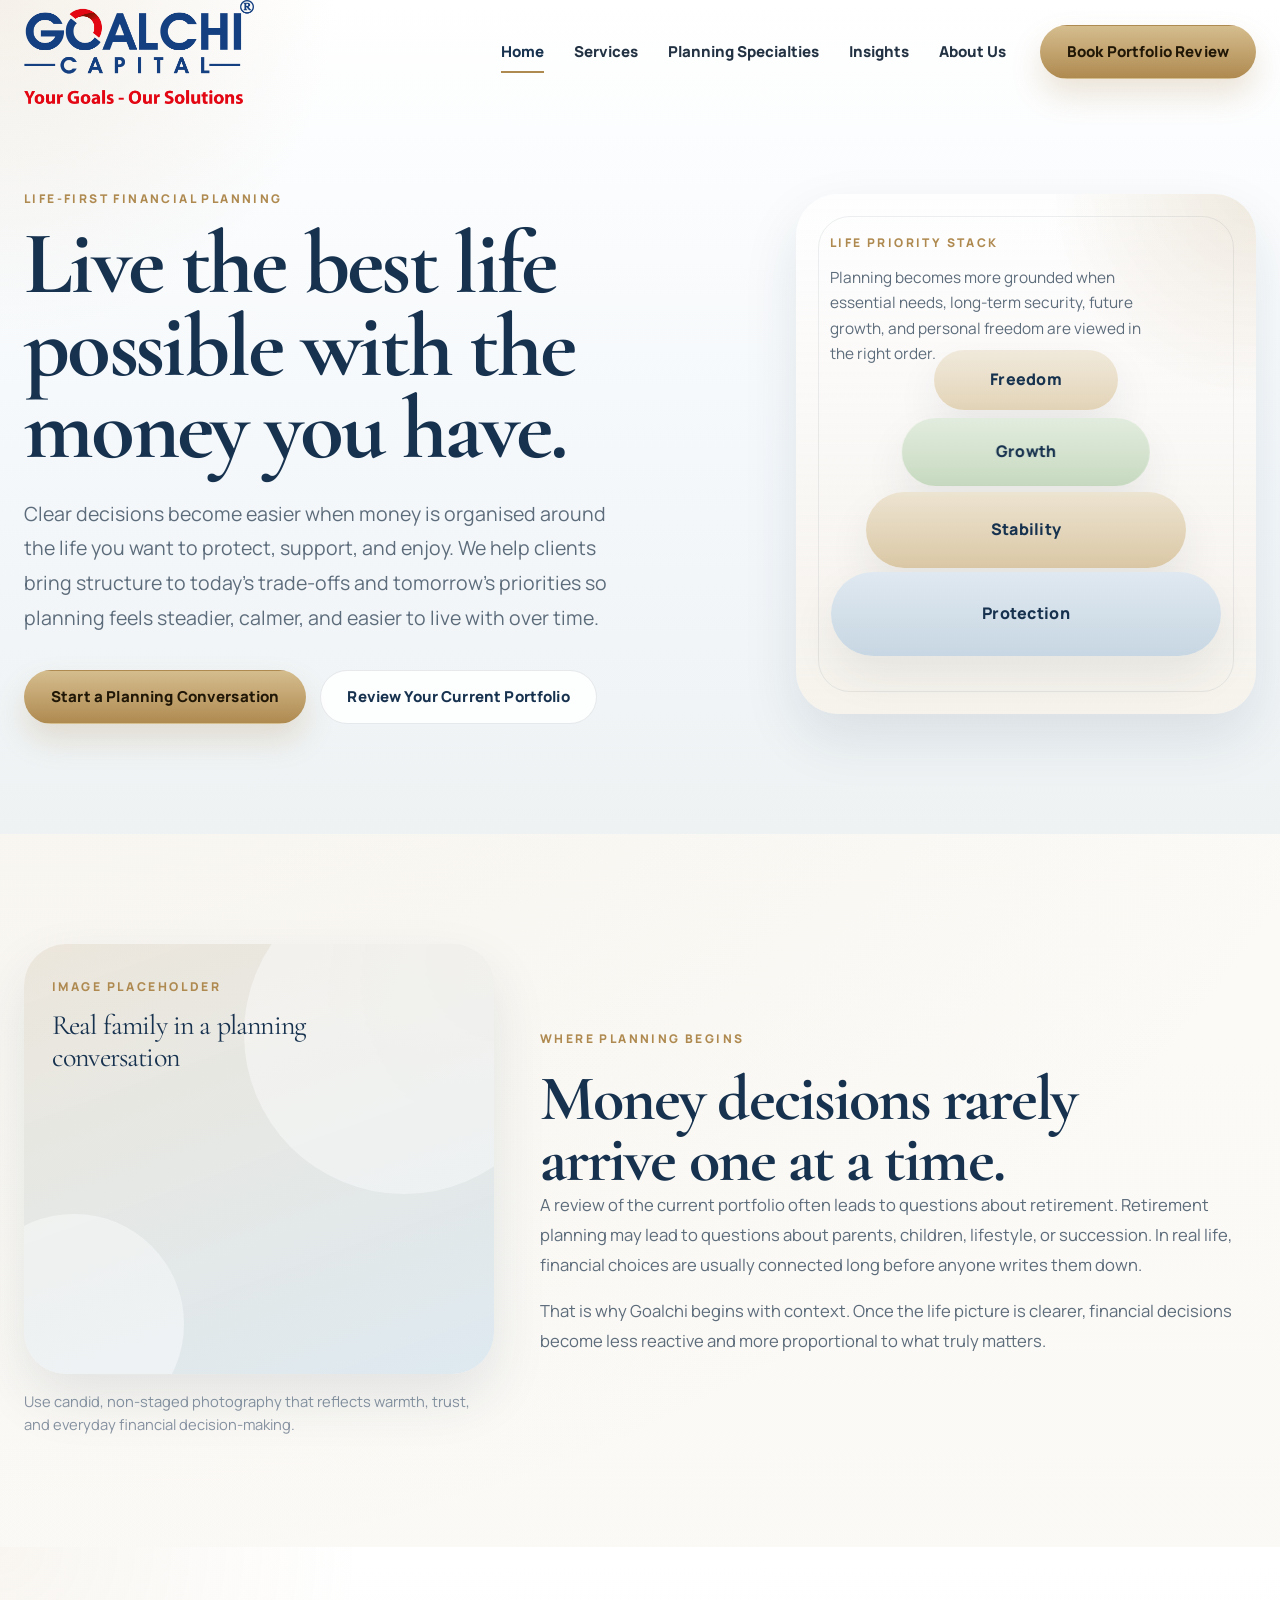
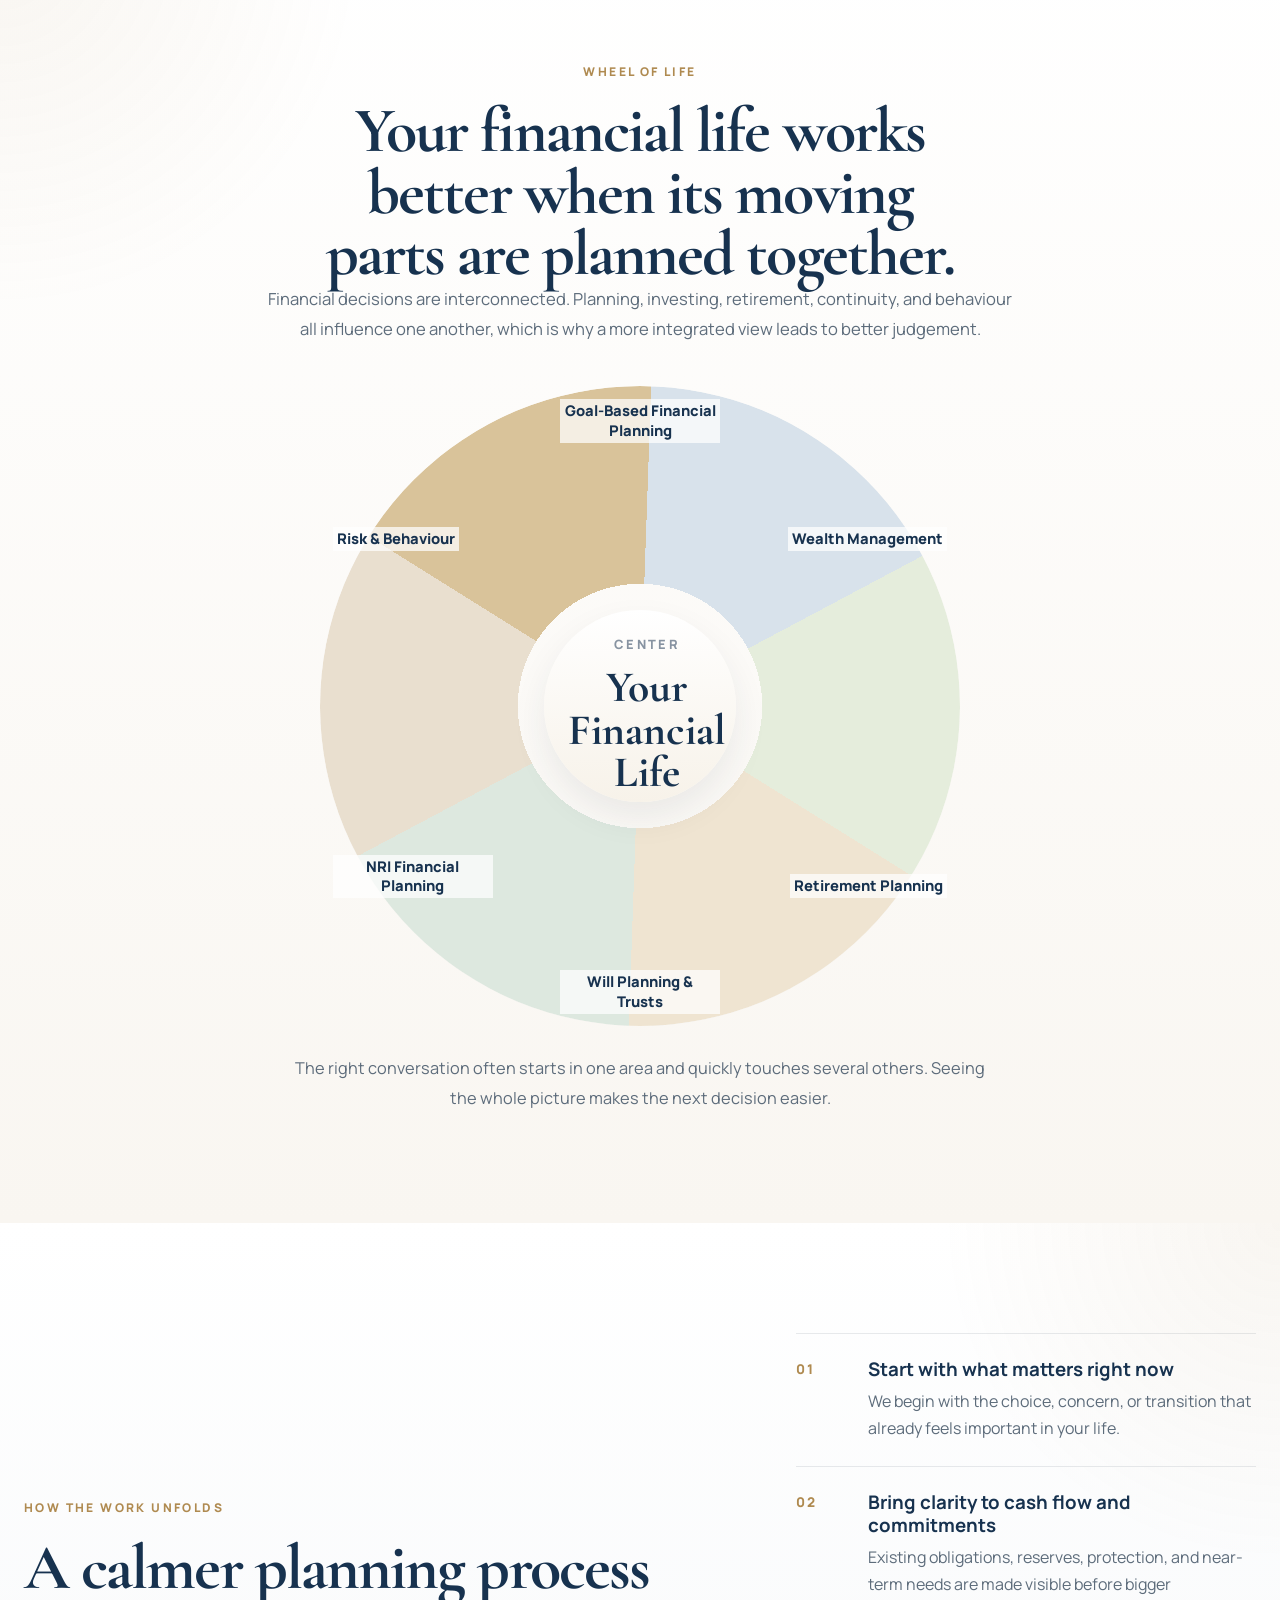
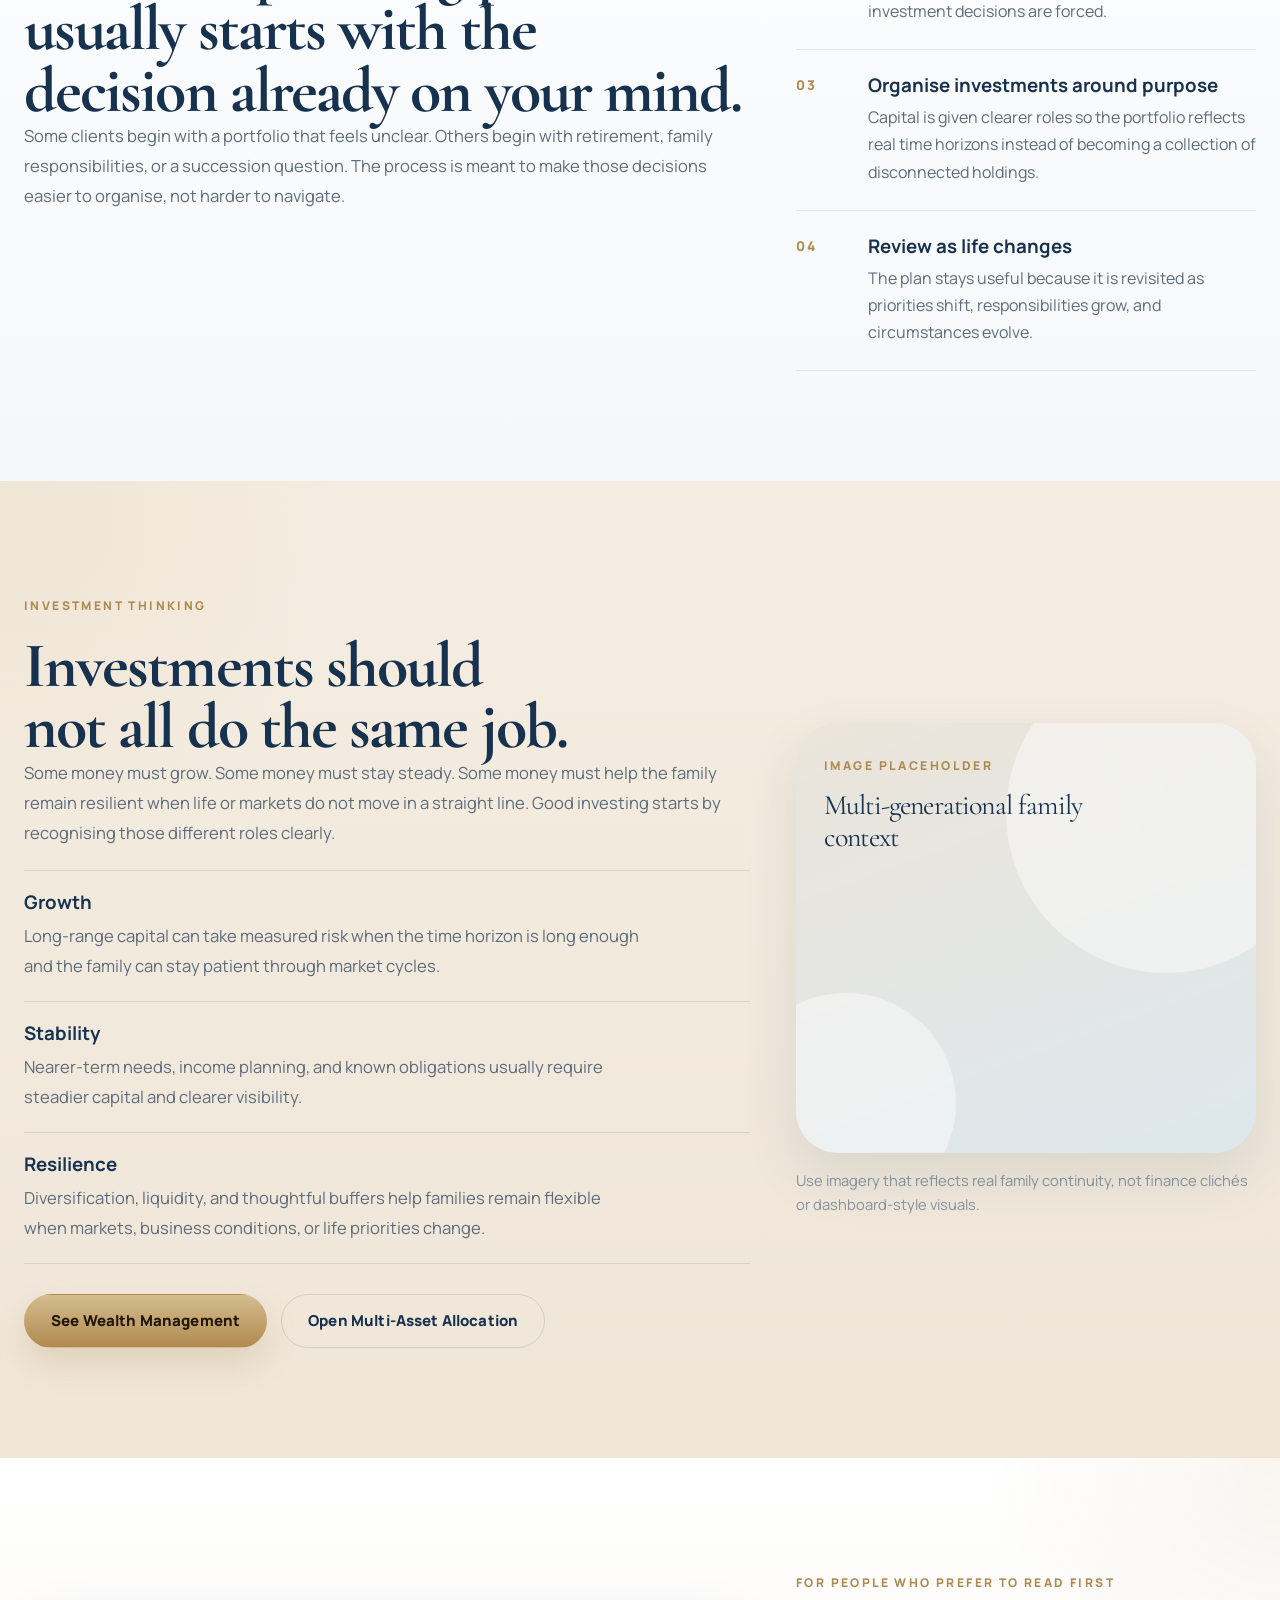
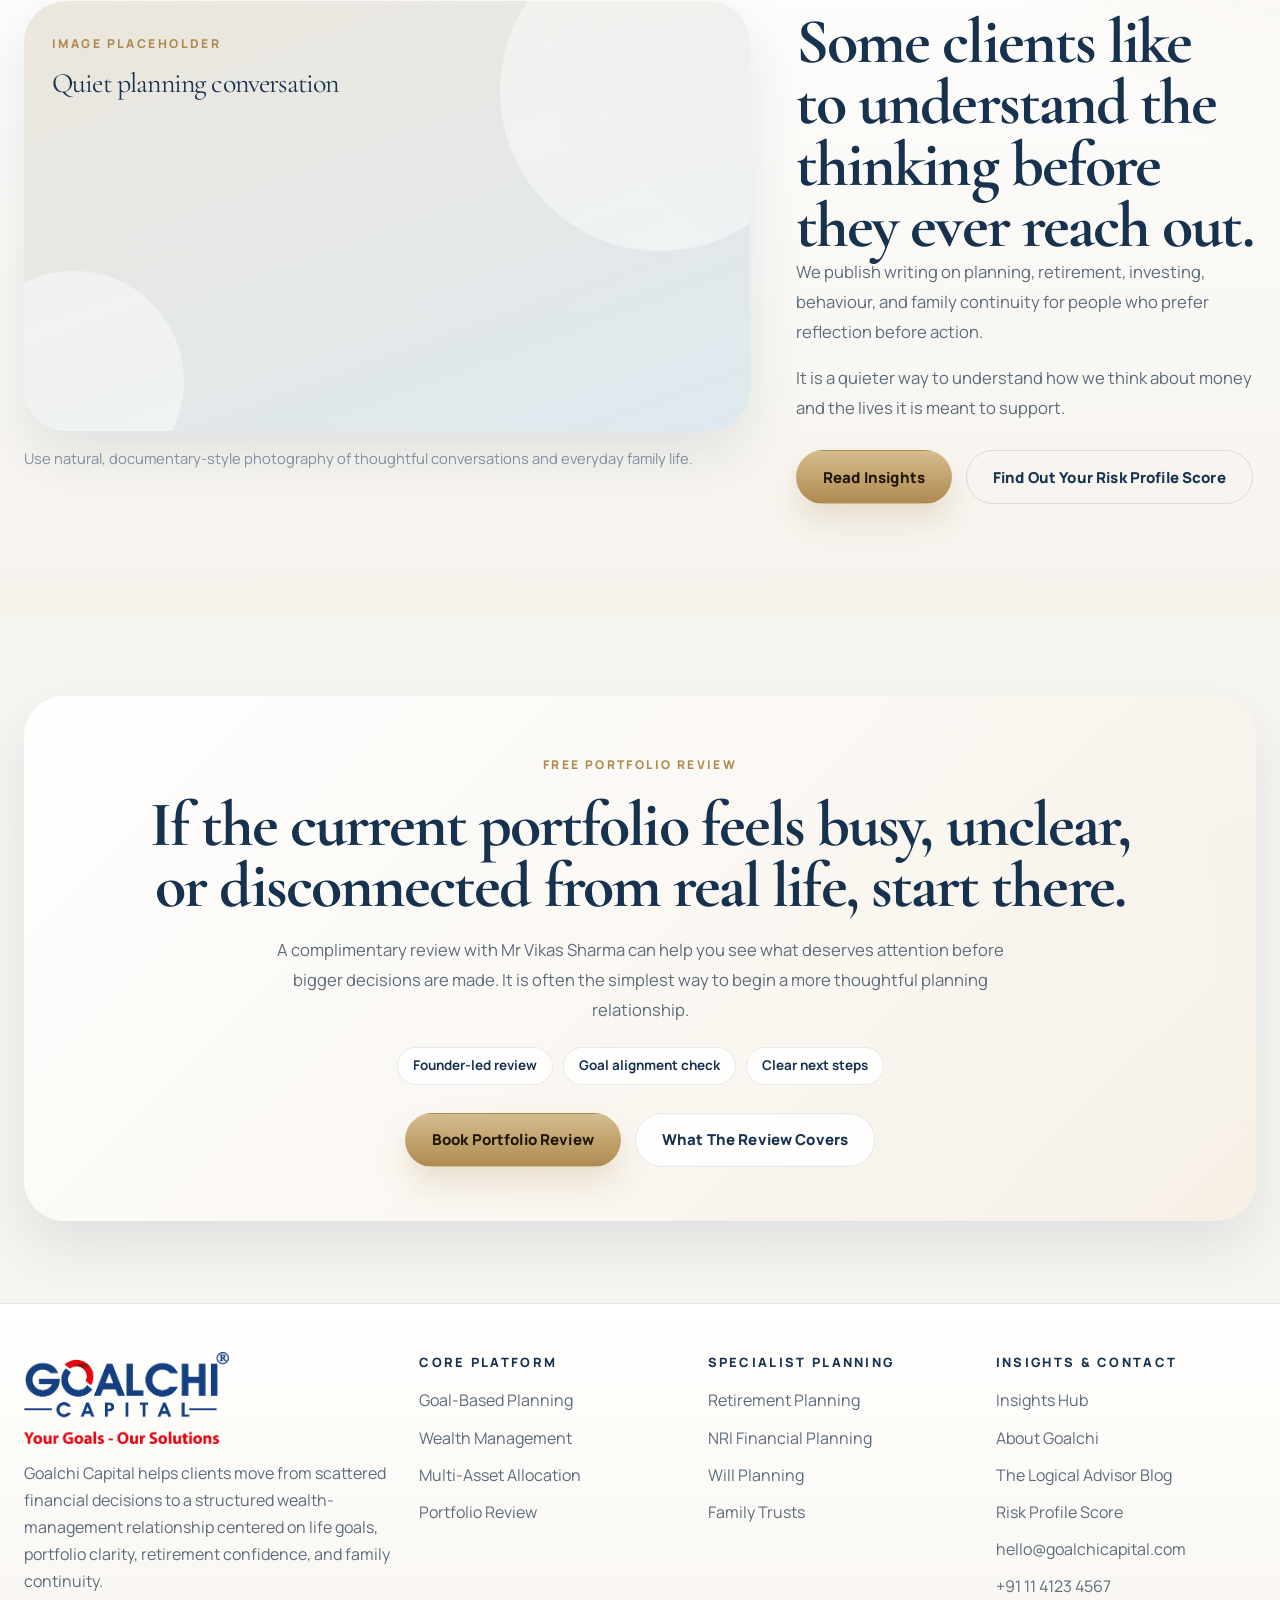
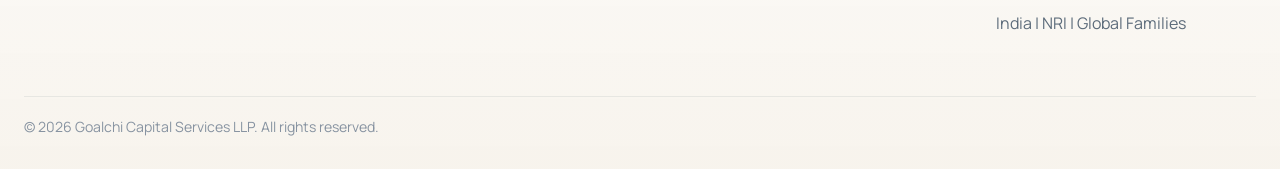
<file: index.html>
<!DOCTYPE html>
<html lang="en">
<head>
  <meta charset="UTF-8" />
  <meta name="viewport" content="width=device-width, initial-scale=1.0" />
  <title>Goalchi Capital | Financial Planning Organised Around Life Decisions</title>
  <meta
    name="description"
    content="Goalchi Capital helps clients organise money around life decisions through goal-based planning, retirement thinking, portfolio review, and family continuity."
  />
  <link rel="preconnect" href="https://fonts.googleapis.com">
  <link rel="preconnect" href="https://fonts.gstatic.com" crossorigin>
  <link
    href="https://fonts.googleapis.com/css2?family=Cormorant+Garamond:wght@500;600;700&amp;family=Manrope:wght@400;500;600;700;800&amp;display=swap"
    rel="stylesheet"
  />
  <link rel="stylesheet" href="assets/css/style.css" />
  <style>
    .home-hero {
      position: relative;
      overflow: hidden;
      padding: 184px 0 110px;
      background:
        radial-gradient(circle at top left, rgba(175, 138, 80, 0.12), transparent 22%),
        linear-gradient(180deg, #ffffff 0%, #f3f7fa 62%, #eef2f3 100%);
    }

    .home-hero::after {
      display: none;
    }

    .home-hero-grid,
    .home-story-grid,
    .home-process-grid,
    .home-investment-grid,
    .home-reading-grid {
      display: grid;
      gap: 46px;
    }

    .home-hero-grid,
    .home-process-grid,
    .home-investment-grid,
    .home-reading-grid {
      grid-template-columns: minmax(0, 1.05fr) minmax(320px, 460px);
      align-items: center;
    }

    .home-story-grid {
      grid-template-columns: minmax(320px, 470px) minmax(0, 1fr);
      align-items: center;
    }

    .home-hero-copy {
      max-width: 640px;
    }

    .home-hero-copy .eyebrow {
      margin-bottom: 14px;
    }

    .home-hero-title {
      margin: 0;
      color: var(--navy-strong);
      font-size: clamp(3.8rem, 7vw, 6.4rem);
      line-height: 0.92;
      text-wrap: balance;
    }

    .home-hero-subtext {
      max-width: 590px;
      margin-top: 26px;
      font-size: clamp(1.05rem, 1.8vw, 1.22rem);
      line-height: 1.78;
    }

    .home-hero-actions {
      margin-top: 34px;
    }

    .life-priority-stack {
      position: relative;
      min-height: 520px;
      border-radius: 42px;
      background:
        radial-gradient(circle at top right, rgba(175, 138, 80, 0.18), transparent 30%),
        linear-gradient(180deg, rgba(255, 255, 255, 0.74), rgba(246, 242, 235, 0.94));
      box-shadow: var(--shadow-card);
      overflow: hidden;
    }

    .life-priority-stack::before {
      content: "";
      position: absolute;
      inset: 22px;
      border-radius: 32px;
      border: 1px solid rgba(35, 50, 67, 0.08);
      pointer-events: none;
    }

    .stack-copy {
      position: absolute;
      top: 34px;
      left: 34px;
      right: 34px;
      z-index: 2;
    }

    .stack-copy p {
      max-width: 320px;
      margin-top: 10px;
      font-size: 0.96rem;
      line-height: 1.65;
    }

    .priority-layer {
      position: absolute;
      left: 50%;
      transform: translateX(-50%);
      display: flex;
      align-items: center;
      justify-content: center;
      border-radius: 999px;
      color: var(--navy-strong);
      font-weight: 800;
      letter-spacing: 0.02em;
      box-shadow: 0 20px 44px rgba(35, 50, 67, 0.08);
      backdrop-filter: blur(8px);
    }

    .priority-layer--protection {
      bottom: 58px;
      width: min(86%, 390px);
      min-height: 84px;
      background: linear-gradient(180deg, rgba(223, 232, 240, 0.98), rgba(198, 214, 226, 0.98));
    }

    .priority-layer--stability {
      bottom: 146px;
      width: min(70%, 320px);
      min-height: 76px;
      background: linear-gradient(180deg, rgba(236, 227, 208, 0.98), rgba(218, 199, 164, 0.98));
    }

    .priority-layer--growth {
      bottom: 228px;
      width: min(54%, 250px);
      min-height: 68px;
      background: linear-gradient(180deg, rgba(226, 236, 222, 0.98), rgba(198, 217, 191, 0.98));
    }

    .priority-layer--freedom {
      bottom: 304px;
      width: min(40%, 185px);
      min-height: 60px;
      background: linear-gradient(180deg, rgba(240, 233, 219, 0.98), rgba(226, 211, 182, 0.98));
    }

    .home-section-head {
      max-width: 760px;
      margin: 0 auto 42px;
      text-align: center;
    }

    .home-section-head h2,
    .home-editorial-copy h2,
    .home-process-copy h2,
    .home-investment-copy h2,
    .home-reading-copy h2,
    .home-review-divider h2 {
      margin: 0;
      color: var(--navy-strong);
      font-size: clamp(2.9rem, 5vw, 4.9rem);
      line-height: 0.96;
      text-wrap: balance;
    }

    .home-section-head p,
    .home-editorial-copy p,
    .home-process-copy p,
    .home-investment-copy p,
    .home-reading-copy p,
    .home-review-divider p {
      font-size: 1.04rem;
      line-height: 1.8;
    }

    .home-scene {
      margin: 0;
    }

    .scene-frame {
      position: relative;
      min-height: 430px;
      padding: 28px;
      border-radius: 42px;
      overflow: hidden;
      background:
        linear-gradient(160deg, rgba(234, 228, 217, 0.9), rgba(219, 231, 239, 0.92)),
        radial-gradient(circle at top right, rgba(175, 138, 80, 0.22), transparent 28%);
      box-shadow: var(--shadow-card);
    }

    .scene-frame::before,
    .scene-frame::after {
      content: "";
      position: absolute;
      border-radius: 50%;
      background: rgba(255, 255, 255, 0.42);
    }

    .scene-frame::before {
      width: 320px;
      height: 320px;
      right: -70px;
      top: -70px;
    }

    .scene-frame::after {
      width: 220px;
      height: 220px;
      left: -60px;
      bottom: -60px;
    }

    .scene-label {
      position: relative;
      z-index: 1;
      max-width: 310px;
      margin-top: auto;
    }

    .scene-kicker {
      display: inline-block;
      margin-bottom: 12px;
      color: var(--gold);
      font-size: 0.76rem;
      font-weight: 800;
      letter-spacing: 0.2em;
      text-transform: uppercase;
    }

    .scene-title {
      color: var(--navy-strong);
      font-size: 1.75rem;
      line-height: 1.15;
    }

    .scene-caption {
      margin-top: 16px;
      font-size: 0.92rem;
      color: var(--ink-faint);
      line-height: 1.6;
    }

    .home-editorial-copy p + p,
    .home-reading-copy p + p {
      margin-top: 16px;
    }

    .home-wheel-section {
      background:
        radial-gradient(circle at top left, rgba(175, 138, 80, 0.08), transparent 20%),
        linear-gradient(180deg, #ffffff 0%, #f9f6f1 100%);
    }

    .life-wheel-wrap {
      display: grid;
      justify-items: center;
      gap: 28px;
    }

    .life-wheel {
      position: relative;
      width: min(78vw, 640px);
      aspect-ratio: 1;
    }

    .life-wheel-ring {
      position: absolute;
      inset: 0;
      border-radius: 50%;
      background: conic-gradient(
        from -58deg,
        #d9c39a 0deg 60deg,
        #d8e2eb 60deg 120deg,
        #e5eddc 120deg 180deg,
        #efe4d1 180deg 240deg,
        #dde8df 240deg 300deg,
        #e9dfcf 300deg 360deg
      );
      box-shadow: var(--shadow-card);
      mask: radial-gradient(circle at center, transparent 0 27%, #000 27% 100%);
    }

    .life-wheel-core {
      position: absolute;
      inset: 35%;
      z-index: 2;
      display: grid;
      place-items: center;
      border-radius: 50%;
      background: linear-gradient(180deg, rgba(255, 255, 255, 0.98), rgba(247, 242, 233, 0.98));
      box-shadow: 0 16px 34px rgba(35, 50, 67, 0.08);
      text-align: center;
      padding: 24px;
    }

    .life-wheel-core span {
      display: block;
      color: var(--ink-faint);
      font-size: 0.8rem;
      font-weight: 800;
      letter-spacing: 0.18em;
      text-transform: uppercase;
    }

    .life-wheel-core strong {
      display: block;
      margin-top: 10px;
      color: var(--navy-strong);
      font-family: "Cormorant Garamond", Georgia, serif;
      font-size: clamp(2rem, 3.4vw, 2.9rem);
      line-height: 0.98;
    }

    .wheel-link {
      position: absolute;
      z-index: 3;
      max-width: 160px;
      color: var(--navy-strong);
      font-size: 0.92rem;
      font-weight: 800;
      line-height: 1.35;
      text-align: center;
    }

    .wheel-link:hover {
      color: var(--navy);
    }

    .wheel-link span {
      display: inline-block;
      padding: 2px 4px;
      background: rgba(255, 255, 255, 0.72);
    }

    .wheel-link--1 {
      top: 2%;
      left: 50%;
      transform: translateX(-50%);
    }

    .wheel-link--2 {
      top: 22%;
      right: 2%;
    }

    .wheel-link--3 {
      bottom: 20%;
      right: 2%;
    }

    .wheel-link--4 {
      bottom: 2%;
      left: 50%;
      transform: translateX(-50%);
    }

    .wheel-link--5 {
      bottom: 20%;
      left: 2%;
    }

    .wheel-link--6 {
      top: 22%;
      left: 2%;
    }

    .wheel-footnote {
      max-width: 710px;
      text-align: center;
      font-size: 1.02rem;
      line-height: 1.8;
    }

    .home-process-section {
      background:
        radial-gradient(circle at top right, rgba(175, 138, 80, 0.08), transparent 22%),
        linear-gradient(180deg, #ffffff 0%, #f5f7f9 100%);
    }

    .home-process-list {
      list-style: none;
      margin: 0;
      padding: 0;
      border-top: 1px solid rgba(35, 50, 67, 0.1);
    }

    .home-process-item {
      display: grid;
      grid-template-columns: 54px 1fr;
      gap: 18px;
      padding: 24px 0;
      border-bottom: 1px solid rgba(35, 50, 67, 0.1);
    }

    .home-process-number {
      color: var(--gold);
      font-size: 0.84rem;
      font-weight: 800;
      letter-spacing: 0.18em;
    }

    .home-process-item h3,
    .home-investment-lines h3 {
      margin: 0;
      color: var(--navy-strong);
      line-height: 1.18;
    }

    .home-process-item p {
      margin-top: 8px;
    }

    .home-investment-section {
      background:
        radial-gradient(circle at top left, rgba(175, 138, 80, 0.08), transparent 22%),
        linear-gradient(180deg, #f5ede1 0%, #efe6d8 100%);
    }

    .home-investment-lines {
      margin-top: 22px;
      border-top: 1px solid rgba(35, 50, 67, 0.12);
    }

    .home-investment-lines article {
      padding: 20px 0;
      border-bottom: 1px solid rgba(35, 50, 67, 0.12);
    }

    .home-investment-lines p {
      margin-top: 8px;
      max-width: 620px;
    }

    .home-reading-section {
      background:
        radial-gradient(circle at top right, rgba(175, 138, 80, 0.08), transparent 20%),
        linear-gradient(180deg, #ffffff 0%, #f6f3ed 100%);
    }

    .home-reading-actions {
      margin-top: 28px;
    }

    .home-review-divider {
      padding: 54px;
      border-radius: 40px;
      background:
        linear-gradient(135deg, rgba(255, 255, 255, 0.96), rgba(246, 240, 230, 0.98)),
        radial-gradient(circle at top right, rgba(175, 138, 80, 0.2), transparent 28%);
      box-shadow: var(--shadow-card);
      text-align: center;
    }

    .home-review-divider p {
      max-width: 760px;
      margin: 18px auto 0;
    }

    .home-review-marks {
      display: flex;
      flex-wrap: wrap;
      justify-content: center;
      gap: 10px;
      margin-top: 22px;
    }

    .home-review-actions {
      justify-content: center;
      margin-top: 28px;
    }

    @media (max-width: 1080px) {
      .home-hero-grid,
      .home-story-grid,
      .home-process-grid,
      .home-investment-grid,
      .home-reading-grid {
        grid-template-columns: 1fr;
      }

      .life-priority-stack {
        min-height: 480px;
      }
    }

    @media (max-width: 760px) {
      .home-hero {
        padding: 152px 0 86px;
      }

      .home-hero-title {
        font-size: clamp(3.2rem, 13vw, 4.7rem);
      }

      .home-section-head h2,
      .home-editorial-copy h2,
      .home-process-copy h2,
      .home-investment-copy h2,
      .home-reading-copy h2,
      .home-review-divider h2 {
        font-size: clamp(2.5rem, 11vw, 3.7rem);
      }

      .life-priority-stack {
        min-height: 420px;
      }

      .stack-copy {
        top: 26px;
        left: 24px;
        right: 24px;
      }

      .priority-layer--protection {
        bottom: 40px;
      }

      .priority-layer--stability {
        bottom: 122px;
      }

      .priority-layer--growth {
        bottom: 194px;
      }

      .priority-layer--freedom {
        bottom: 258px;
      }

      .life-wheel {
        width: min(100%, 420px);
      }

      .wheel-link {
        max-width: 112px;
        font-size: 0.78rem;
      }

      .wheel-link--2,
      .wheel-link--3 {
        right: -2%;
      }

      .wheel-link--5,
      .wheel-link--6 {
        left: -2%;
      }

      .scene-frame {
        min-height: 320px;
      }

      .home-review-divider {
        padding: 34px 24px;
        text-align: left;
      }

      .home-review-divider p {
        margin-left: 0;
      }

      .home-review-marks,
      .home-review-actions {
        justify-content: flex-start;
      }
    }
  </style>
</head>
<body>
  <header class="nav" id="siteNav"></header>

  <main>
    <section class="home-hero section">
      <div class="container home-hero-grid">
        <div class="home-hero-copy">
          <span class="eyebrow">Life-first financial planning</span>
          <h1 class="serif home-hero-title">Live the best life possible with the money you have.</h1>
          <p class="home-hero-subtext">
            Clear decisions become easier when money is organised around the life you want to protect, support, and enjoy.
            We help clients bring structure to today's trade-offs and tomorrow's priorities so planning feels steadier, calmer, and easier to live with over time.
          </p>

          <div class="btn-row home-hero-actions">
            <a href="goal-based-planning.html" class="btn btn-primary">Start a Planning Conversation</a>
            <a href="portfolio-review.html" class="btn btn-secondary">Review Your Current Portfolio</a>
          </div>
        </div>

        <aside class="life-priority-stack" aria-label="Life Priority Stack">
          <div class="stack-copy">
            <span class="card-kicker">Life Priority Stack</span>
            <p>Planning becomes more grounded when essential needs, long-term security, future growth, and personal freedom are viewed in the right order.</p>
          </div>

          <div class="priority-layer priority-layer--freedom">Freedom</div>
          <div class="priority-layer priority-layer--growth">Growth</div>
          <div class="priority-layer priority-layer--stability">Stability</div>
          <div class="priority-layer priority-layer--protection">Protection</div>
        </aside>
      </div>
    </section>

    <section class="section section-pad">
      <div class="container home-story-grid">
        <figure class="home-scene">
          <div class="scene-frame">
            <div class="scene-label">
              <span class="scene-kicker">Image Placeholder</span>
              <div class="scene-title serif">Real family in a planning conversation</div>
            </div>
          </div>
          <figcaption class="scene-caption">Use candid, non-staged photography that reflects warmth, trust, and everyday financial decision-making.</figcaption>
        </figure>

        <div class="home-editorial-copy">
          <span class="eyebrow">Where planning begins</span>
          <h2 class="serif">Money decisions rarely arrive one at a time.</h2>
          <p>
            A review of the current portfolio often leads to questions about retirement. Retirement planning may lead to questions about parents, children, lifestyle, or succession. In real life, financial choices are usually connected long before anyone writes them down.
          </p>
          <p>
            That is why Goalchi begins with context. Once the life picture is clearer, financial decisions become less reactive and more proportional to what truly matters.
          </p>
        </div>
      </div>
    </section>

    <section class="home-wheel-section section section-pad">
      <div class="container home-section-head">
        <span class="eyebrow">Wheel Of Life</span>
        <h2 class="serif">Your financial life works better when its moving parts are planned together.</h2>
        <p>
          Financial decisions are interconnected. Planning, investing, retirement, continuity, and behaviour all influence one another, which is why a more integrated view leads to better judgement.
        </p>
      </div>

      <div class="container life-wheel-wrap">
        <div class="life-wheel" aria-label="Wheel of life">
          <div class="life-wheel-ring" aria-hidden="true"></div>

          <div class="life-wheel-core">
            <div>
              <span>Center</span>
              <strong>Your Financial Life</strong>
            </div>
          </div>

          <a class="wheel-link wheel-link--1" href="goal-based-planning.html"><span>Goal-Based Financial Planning</span></a>
          <a class="wheel-link wheel-link--2" href="wealth-management.html"><span>Wealth Management</span></a>
          <a class="wheel-link wheel-link--3" href="retirement-planning.html"><span>Retirement Planning</span></a>
          <a class="wheel-link wheel-link--4" href="will-planning.html"><span>Will Planning &amp; Trusts</span></a>
          <a class="wheel-link wheel-link--5" href="nri-financial-planning.html"><span>NRI Financial Planning</span></a>
          <a class="wheel-link wheel-link--6" href="https://goalchicapital.github.io/risk-profiler/" target="_blank" rel="noreferrer"><span>Risk &amp; Behaviour</span></a>
        </div>

        <p class="wheel-footnote">
          The right conversation often starts in one area and quickly touches several others. Seeing the whole picture makes the next decision easier.
        </p>
      </div>
    </section>

    <section class="home-process-section section section-pad">
      <div class="container home-process-grid">
        <div class="home-process-copy">
          <span class="eyebrow">How The Work Unfolds</span>
          <h2 class="serif">A calmer planning process usually starts with the decision already on your mind.</h2>
          <p>
            Some clients begin with a portfolio that feels unclear. Others begin with retirement, family responsibilities, or a succession question. The process is meant to make those decisions easier to organise, not harder to navigate.
          </p>
        </div>

        <ol class="home-process-list">
          <li class="home-process-item">
            <span class="home-process-number">01</span>
            <div>
              <h3>Start with what matters right now</h3>
              <p>We begin with the choice, concern, or transition that already feels important in your life.</p>
            </div>
          </li>
          <li class="home-process-item">
            <span class="home-process-number">02</span>
            <div>
              <h3>Bring clarity to cash flow and commitments</h3>
              <p>Existing obligations, reserves, protection, and near-term needs are made visible before bigger investment decisions are forced.</p>
            </div>
          </li>
          <li class="home-process-item">
            <span class="home-process-number">03</span>
            <div>
              <h3>Organise investments around purpose</h3>
              <p>Capital is given clearer roles so the portfolio reflects real time horizons instead of becoming a collection of disconnected holdings.</p>
            </div>
          </li>
          <li class="home-process-item">
            <span class="home-process-number">04</span>
            <div>
              <h3>Review as life changes</h3>
              <p>The plan stays useful because it is revisited as priorities shift, responsibilities grow, and circumstances evolve.</p>
            </div>
          </li>
        </ol>
      </div>
    </section>

    <section class="home-investment-section section section-pad">
      <div class="container home-investment-grid">
        <div class="home-investment-copy">
          <span class="eyebrow">Investment Thinking</span>
          <h2 class="serif">Investments should not all do the same job.</h2>
          <p>
            Some money must grow. Some money must stay steady. Some money must help the family remain resilient when life or markets do not move in a straight line. Good investing starts by recognising those different roles clearly.
          </p>

          <div class="home-investment-lines">
            <article>
              <h3>Growth</h3>
              <p>Long-range capital can take measured risk when the time horizon is long enough and the family can stay patient through market cycles.</p>
            </article>
            <article>
              <h3>Stability</h3>
              <p>Nearer-term needs, income planning, and known obligations usually require steadier capital and clearer visibility.</p>
            </article>
            <article>
              <h3>Resilience</h3>
              <p>Diversification, liquidity, and thoughtful buffers help families remain flexible when markets, business conditions, or life priorities change.</p>
            </article>
          </div>

          <div class="btn-row" style="margin-top:30px;">
            <a href="wealth-management.html" class="btn btn-primary">See Wealth Management</a>
            <a href="multi-asset-allocation.html" class="btn btn-outline">Open Multi-Asset Allocation</a>
          </div>
        </div>

        <figure class="home-scene">
          <div class="scene-frame">
            <div class="scene-label">
              <span class="scene-kicker">Image Placeholder</span>
              <div class="scene-title serif">Multi-generational family context</div>
            </div>
          </div>
          <figcaption class="scene-caption">Use imagery that reflects real family continuity, not finance clichés or dashboard-style visuals.</figcaption>
        </figure>
      </div>
    </section>

    <section class="home-reading-section section section-pad">
      <div class="container home-reading-grid">
        <figure class="home-scene">
          <div class="scene-frame">
            <div class="scene-label">
              <span class="scene-kicker">Image Placeholder</span>
              <div class="scene-title serif">Quiet planning conversation</div>
            </div>
          </div>
          <figcaption class="scene-caption">Use natural, documentary-style photography of thoughtful conversations and everyday family life.</figcaption>
        </figure>

        <div class="home-reading-copy">
          <span class="eyebrow">For People Who Prefer To Read First</span>
          <h2 class="serif">Some clients like to understand the thinking before they ever reach out.</h2>
          <p>
            We publish writing on planning, retirement, investing, behaviour, and family continuity for people who prefer reflection before action.
          </p>
          <p>
            It is a quieter way to understand how we think about money and the lives it is meant to support.
          </p>

          <div class="btn-row home-reading-actions">
            <a href="insights.html" class="btn btn-primary">Read Insights</a>
            <a href="https://goalchicapital.github.io/risk-profiler/" class="btn btn-outline" target="_blank" rel="noreferrer">Find Out Your Risk Profile Score</a>
          </div>
        </div>
      </div>
    </section>

    <section class="section section-compact">
      <div class="container">
        <div class="home-review-divider">
          <span class="eyebrow">Free Portfolio Review</span>
          <h2 class="serif">If the current portfolio feels busy, unclear, or disconnected from real life, start there.</h2>
          <p>
            A complimentary review with Mr Vikas Sharma can help you see what deserves attention before bigger decisions are made. It is often the simplest way to begin a more thoughtful planning relationship.
          </p>

          <div class="home-review-marks">
            <span class="micro-pill">Founder-led review</span>
            <span class="micro-pill">Goal alignment check</span>
            <span class="micro-pill">Clear next steps</span>
          </div>

          <div class="btn-row home-review-actions">
            <a href="https://calendly.com/goalchicapital/portfolio-review-meeting-with-mr-vikas-sharma?back=1&amp;month=2026-03" class="btn btn-primary" target="_blank" rel="noreferrer">Book Portfolio Review</a>
            <a href="portfolio-review.html" class="btn btn-secondary">What The Review Covers</a>
          </div>
        </div>
      </div>
    </section>
  </main>

  <footer class="footer"></footer>

  <script src="assets/js/main.js"></script>
</body>
</html>
</file>
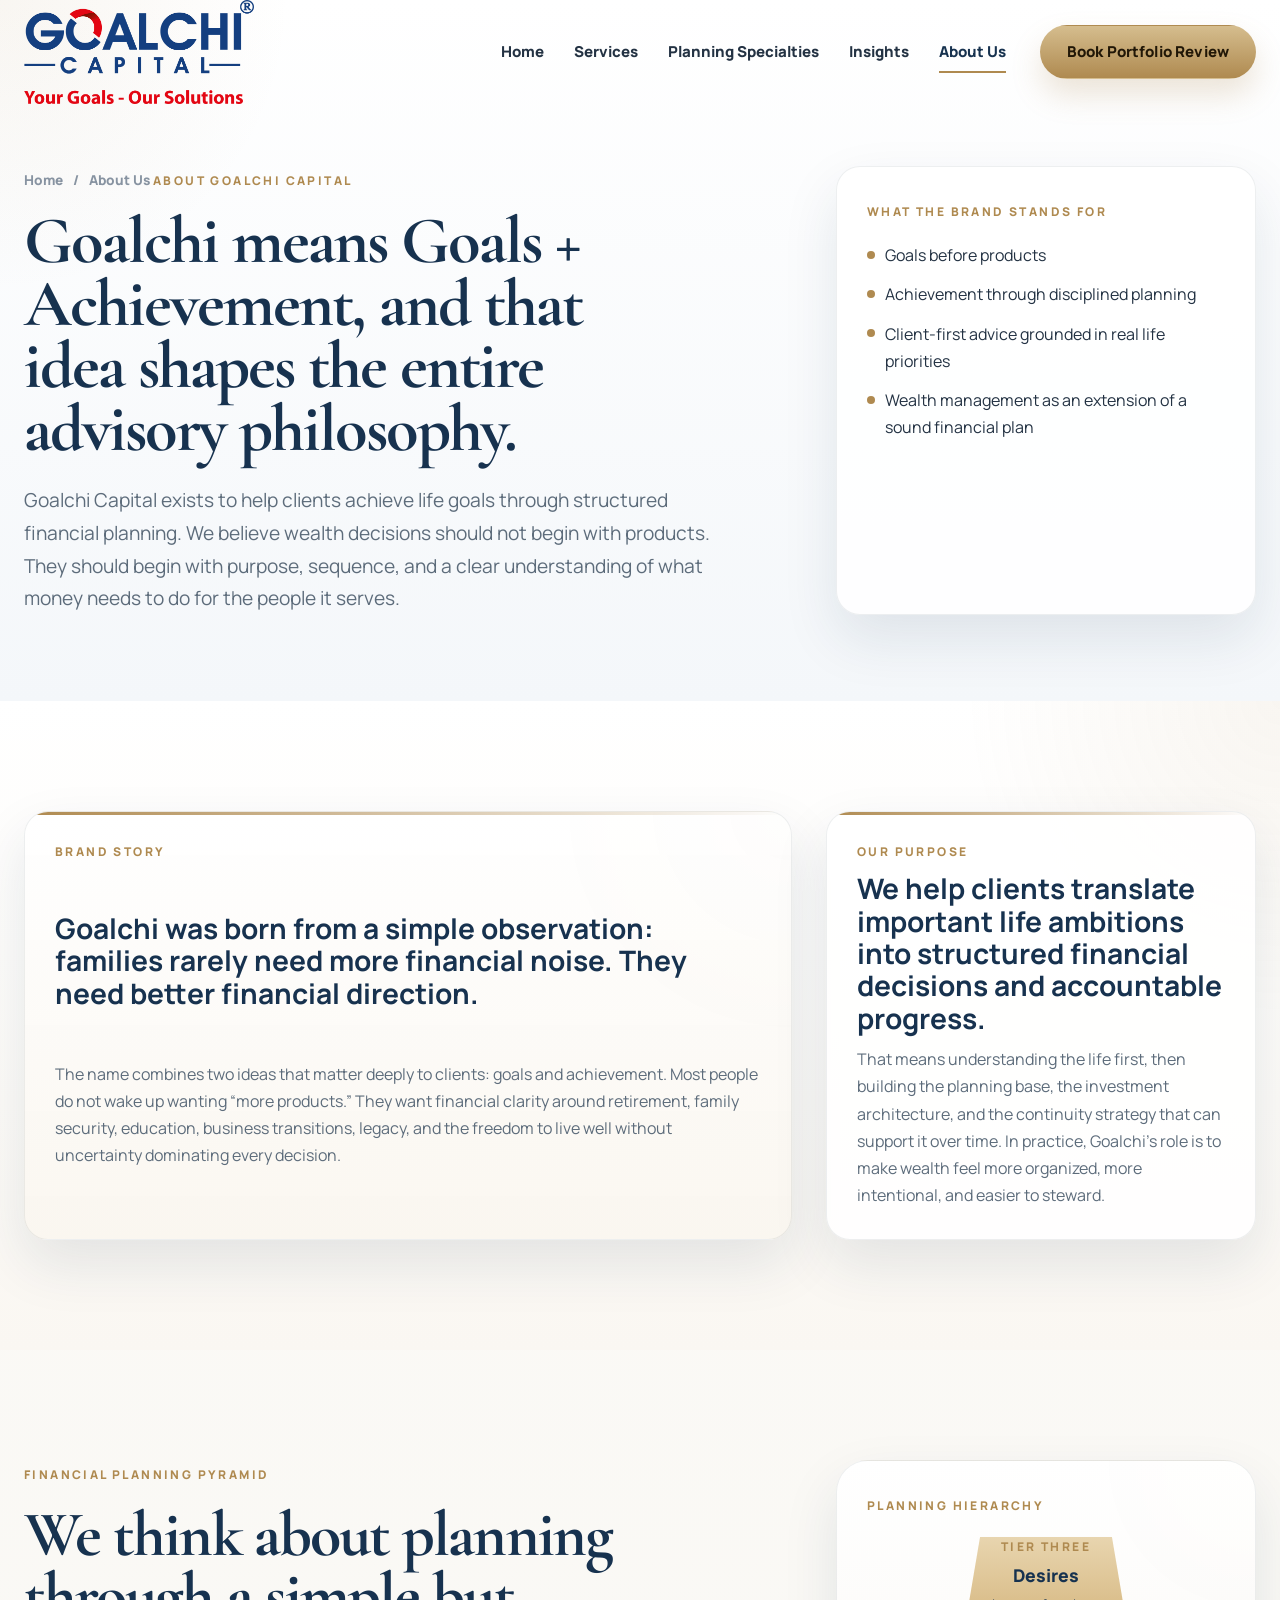
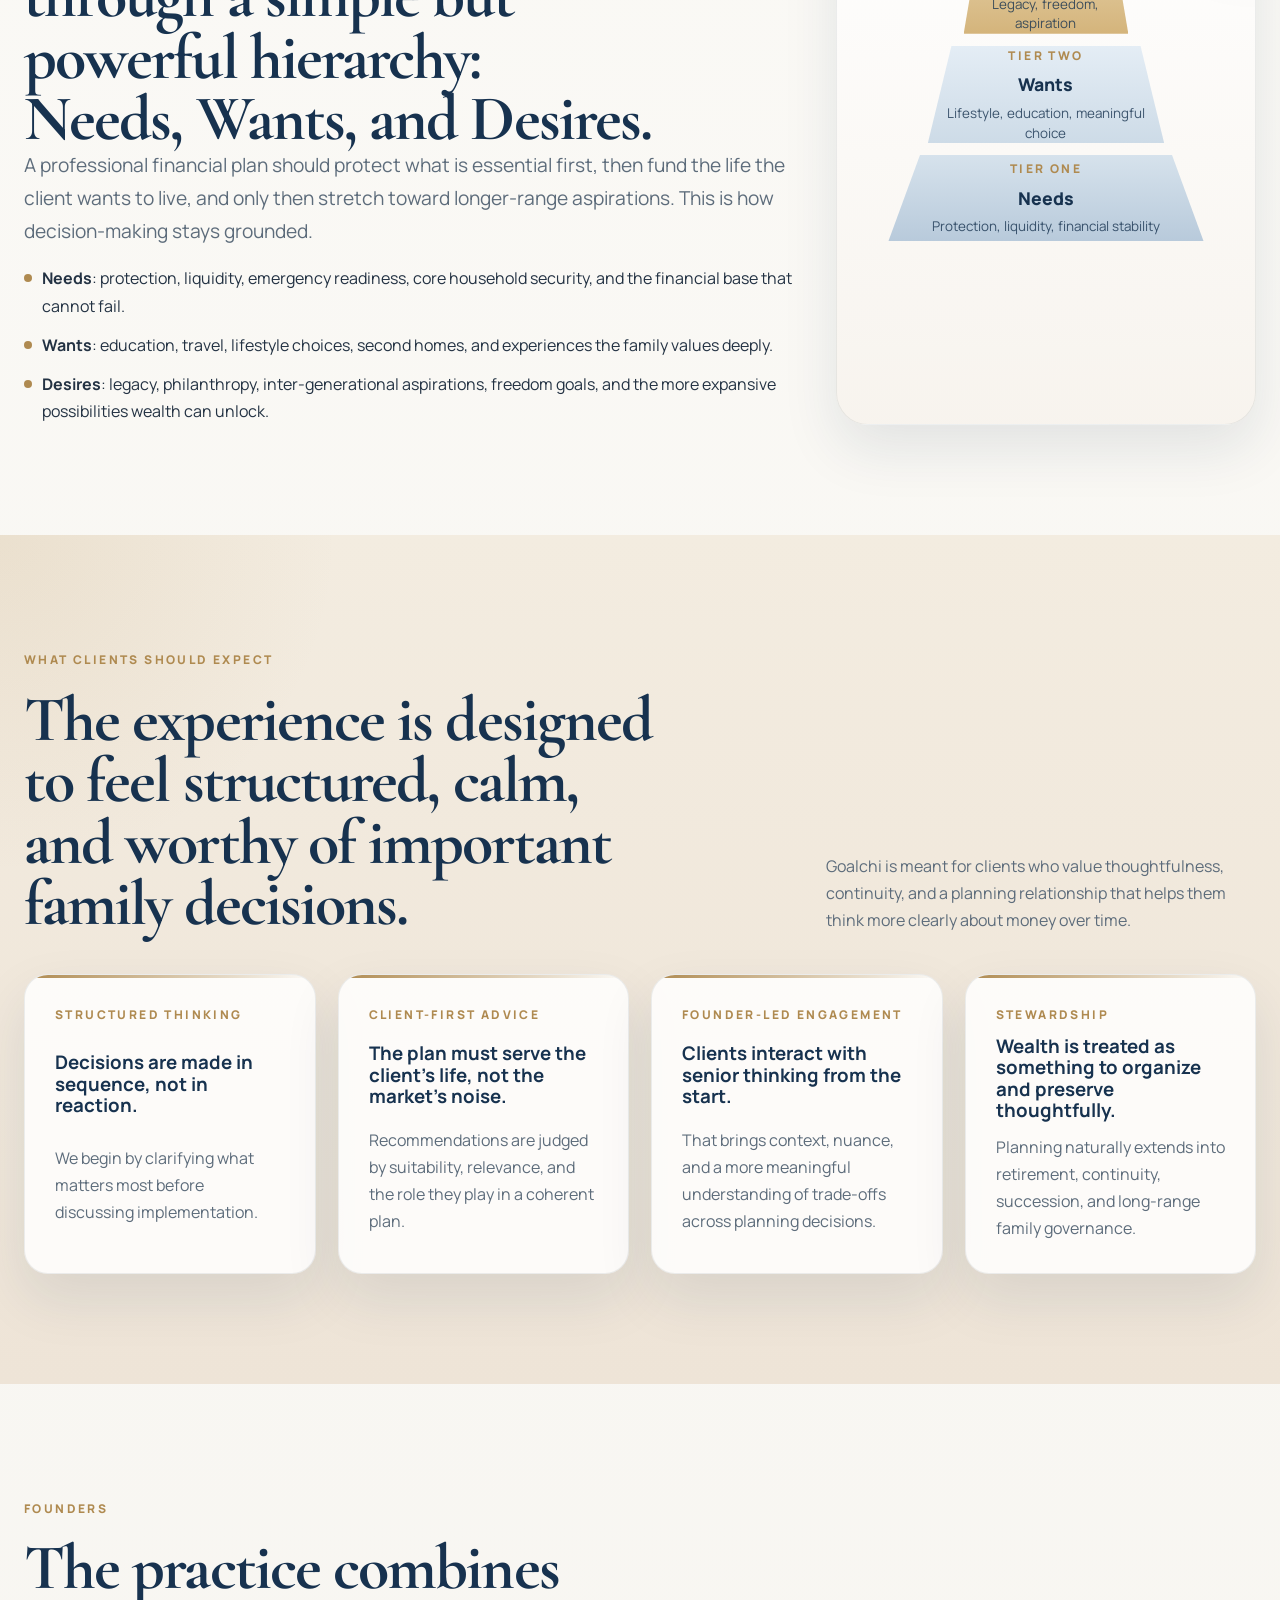
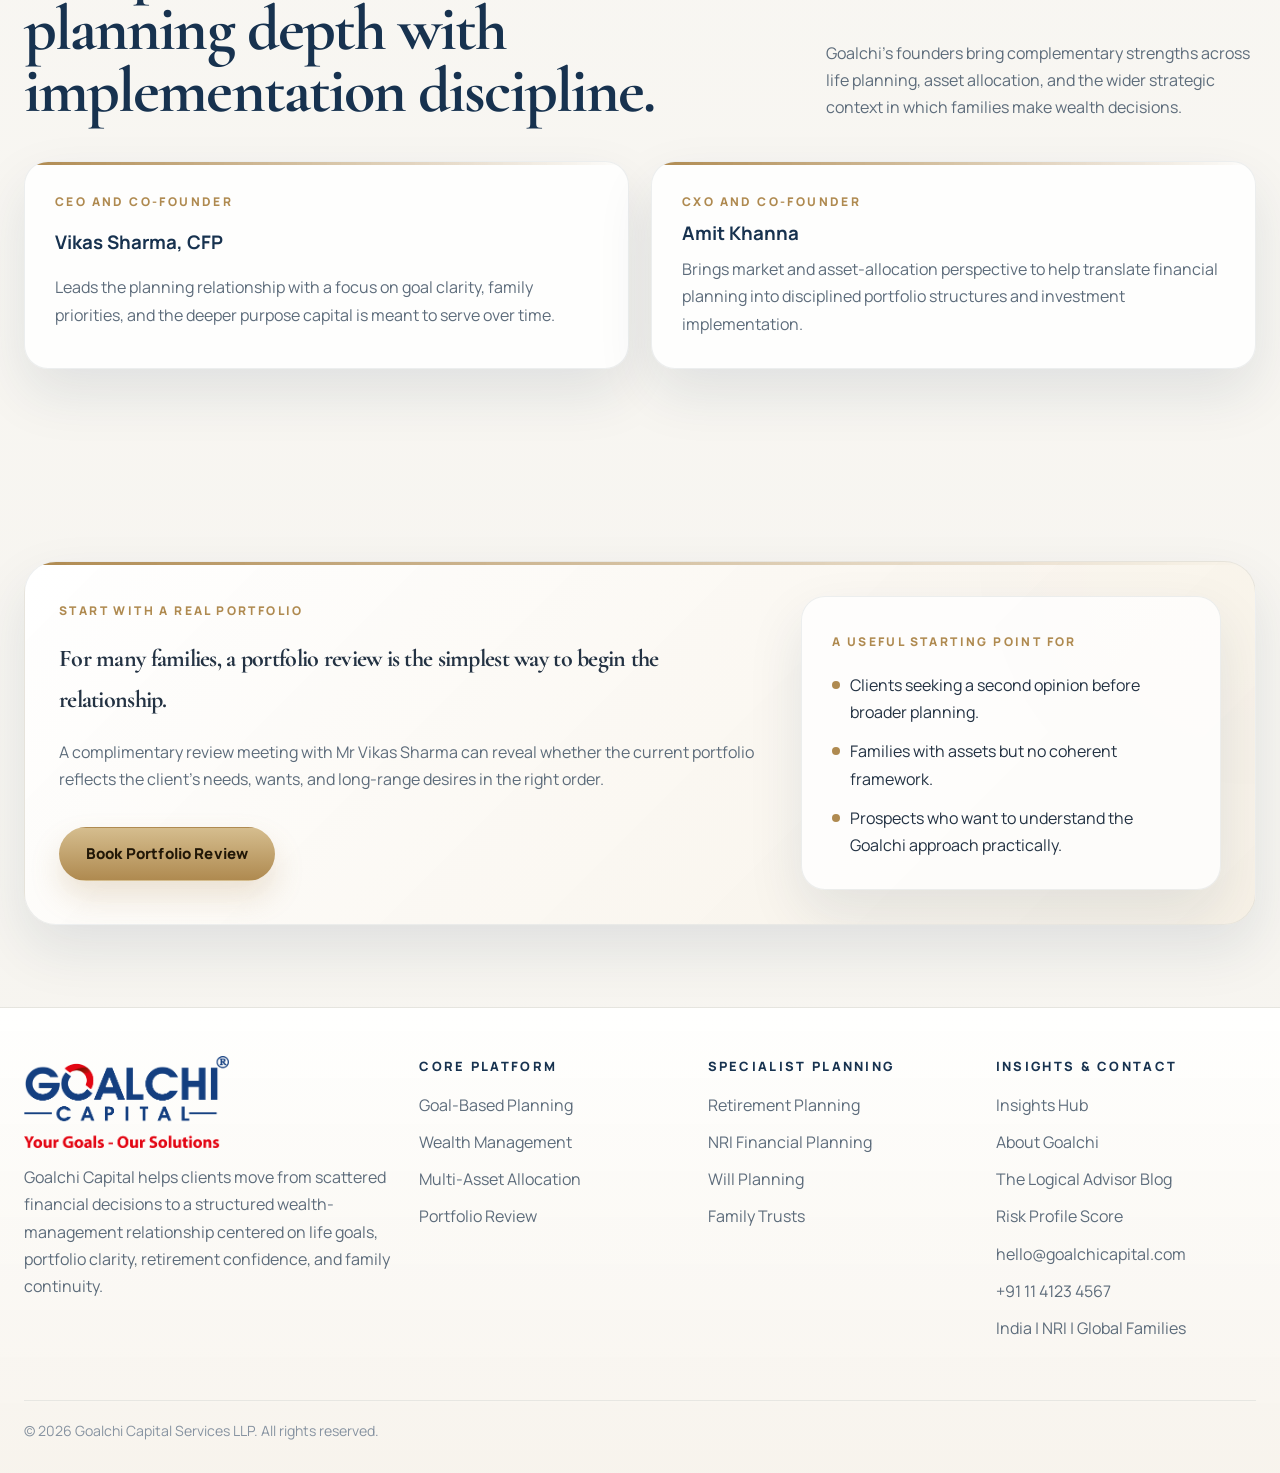
<file: about.html>
<!DOCTYPE html>
<html lang="en">
<head>
  <meta charset="UTF-8" />
  <meta name="viewport" content="width=device-width, initial-scale=1.0" />
  <title>About Goalchi Capital | Goals + Achievement</title>
  <meta
    name="description"
    content="Learn the story behind Goalchi Capital, where Goals + Achievement becomes a client-first financial planning philosophy built around needs, wants, and desires."
  />
  <link rel="preconnect" href="https://fonts.googleapis.com">
  <link rel="preconnect" href="https://fonts.gstatic.com" crossorigin>
  <link
    href="https://fonts.googleapis.com/css2?family=Cormorant+Garamond:wght@500;600;700&amp;family=Manrope:wght@400;500;600;700;800&amp;display=swap"
    rel="stylesheet"
  />
  <link rel="stylesheet" href="assets/css/style.css" />
</head>
<body>
  <header class="nav" id="siteNav"></header>

  <main>
    <section class="page-hero section">
      <div class="container page-hero-grid">
        <div class="page-copy">
          <div class="page-breadcrumb"><a href="index.html">Home</a> / <span>About Us</span></div>
          <span class="eyebrow">About Goalchi Capital</span>
          <h1 class="serif page-title">Goalchi means Goals + Achievement, and that idea shapes the entire advisory philosophy.</h1>
          <p>
            Goalchi Capital exists to help clients achieve life goals through structured financial planning.
            We believe wealth decisions should not begin with products. They should begin with purpose,
            sequence, and a clear understanding of what money needs to do for the people it serves.
          </p>
        </div>

        <aside class="page-side">
          <div class="page-note">
            <span class="card-kicker">What The Brand Stands For</span>
            <ul class="clean-list">
              <li>Goals before products</li>
              <li>Achievement through disciplined planning</li>
              <li>Client-first advice grounded in real life priorities</li>
              <li>Wealth management as an extension of a sound financial plan</li>
            </ul>
          </div>
        </aside>
      </div>
    </section>

    <section class="paper-section section-pad section">
      <div class="container story-grid">
        <article class="story-card highlight">
          <span class="card-kicker">Brand Story</span>
          <h3>Goalchi was born from a simple observation: families rarely need more financial noise. They need better financial direction.</h3>
          <p>
            The name combines two ideas that matter deeply to clients: goals and achievement. Most people do not
            wake up wanting “more products.” They want financial clarity around retirement, family security, education,
            business transitions, legacy, and the freedom to live well without uncertainty dominating every decision.
          </p>
        </article>

        <article class="story-card">
          <span class="card-kicker">Our Purpose</span>
          <h3>We help clients translate important life ambitions into structured financial decisions and accountable progress.</h3>
          <p>
            That means understanding the life first, then building the planning base, the investment architecture,
            and the continuity strategy that can support it over time. In practice, Goalchi’s role is to make wealth
            feel more organized, more intentional, and easier to steward.
          </p>
        </article>
      </div>
    </section>

    <section class="section section-pad">
      <div class="container feature-split">
        <div class="feature-copy">
          <span class="eyebrow">Financial Planning Pyramid</span>
          <h2 class="serif">We think about planning through a simple but powerful hierarchy: Needs, Wants, and Desires.</h2>
          <p class="lead">
            A professional financial plan should protect what is essential first, then fund the life the client wants to live,
            and only then stretch toward longer-range aspirations. This is how decision-making stays grounded.
          </p>

          <ul class="pyramid-notes">
            <li><strong>Needs</strong>: protection, liquidity, emergency readiness, core household security, and the financial base that cannot fail.</li>
            <li><strong>Wants</strong>: education, travel, lifestyle choices, second homes, and experiences the family values deeply.</li>
            <li><strong>Desires</strong>: legacy, philanthropy, inter-generational aspirations, freedom goals, and the more expansive possibilities wealth can unlock.</li>
          </ul>
        </div>

        <aside class="pyramid-panel">
          <span class="card-kicker">Planning Hierarchy</span>
          <div class="pyramid-figure">
            <div class="pyramid-tier pyramid-tier--desires">
              <span class="tier-label">Tier Three</span>
              <span class="tier-title">Desires</span>
              <span class="tier-copy">Legacy, freedom, aspiration</span>
            </div>
            <div class="pyramid-tier pyramid-tier--wants">
              <span class="tier-label">Tier Two</span>
              <span class="tier-title">Wants</span>
              <span class="tier-copy">Lifestyle, education, meaningful choice</span>
            </div>
            <div class="pyramid-tier pyramid-tier--needs">
              <span class="tier-label">Tier One</span>
              <span class="tier-title">Needs</span>
              <span class="tier-copy">Protection, liquidity, financial stability</span>
            </div>
          </div>
        </aside>
      </div>
    </section>

    <section class="sand-section section-pad section">
      <div class="container split-heading">
        <div>
          <span class="eyebrow">What Clients Should Expect</span>
          <h2 class="serif">The experience is designed to feel structured, calm, and worthy of important family decisions.</h2>
        </div>
        <p>
          Goalchi is meant for clients who value thoughtfulness, continuity, and a planning relationship that helps them think more clearly about money over time.
        </p>
      </div>

      <div class="container service-grid">
        <article class="service-card">
          <span class="card-kicker">Structured Thinking</span>
          <h3>Decisions are made in sequence, not in reaction.</h3>
          <p>We begin by clarifying what matters most before discussing implementation.</p>
        </article>

        <article class="service-card">
          <span class="card-kicker">Client-First Advice</span>
          <h3>The plan must serve the client’s life, not the market’s noise.</h3>
          <p>Recommendations are judged by suitability, relevance, and the role they play in a coherent plan.</p>
        </article>

        <article class="service-card">
          <span class="card-kicker">Founder-Led Engagement</span>
          <h3>Clients interact with senior thinking from the start.</h3>
          <p>That brings context, nuance, and a more meaningful understanding of trade-offs across planning decisions.</p>
        </article>

        <article class="service-card">
          <span class="card-kicker">Stewardship</span>
          <h3>Wealth is treated as something to organize and preserve thoughtfully.</h3>
          <p>Planning naturally extends into retirement, continuity, succession, and long-range family governance.</p>
        </article>
      </div>
    </section>

    <section class="section section-pad">
      <div class="container split-heading">
        <div>
          <span class="eyebrow">Founders</span>
          <h2 class="serif">The practice combines planning depth with implementation discipline.</h2>
        </div>
        <p>
          Goalchi’s founders bring complementary strengths across life planning, asset allocation, and the wider strategic context in which families make wealth decisions.
        </p>
      </div>

      <div class="container card-grid">
        <article class="detail-card">
          <span class="card-kicker">CEO and Co-Founder</span>
          <h3>Vikas Sharma, CFP</h3>
          <p>
            Leads the planning relationship with a focus on goal clarity, family priorities, and the deeper purpose capital is meant to serve over time.
          </p>
        </article>

        <article class="detail-card">
          <span class="card-kicker">CXO and Co-Founder</span>
          <h3>Amit Khanna</h3>
          <p>
            Brings market and asset-allocation perspective to help translate financial planning into disciplined portfolio structures and investment implementation.
          </p>
        </article>
      </div>
    </section>

    <section class="section section-compact">
      <div class="container">
        <div class="review-divider">
          <div class="review-grid">
            <div class="review-copy">
              <span class="eyebrow">Start With A Real Portfolio</span>
              <h2 class="serif">For many families, a portfolio review is the simplest way to begin the relationship.</h2>
              <p>
                A complimentary review meeting with Mr Vikas Sharma can reveal whether the current portfolio reflects the client’s needs,
                wants, and long-range desires in the right order.
              </p>
              <div class="btn-row">
                <a href="https://calendly.com/goalchicapital/portfolio-review-meeting-with-mr-vikas-sharma?back=1&amp;month=2026-03" class="btn btn-primary" target="_blank" rel="noreferrer">Book Portfolio Review</a>
              </div>
            </div>

            <aside class="review-panel">
              <span class="card-kicker">A Useful Starting Point For</span>
              <ul class="clean-list">
                <li>Clients seeking a second opinion before broader planning.</li>
                <li>Families with assets but no coherent framework.</li>
                <li>Prospects who want to understand the Goalchi approach practically.</li>
              </ul>
            </aside>
          </div>
        </div>
      </div>
    </section>
  </main>

  <footer class="footer"></footer>

  <script src="assets/js/main.js"></script>
</body>
</html>
</file>
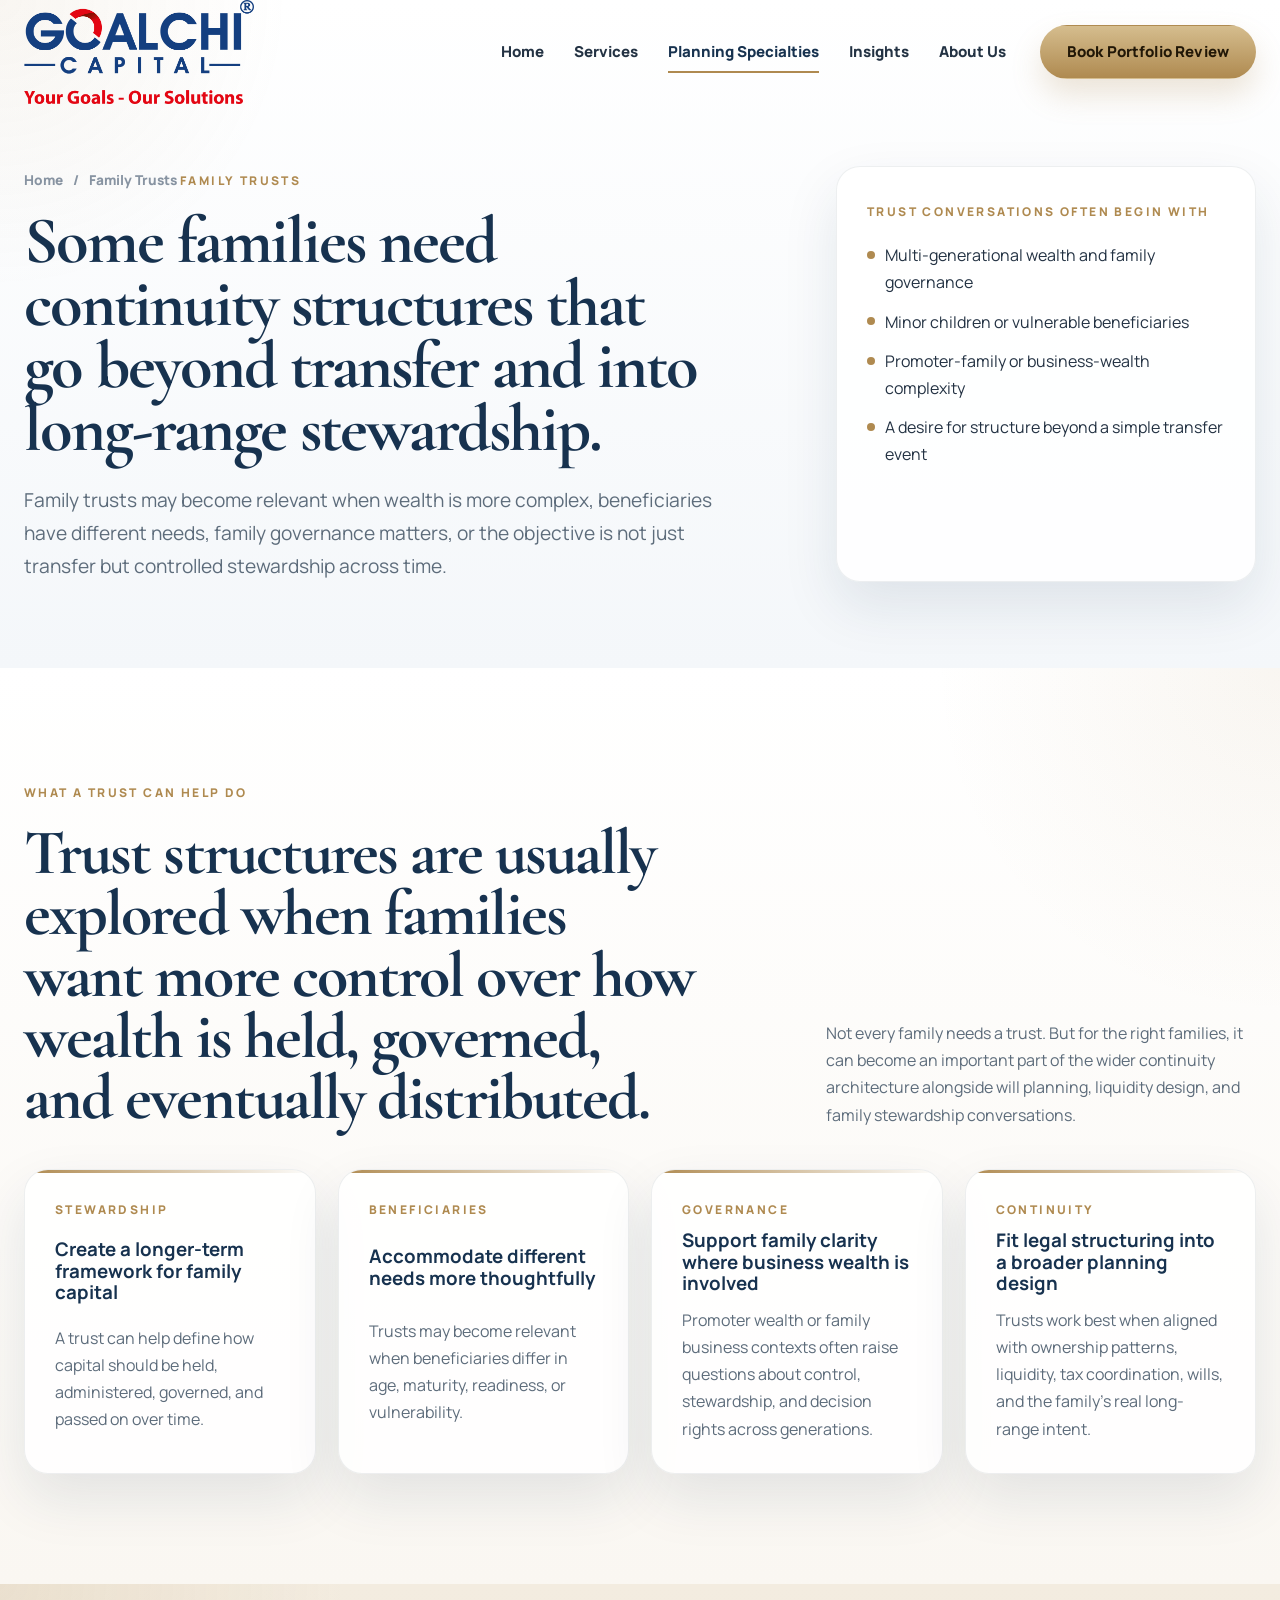
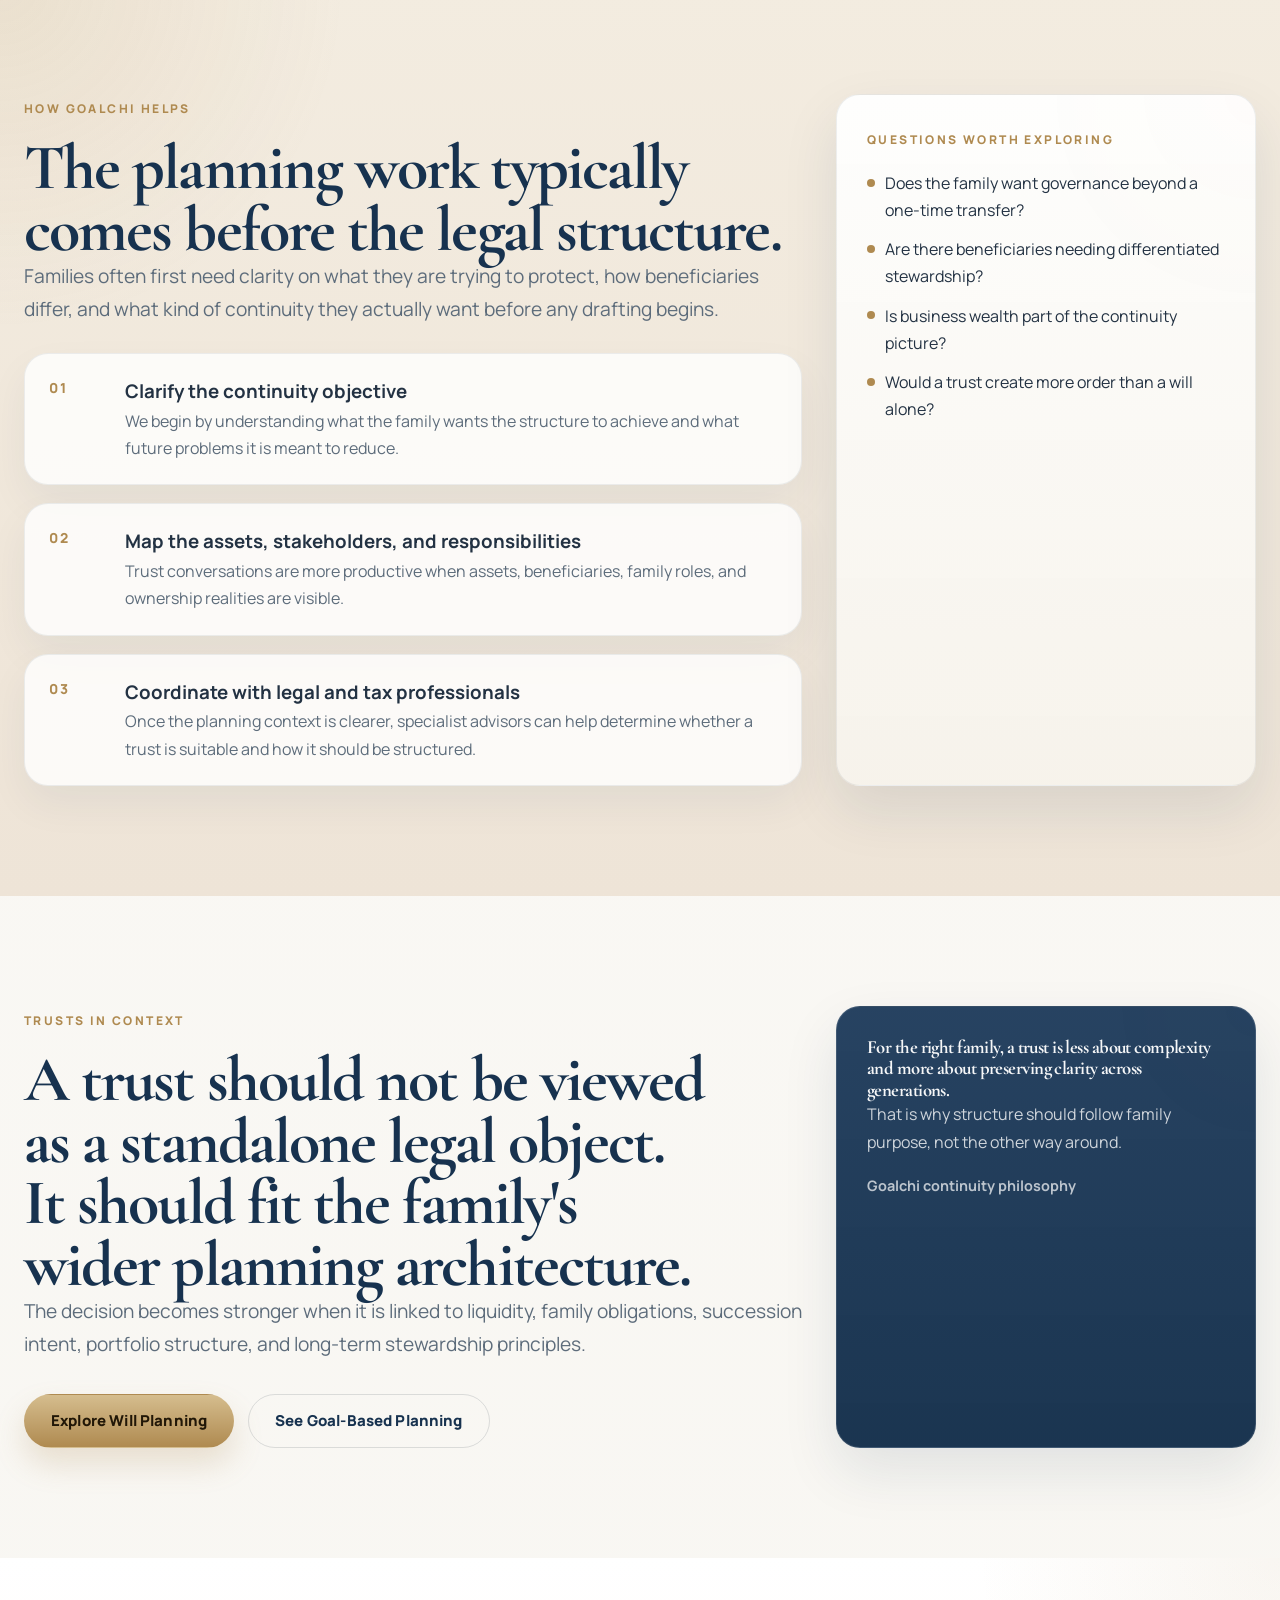
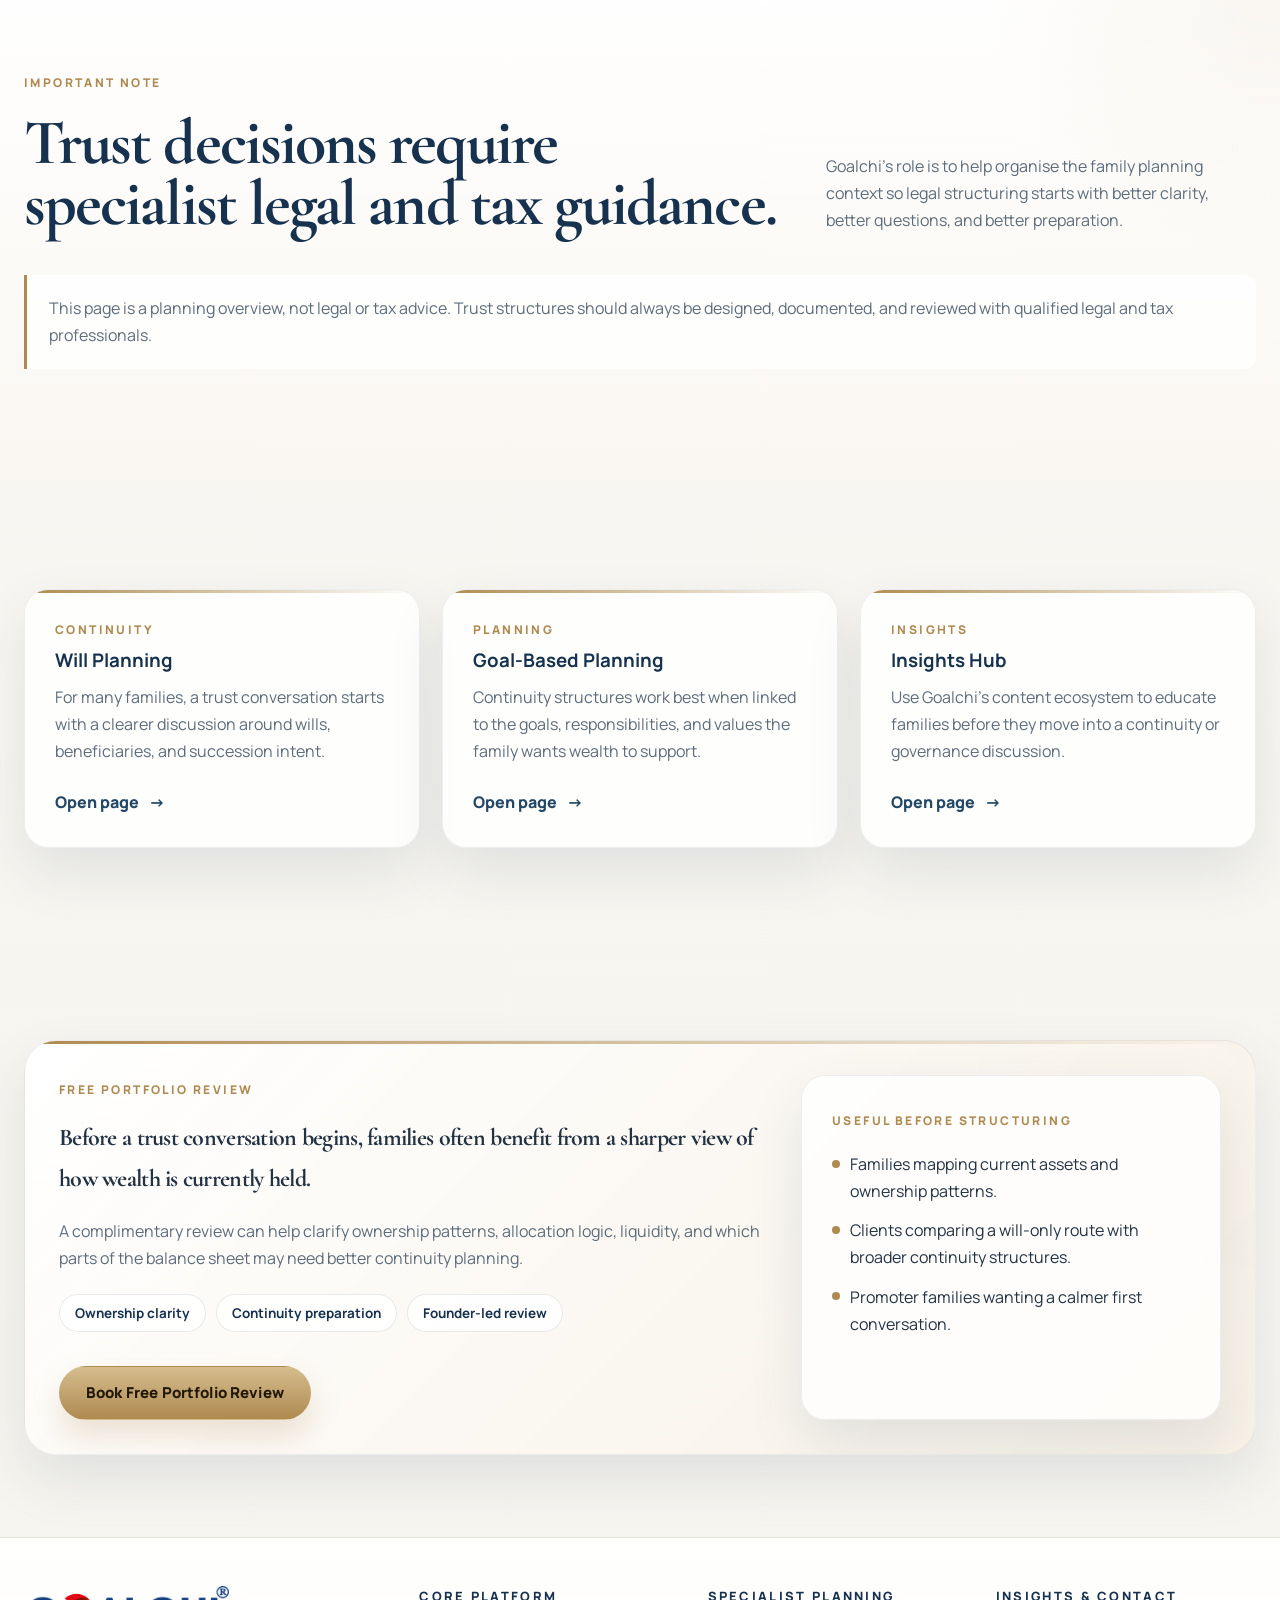
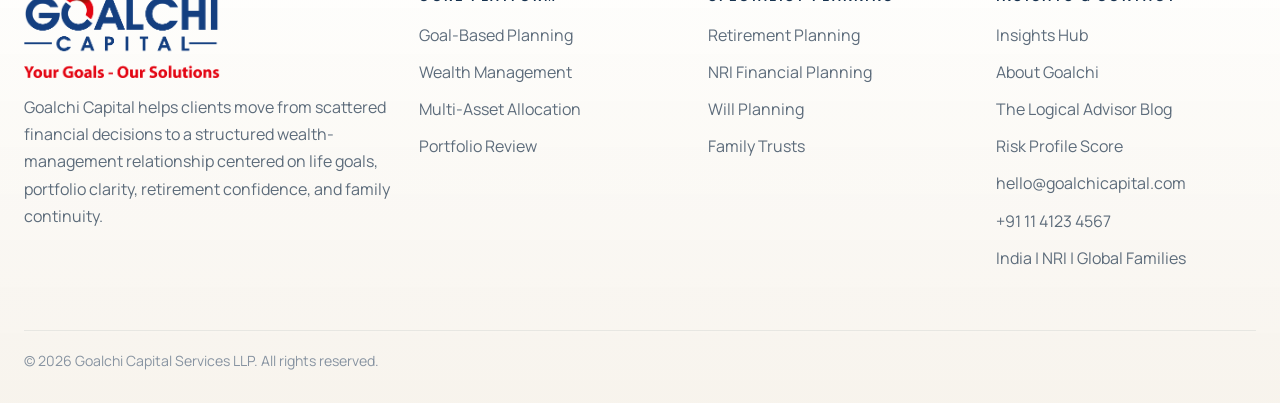
<file: family-trusts.html>
<!DOCTYPE html>
<html lang="en">
<head>
  <meta charset="UTF-8" />
  <meta name="viewport" content="width=device-width, initial-scale=1.0" />
  <title>Family Trusts | Goalchi Capital</title>
  <meta
    name="description"
    content="Explore Goalchi Capital's family trusts page covering when trusts may be relevant, how they support stewardship and continuity, and how Goalchi helps structure the planning process."
  />
  <link rel="preconnect" href="https://fonts.googleapis.com">
  <link rel="preconnect" href="https://fonts.gstatic.com" crossorigin>
  <link
    href="https://fonts.googleapis.com/css2?family=Cormorant+Garamond:wght@500;600;700&amp;family=Manrope:wght@400;500;600;700;800&amp;display=swap"
    rel="stylesheet"
  />
  <link rel="stylesheet" href="assets/css/style.css" />
</head>
<body>
  <header class="nav" id="siteNav"></header>

  <main>
    <section class="page-hero section">
      <div class="container page-hero-grid">
        <div class="page-copy">
          <div class="page-breadcrumb"><a href="index.html">Home</a> / <span>Family Trusts</span></div>
          <span class="eyebrow">Family Trusts</span>
          <h1 class="serif page-title">Some families need continuity structures that go beyond transfer and into long-range stewardship.</h1>
          <p>
            Family trusts may become relevant when wealth is more complex, beneficiaries have different needs,
            family governance matters, or the objective is not just transfer but controlled stewardship across time.
          </p>
        </div>

        <aside class="page-side">
          <div class="page-note">
            <span class="card-kicker">Trust Conversations Often Begin With</span>
            <ul class="clean-list">
              <li>Multi-generational wealth and family governance</li>
              <li>Minor children or vulnerable beneficiaries</li>
              <li>Promoter-family or business-wealth complexity</li>
              <li>A desire for structure beyond a simple transfer event</li>
            </ul>
          </div>
        </aside>
      </div>
    </section>

    <section class="paper-section section-pad section">
      <div class="container split-heading">
        <div>
          <span class="eyebrow">What A Trust Can Help Do</span>
          <h2 class="serif">Trust structures are usually explored when families want more control over how wealth is held, governed, and eventually distributed.</h2>
        </div>
        <p>
          Not every family needs a trust. But for the right families, it can become an important part of the wider continuity architecture alongside will planning, liquidity design, and family stewardship conversations.
        </p>
      </div>

      <div class="container card-grid two">
        <article class="feature-card">
          <span class="card-kicker">Stewardship</span>
          <h3>Create a longer-term framework for family capital</h3>
          <p>A trust can help define how capital should be held, administered, governed, and passed on over time.</p>
        </article>

        <article class="feature-card">
          <span class="card-kicker">Beneficiaries</span>
          <h3>Accommodate different needs more thoughtfully</h3>
          <p>Trusts may become relevant when beneficiaries differ in age, maturity, readiness, or vulnerability.</p>
        </article>

        <article class="feature-card">
          <span class="card-kicker">Governance</span>
          <h3>Support family clarity where business wealth is involved</h3>
          <p>Promoter wealth or family business contexts often raise questions about control, stewardship, and decision rights across generations.</p>
        </article>

        <article class="feature-card">
          <span class="card-kicker">Continuity</span>
          <h3>Fit legal structuring into a broader planning design</h3>
          <p>Trusts work best when aligned with ownership patterns, liquidity, tax coordination, wills, and the family's real long-range intent.</p>
        </article>
      </div>
    </section>

    <section class="sand-section section-pad section">
      <div class="container feature-split">
        <div class="feature-copy">
          <span class="eyebrow">How Goalchi Helps</span>
          <h2 class="serif">The planning work typically comes before the legal structure.</h2>
          <p class="lead">
            Families often first need clarity on what they are trying to protect, how beneficiaries differ, and what kind of continuity they actually want before any drafting begins.
          </p>

          <div class="process-list" style="margin-top:28px;">
            <article class="process-item">
              <span class="process-number">01</span>
              <div>
                <h3>Clarify the continuity objective</h3>
                <p>We begin by understanding what the family wants the structure to achieve and what future problems it is meant to reduce.</p>
              </div>
            </article>

            <article class="process-item">
              <span class="process-number">02</span>
              <div>
                <h3>Map the assets, stakeholders, and responsibilities</h3>
                <p>Trust conversations are more productive when assets, beneficiaries, family roles, and ownership realities are visible.</p>
              </div>
            </article>

            <article class="process-item">
              <span class="process-number">03</span>
              <div>
                <h3>Coordinate with legal and tax professionals</h3>
                <p>Once the planning context is clearer, specialist advisors can help determine whether a trust is suitable and how it should be structured.</p>
              </div>
            </article>
          </div>
        </div>

        <aside class="list-card">
          <span class="card-kicker">Questions Worth Exploring</span>
          <ul>
            <li>Does the family want governance beyond a one-time transfer?</li>
            <li>Are there beneficiaries needing differentiated stewardship?</li>
            <li>Is business wealth part of the continuity picture?</li>
            <li>Would a trust create more order than a will alone?</li>
          </ul>
        </aside>
      </div>
    </section>

    <section class="section section-pad">
      <div class="container feature-split">
        <div class="feature-copy">
          <span class="eyebrow">Trusts In Context</span>
          <h2 class="serif">A trust should not be viewed as a standalone legal object. It should fit the family's wider planning architecture.</h2>
          <p class="lead">
            The decision becomes stronger when it is linked to liquidity, family obligations, succession intent, portfolio structure, and long-term stewardship principles.
          </p>

          <div class="btn-row">
            <a href="will-planning.html" class="btn btn-primary">Explore Will Planning</a>
            <a href="goal-based-planning.html" class="btn btn-outline">See Goal-Based Planning</a>
          </div>
        </div>

        <aside class="quote-card">
          <h3 class="serif">For the right family, a trust is less about complexity and more about preserving clarity across generations.</h3>
          <p>That is why structure should follow family purpose, not the other way around.</p>
          <div class="quote-meta">Goalchi continuity philosophy</div>
        </aside>
      </div>
    </section>

    <section class="paper-section section-pad section">
      <div class="container split-heading">
        <div>
          <span class="eyebrow">Important Note</span>
          <h2 class="serif">Trust decisions require specialist legal and tax guidance.</h2>
        </div>
        <p>
          Goalchi's role is to help organise the family planning context so legal structuring starts with better clarity, better questions, and better preparation.
        </p>
      </div>

      <div class="container legal-note">
        This page is a planning overview, not legal or tax advice. Trust structures should always be designed, documented, and reviewed with qualified legal and tax professionals.
      </div>
    </section>

    <section class="section section-pad">
      <div class="container article-grid three">
        <article class="article-card">
          <div class="article-meta">Continuity</div>
          <h3>Will Planning</h3>
          <p>For many families, a trust conversation starts with a clearer discussion around wills, beneficiaries, and succession intent.</p>
          <a class="text-link" href="will-planning.html">Open page</a>
        </article>

        <article class="article-card">
          <div class="article-meta">Planning</div>
          <h3>Goal-Based Planning</h3>
          <p>Continuity structures work best when linked to the goals, responsibilities, and values the family wants wealth to support.</p>
          <a class="text-link" href="goal-based-planning.html">Open page</a>
        </article>

        <article class="article-card">
          <div class="article-meta">Insights</div>
          <h3>Insights Hub</h3>
          <p>Use Goalchi's content ecosystem to educate families before they move into a continuity or governance discussion.</p>
          <a class="text-link" href="insights.html">Open page</a>
        </article>
      </div>
    </section>

    <section class="section section-compact">
      <div class="container">
        <div class="review-divider">
          <div class="review-grid">
            <div class="review-copy">
              <span class="eyebrow">Free Portfolio Review</span>
              <h2 class="serif">Before a trust conversation begins, families often benefit from a sharper view of how wealth is currently held.</h2>
              <p>
                A complimentary review can help clarify ownership patterns, allocation logic, liquidity, and which parts of the balance sheet may need better continuity planning.
              </p>
              <div class="review-marks">
                <span class="micro-pill">Ownership clarity</span>
                <span class="micro-pill">Continuity preparation</span>
                <span class="micro-pill">Founder-led review</span>
              </div>
              <div class="btn-row">
                <a href="https://calendly.com/goalchicapital/portfolio-review-meeting-with-mr-vikas-sharma?back=1&amp;month=2026-03" class="btn btn-primary" target="_blank" rel="noreferrer">Book Free Portfolio Review</a>
              </div>
            </div>

            <aside class="review-panel">
              <span class="card-kicker">Useful Before Structuring</span>
              <ul class="clean-list">
                <li>Families mapping current assets and ownership patterns.</li>
                <li>Clients comparing a will-only route with broader continuity structures.</li>
                <li>Promoter families wanting a calmer first conversation.</li>
              </ul>
            </aside>
          </div>
        </div>
      </div>
    </section>
  </main>

  <footer class="footer"></footer>

  <script src="assets/js/main.js"></script>
</body>
</html>
</file>
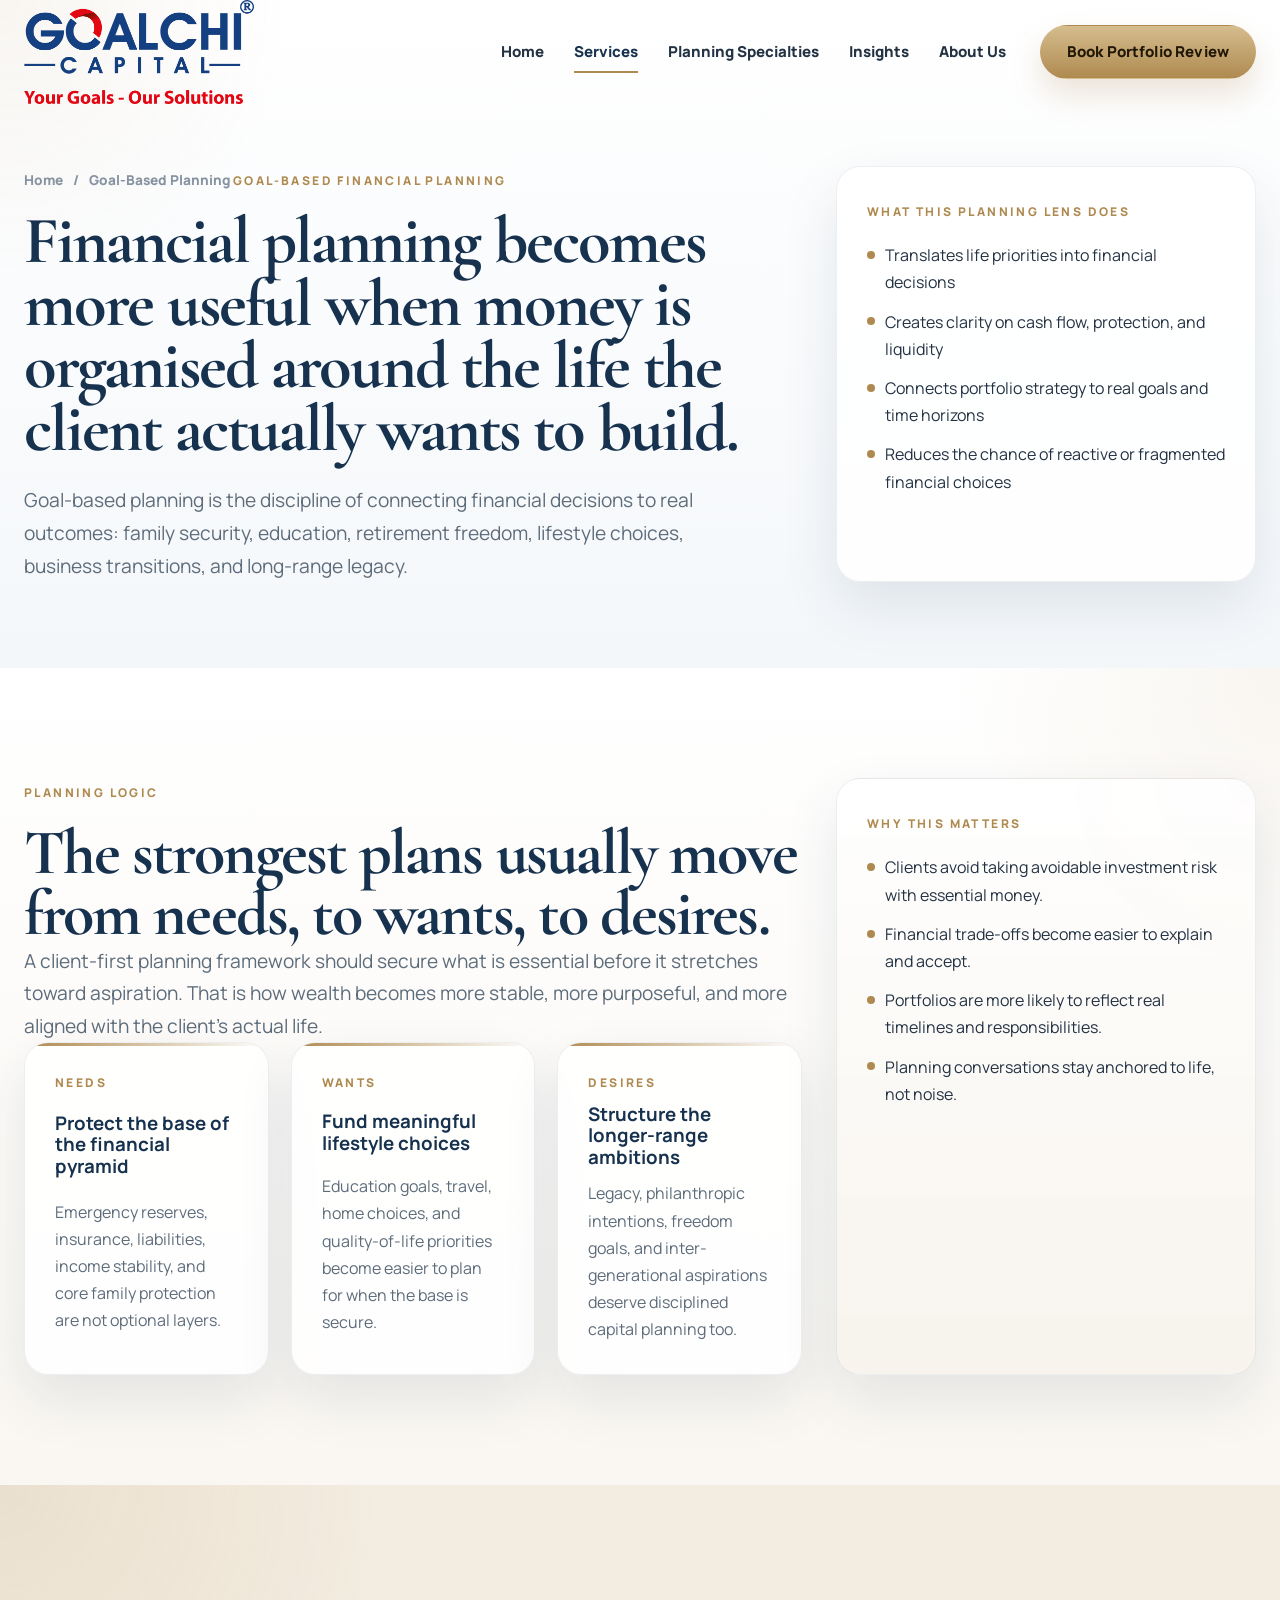
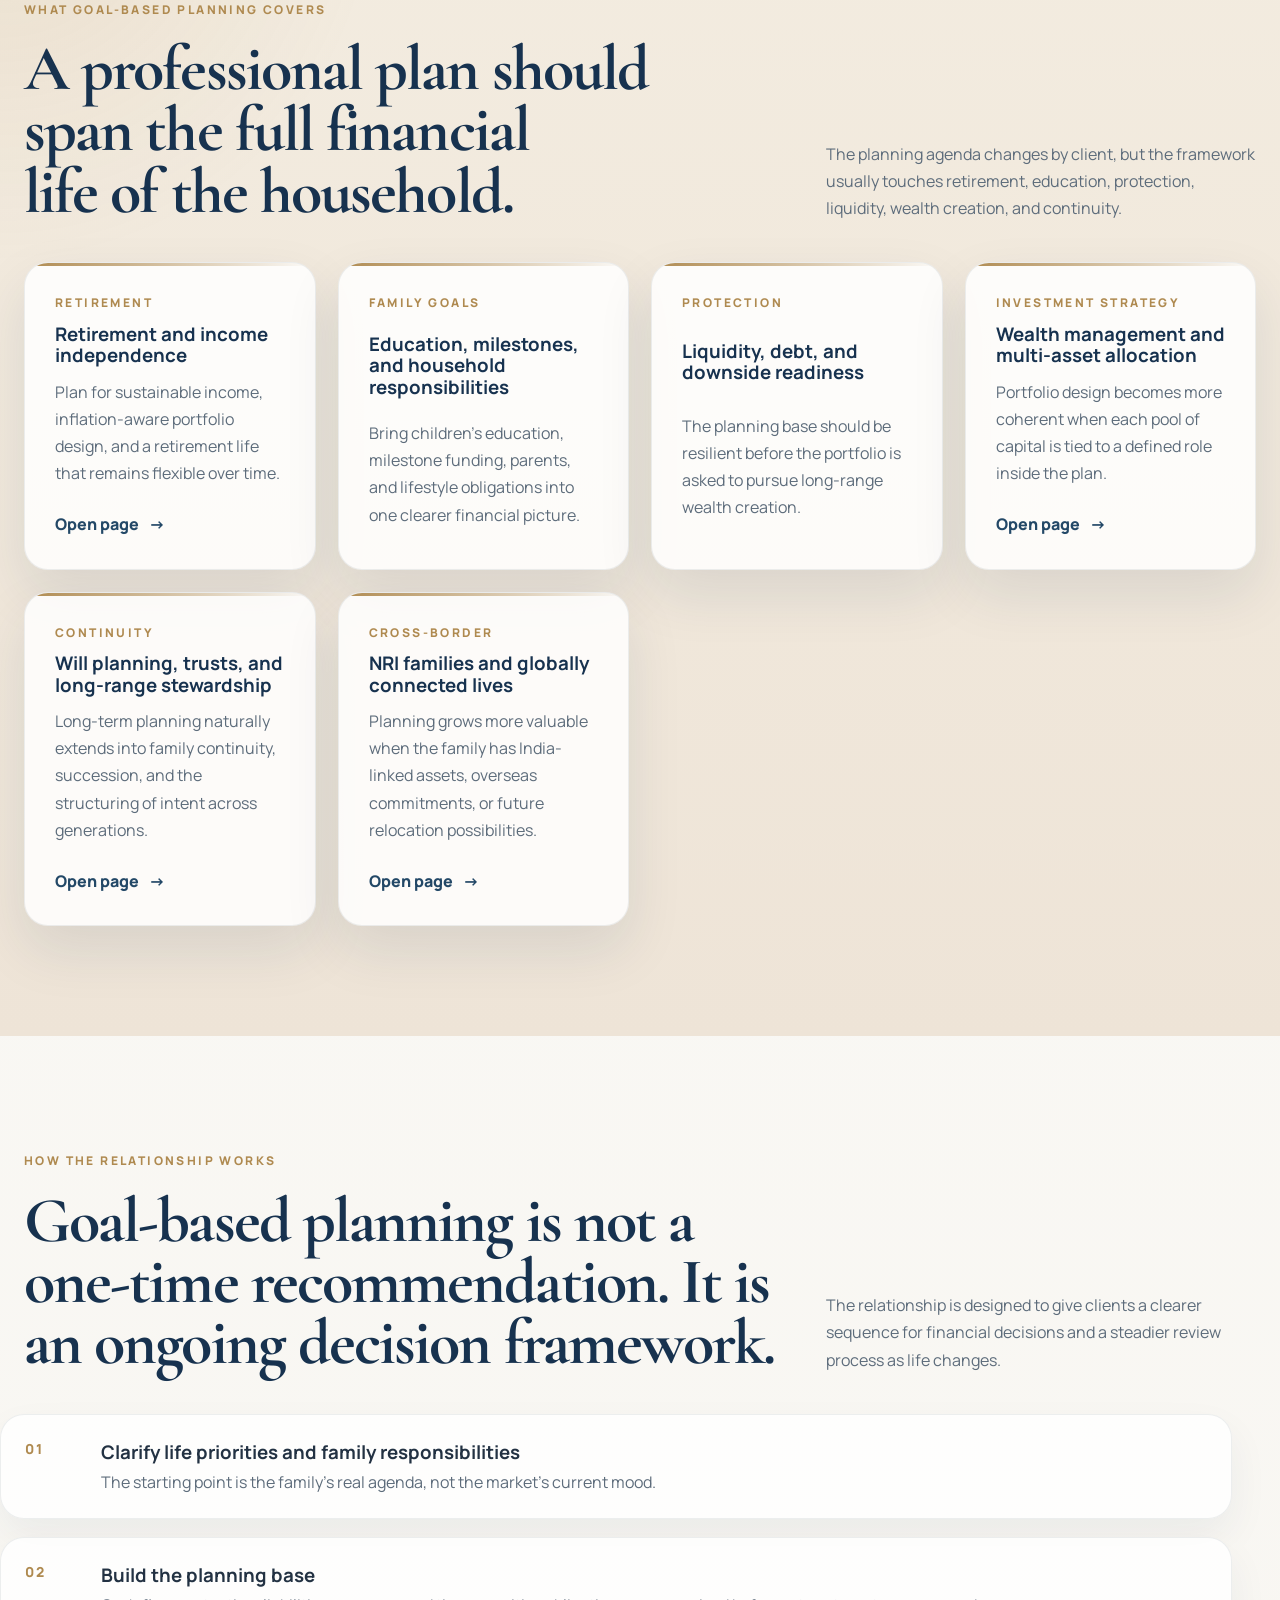
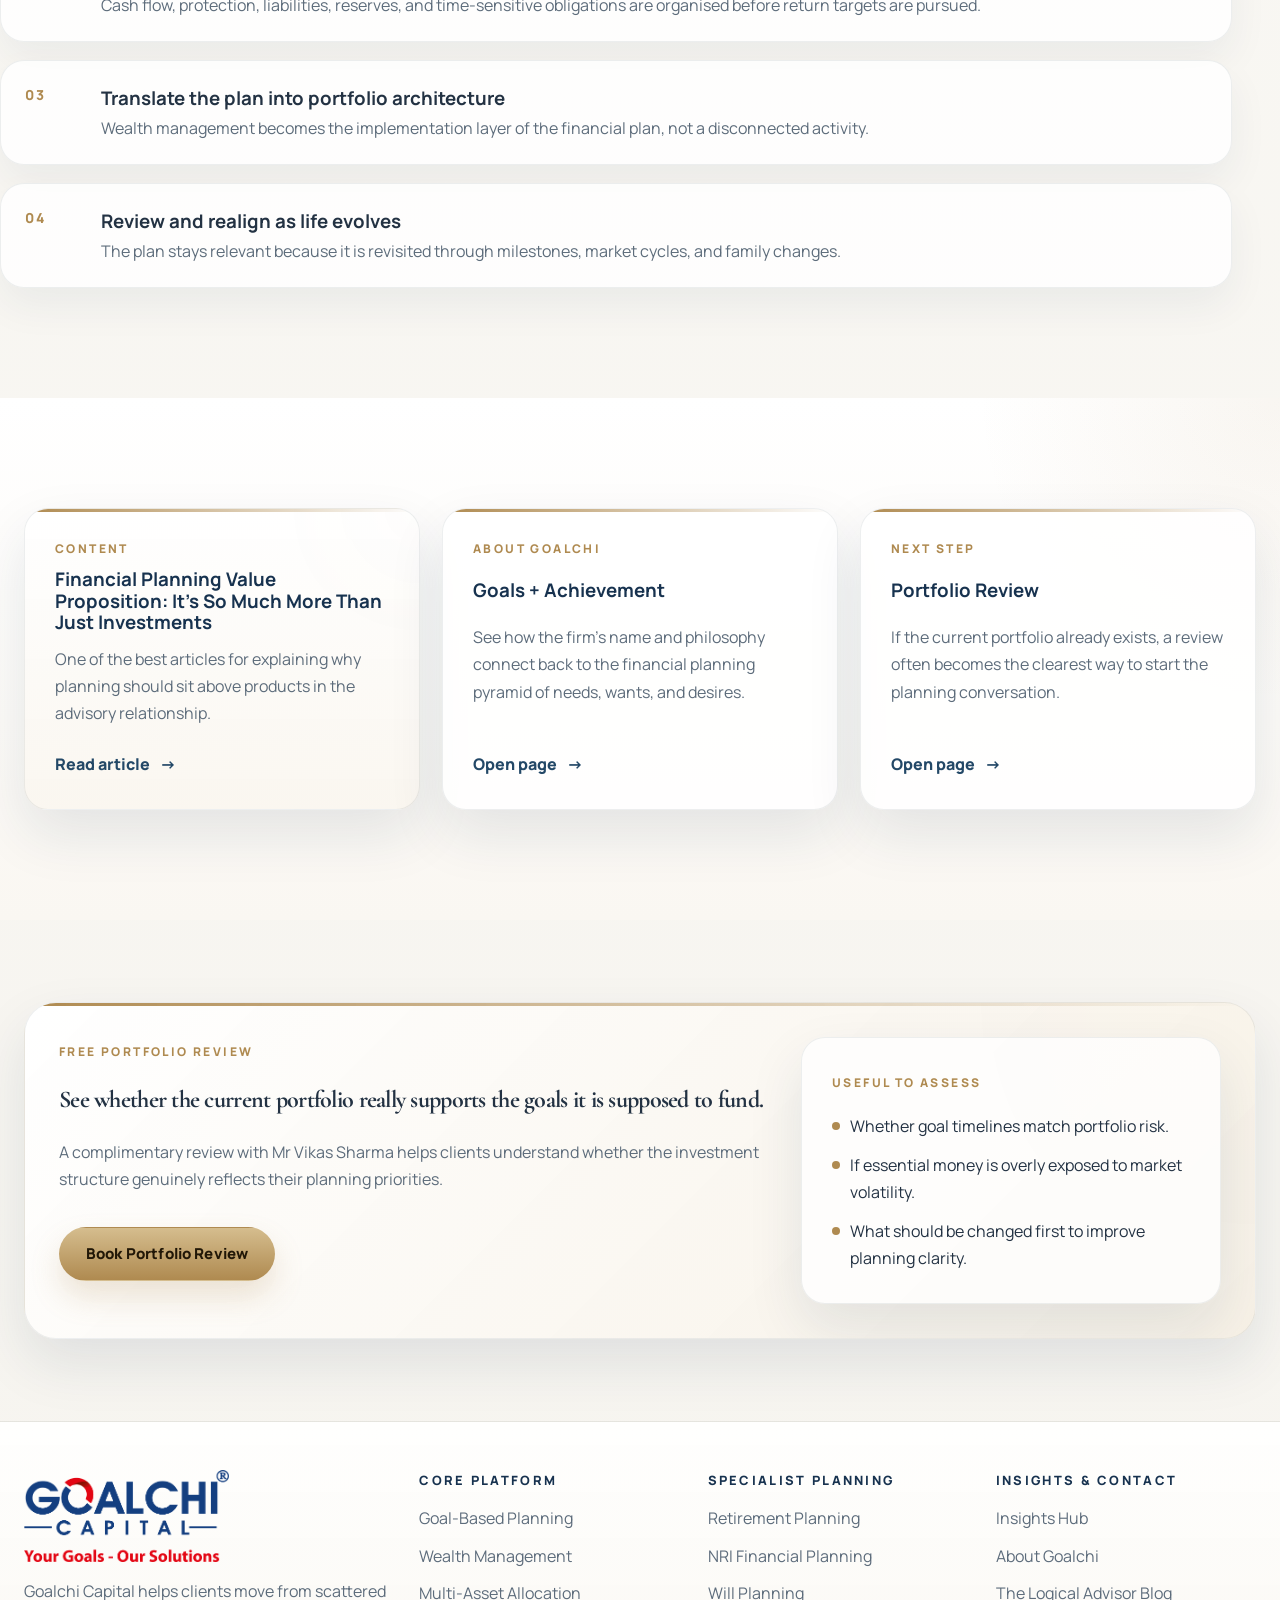
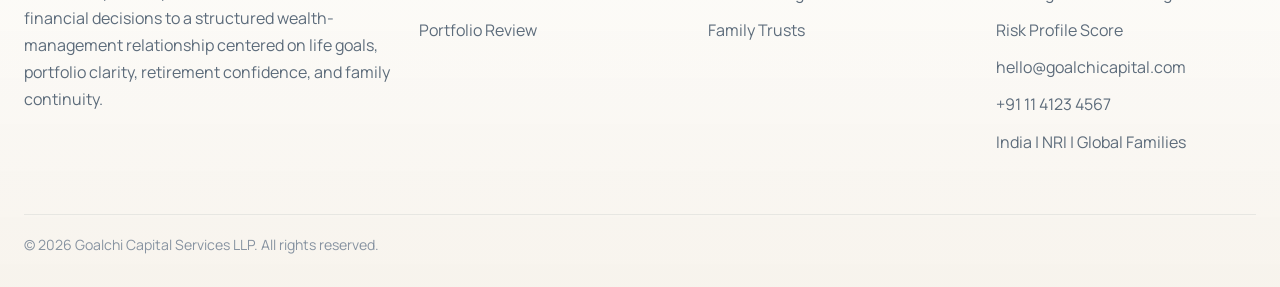
<file: goal-based-planning.html>
<!DOCTYPE html>
<html lang="en">
<head>
  <meta charset="UTF-8" />
  <meta name="viewport" content="width=device-width, initial-scale=1.0" />
  <title>Goal-Based Financial Planning | Goalchi Capital</title>
  <meta
    name="description"
    content="Explore Goalchi Capital's goal-based financial planning approach built around needs, wants, desires, liquidity, protection, retirement, and long-term wealth stewardship."
  />
  <link rel="preconnect" href="https://fonts.googleapis.com">
  <link rel="preconnect" href="https://fonts.gstatic.com" crossorigin>
  <link
    href="https://fonts.googleapis.com/css2?family=Cormorant+Garamond:wght@500;600;700&amp;family=Manrope:wght@400;500;600;700;800&amp;display=swap"
    rel="stylesheet"
  />
  <link rel="stylesheet" href="assets/css/style.css" />
</head>
<body>
  <header class="nav" id="siteNav"></header>

  <main>
    <section class="page-hero section">
      <div class="container page-hero-grid">
        <div class="page-copy">
          <div class="page-breadcrumb"><a href="index.html">Home</a> / <span>Goal-Based Planning</span></div>
          <span class="eyebrow">Goal-Based Financial Planning</span>
          <h1 class="serif page-title">Financial planning becomes more useful when money is organised around the life the client actually wants to build.</h1>
          <p>
            Goal-based planning is the discipline of connecting financial decisions to real outcomes: family security,
            education, retirement freedom, lifestyle choices, business transitions, and long-range legacy.
          </p>
        </div>

        <aside class="page-side">
          <div class="page-note">
            <span class="card-kicker">What This Planning Lens Does</span>
            <ul class="clean-list">
              <li>Translates life priorities into financial decisions</li>
              <li>Creates clarity on cash flow, protection, and liquidity</li>
              <li>Connects portfolio strategy to real goals and time horizons</li>
              <li>Reduces the chance of reactive or fragmented financial choices</li>
            </ul>
          </div>
        </aside>
      </div>
    </section>

    <section class="paper-section section-pad section">
      <div class="container feature-split">
        <div class="feature-copy">
          <span class="eyebrow">Planning Logic</span>
          <h2 class="serif">The strongest plans usually move from needs, to wants, to desires.</h2>
          <p class="lead">
            A client-first planning framework should secure what is essential before it stretches toward aspiration.
            That is how wealth becomes more stable, more purposeful, and more aligned with the client’s actual life.
          </p>

          <div class="card-grid">
            <article class="feature-card">
              <span class="card-kicker">Needs</span>
              <h3>Protect the base of the financial pyramid</h3>
              <p>Emergency reserves, insurance, liabilities, income stability, and core family protection are not optional layers.</p>
            </article>

            <article class="feature-card">
              <span class="card-kicker">Wants</span>
              <h3>Fund meaningful lifestyle choices</h3>
              <p>Education goals, travel, home choices, and quality-of-life priorities become easier to plan for when the base is secure.</p>
            </article>

            <article class="feature-card">
              <span class="card-kicker">Desires</span>
              <h3>Structure the longer-range ambitions</h3>
              <p>Legacy, philanthropic intentions, freedom goals, and inter-generational aspirations deserve disciplined capital planning too.</p>
            </article>
          </div>
        </div>

        <aside class="list-card">
          <span class="card-kicker">Why This Matters</span>
          <ul>
            <li>Clients avoid taking avoidable investment risk with essential money.</li>
            <li>Financial trade-offs become easier to explain and accept.</li>
            <li>Portfolios are more likely to reflect real timelines and responsibilities.</li>
            <li>Planning conversations stay anchored to life, not noise.</li>
          </ul>
        </aside>
      </div>
    </section>

    <section class="sand-section section-pad section">
      <div class="container split-heading">
        <div>
          <span class="eyebrow">What Goal-Based Planning Covers</span>
          <h2 class="serif">A professional plan should span the full financial life of the household.</h2>
        </div>
        <p>
          The planning agenda changes by client, but the framework usually touches retirement, education, protection, liquidity, wealth creation, and continuity.
        </p>
      </div>

      <div class="container article-grid">
        <article class="article-card">
          <div class="article-meta">Retirement</div>
          <h3>Retirement and income independence</h3>
          <p>Plan for sustainable income, inflation-aware portfolio design, and a retirement life that remains flexible over time.</p>
          <a class="text-link" href="retirement-planning.html">Open page</a>
        </article>

        <article class="article-card">
          <div class="article-meta">Family Goals</div>
          <h3>Education, milestones, and household responsibilities</h3>
          <p>Bring children’s education, milestone funding, parents, and lifestyle obligations into one clearer financial picture.</p>
        </article>

        <article class="article-card">
          <div class="article-meta">Protection</div>
          <h3>Liquidity, debt, and downside readiness</h3>
          <p>The planning base should be resilient before the portfolio is asked to pursue long-range wealth creation.</p>
        </article>

        <article class="article-card">
          <div class="article-meta">Investment Strategy</div>
          <h3>Wealth management and multi-asset allocation</h3>
          <p>Portfolio design becomes more coherent when each pool of capital is tied to a defined role inside the plan.</p>
          <a class="text-link" href="wealth-management.html">Open page</a>
        </article>

        <article class="article-card">
          <div class="article-meta">Continuity</div>
          <h3>Will planning, trusts, and long-range stewardship</h3>
          <p>Long-term planning naturally extends into family continuity, succession, and the structuring of intent across generations.</p>
          <a class="text-link" href="will-planning.html">Open page</a>
        </article>

        <article class="article-card">
          <div class="article-meta">Cross-Border</div>
          <h3>NRI families and globally connected lives</h3>
          <p>Planning grows more valuable when the family has India-linked assets, overseas commitments, or future relocation possibilities.</p>
          <a class="text-link" href="nri-financial-planning.html">Open page</a>
        </article>
      </div>
    </section>

    <section class="section section-pad">
      <div class="container split-heading">
        <div>
          <span class="eyebrow">How The Relationship Works</span>
          <h2 class="serif">Goal-based planning is not a one-time recommendation. It is an ongoing decision framework.</h2>
        </div>
        <p>
          The relationship is designed to give clients a clearer sequence for financial decisions and a steadier review process as life changes.
        </p>
      </div>

      <div class="container process-list">
        <article class="process-item">
          <span class="process-number">01</span>
          <div>
            <h3>Clarify life priorities and family responsibilities</h3>
            <p>The starting point is the family’s real agenda, not the market’s current mood.</p>
          </div>
        </article>

        <article class="process-item">
          <span class="process-number">02</span>
          <div>
            <h3>Build the planning base</h3>
            <p>Cash flow, protection, liabilities, reserves, and time-sensitive obligations are organised before return targets are pursued.</p>
          </div>
        </article>

        <article class="process-item">
          <span class="process-number">03</span>
          <div>
            <h3>Translate the plan into portfolio architecture</h3>
            <p>Wealth management becomes the implementation layer of the financial plan, not a disconnected activity.</p>
          </div>
        </article>

        <article class="process-item">
          <span class="process-number">04</span>
          <div>
            <h3>Review and realign as life evolves</h3>
            <p>The plan stays relevant because it is revisited through milestones, market cycles, and family changes.</p>
          </div>
        </article>
      </div>
    </section>

    <section class="paper-section section-pad section">
      <div class="container article-grid">
        <article class="article-card featured">
          <div class="article-meta">Content</div>
          <h3>Financial Planning Value Proposition: It’s So Much More Than Just Investments</h3>
          <p>One of the best articles for explaining why planning should sit above products in the advisory relationship.</p>
          <a class="text-link" href="https://www.thelogicaladvisor.com/financial-planning-value-proposition-its-so-much-more-than-just-investments/" target="_blank" rel="noreferrer">Read article</a>
        </article>

        <article class="article-card">
          <div class="article-meta">About Goalchi</div>
          <h3>Goals + Achievement</h3>
          <p>See how the firm’s name and philosophy connect back to the financial planning pyramid of needs, wants, and desires.</p>
          <a class="text-link" href="about.html">Open page</a>
        </article>

        <article class="article-card">
          <div class="article-meta">Next Step</div>
          <h3>Portfolio Review</h3>
          <p>If the current portfolio already exists, a review often becomes the clearest way to start the planning conversation.</p>
          <a class="text-link" href="portfolio-review.html">Open page</a>
        </article>
      </div>
    </section>

    <section class="section section-compact">
      <div class="container">
        <div class="review-divider">
          <div class="review-grid">
            <div class="review-copy">
              <span class="eyebrow">Free Portfolio Review</span>
              <h2 class="serif">See whether the current portfolio really supports the goals it is supposed to fund.</h2>
              <p>
                A complimentary review with Mr Vikas Sharma helps clients understand whether the investment structure genuinely reflects their planning priorities.
              </p>
              <div class="btn-row">
                <a href="https://calendly.com/goalchicapital/portfolio-review-meeting-with-mr-vikas-sharma?back=1&amp;month=2026-03" class="btn btn-primary" target="_blank" rel="noreferrer">Book Portfolio Review</a>
              </div>
            </div>

            <aside class="review-panel">
              <span class="card-kicker">Useful To Assess</span>
              <ul class="clean-list">
                <li>Whether goal timelines match portfolio risk.</li>
                <li>If essential money is overly exposed to market volatility.</li>
                <li>What should be changed first to improve planning clarity.</li>
              </ul>
            </aside>
          </div>
        </div>
      </div>
    </section>
  </main>

  <footer class="footer"></footer>

  <script src="assets/js/main.js"></script>
</body>
</html>
</file>
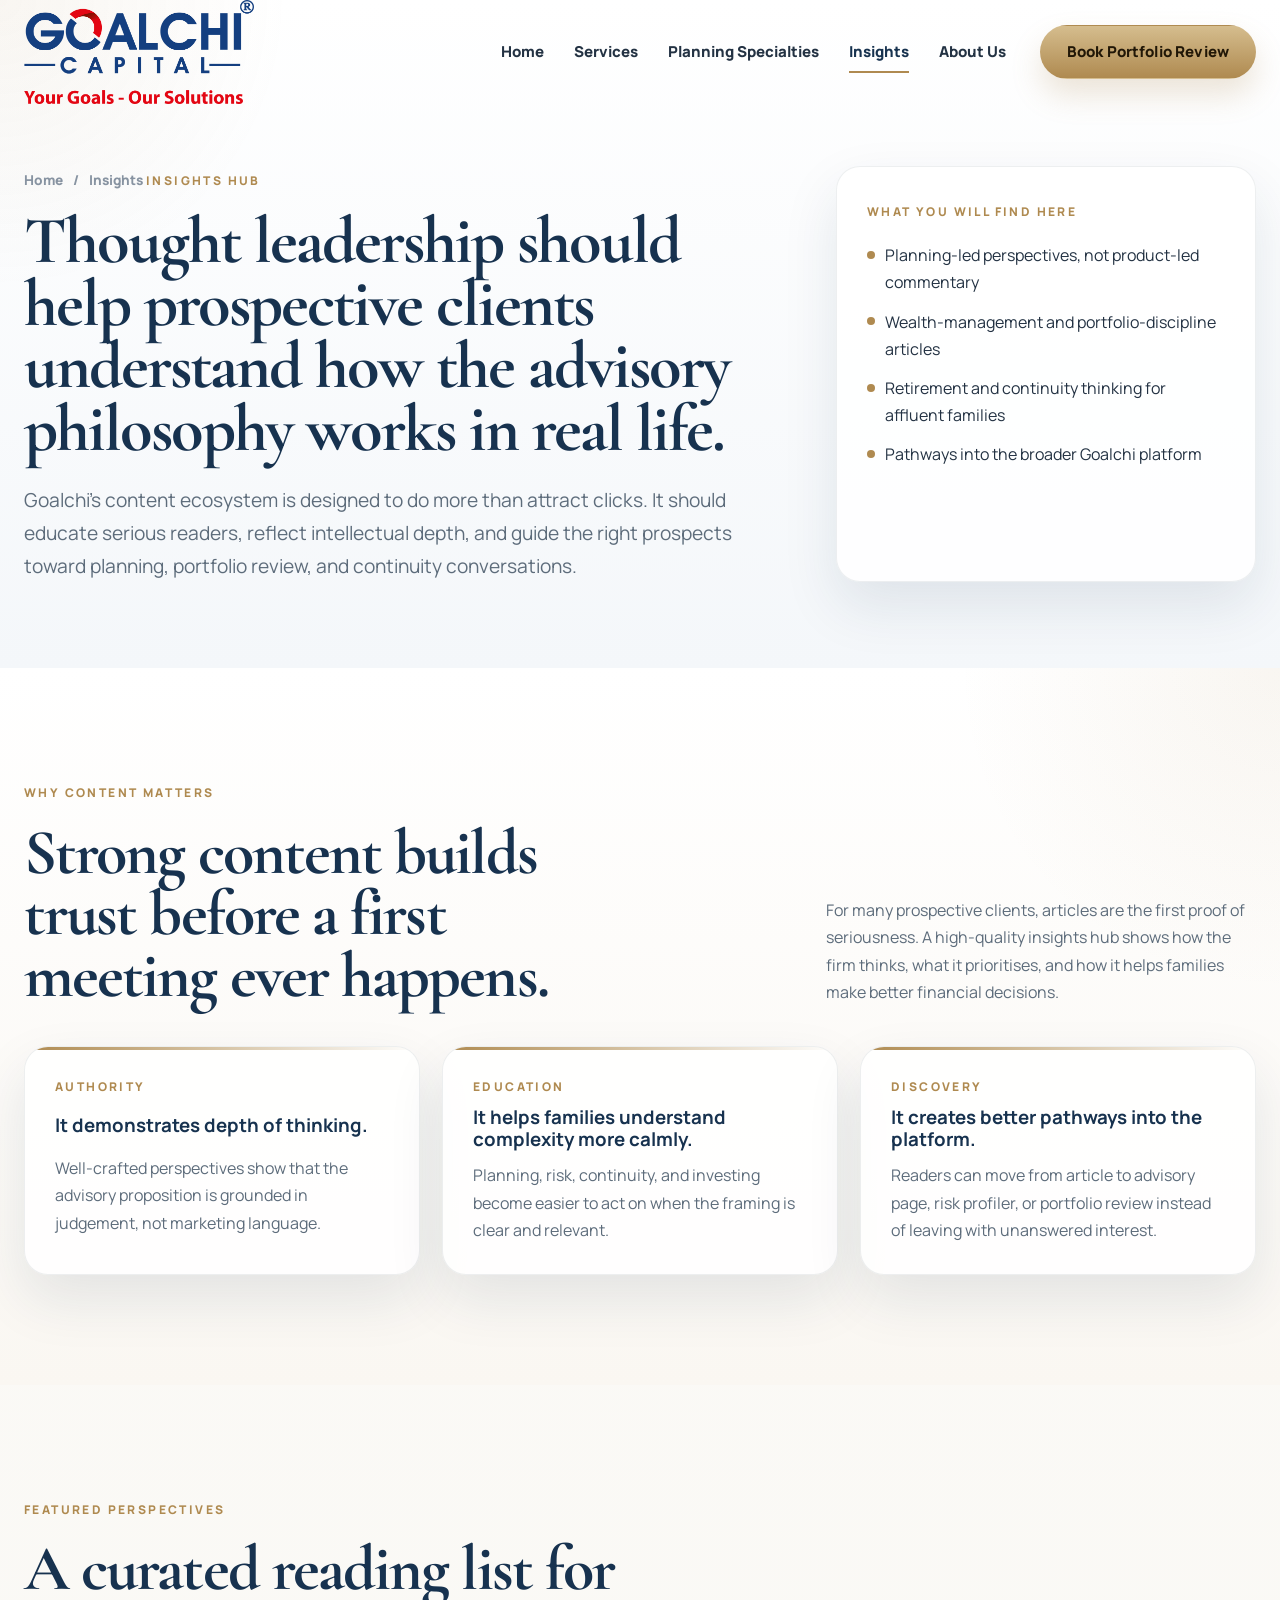
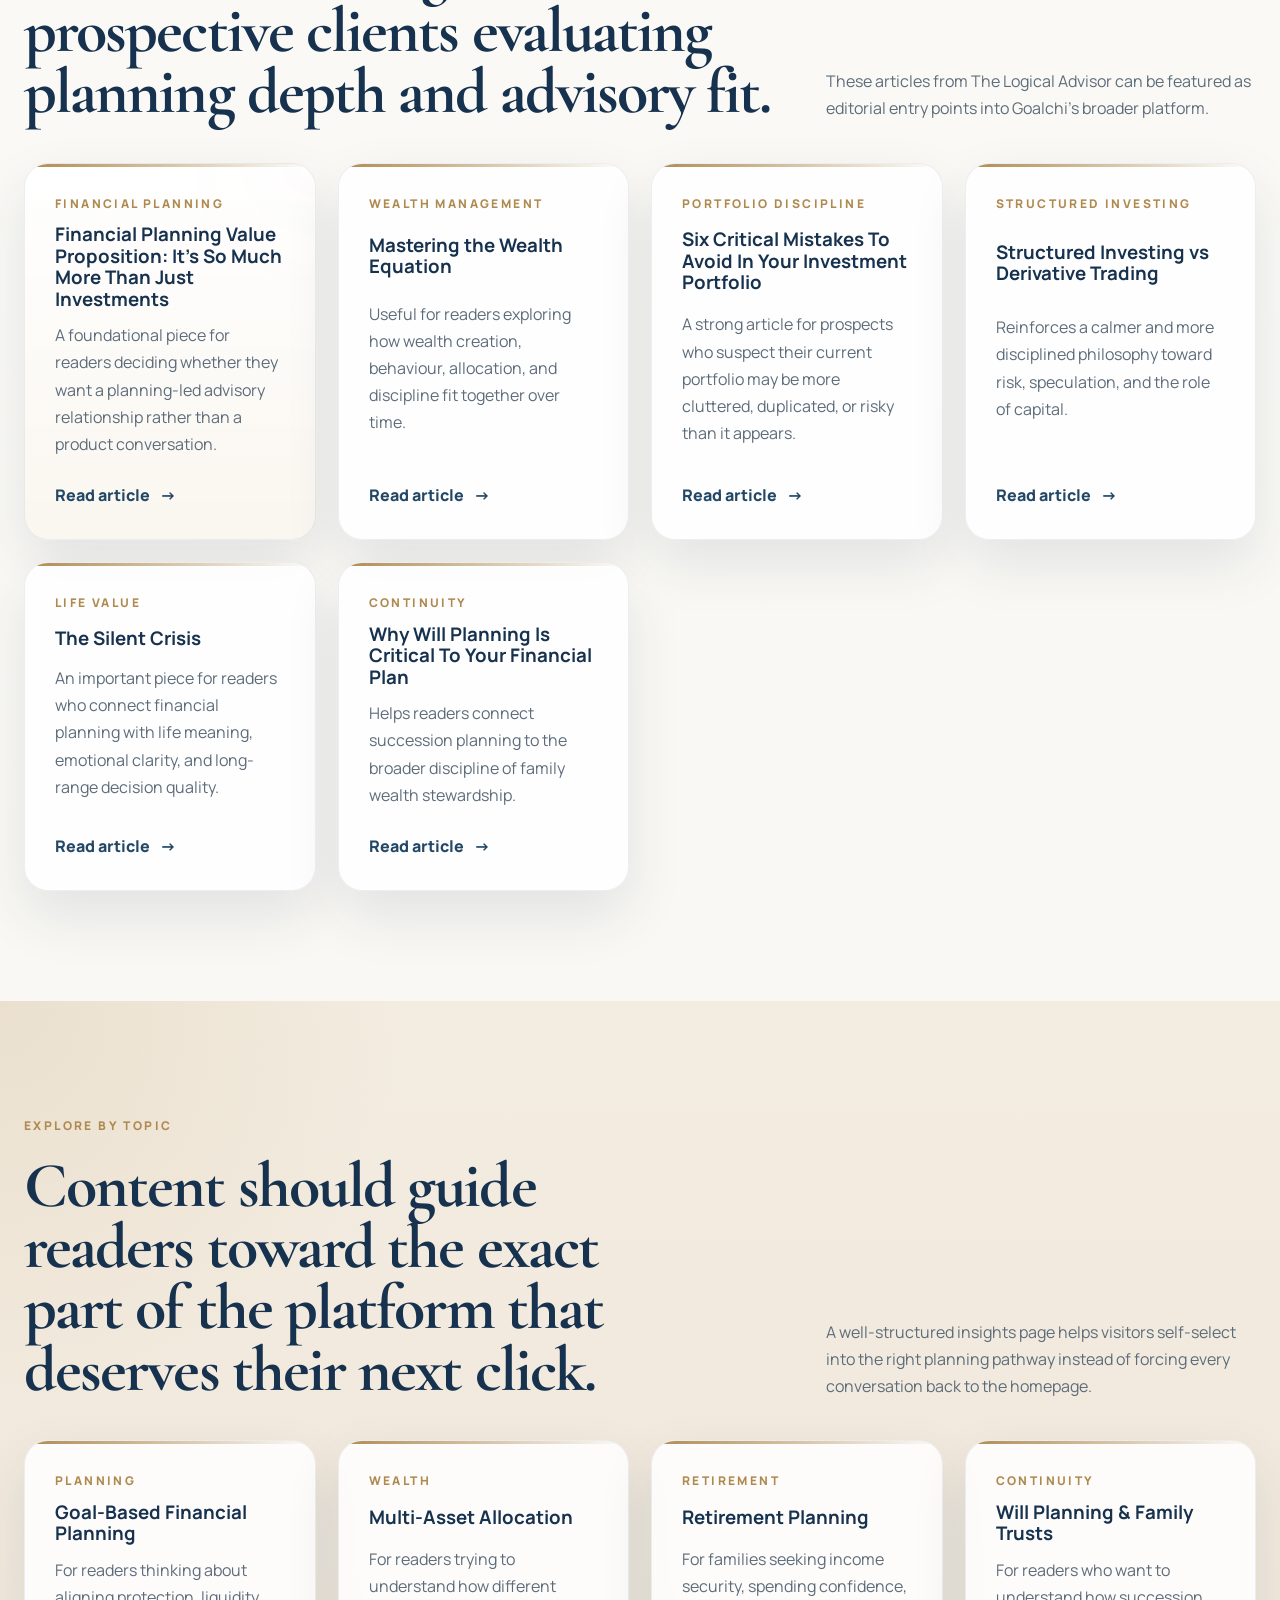
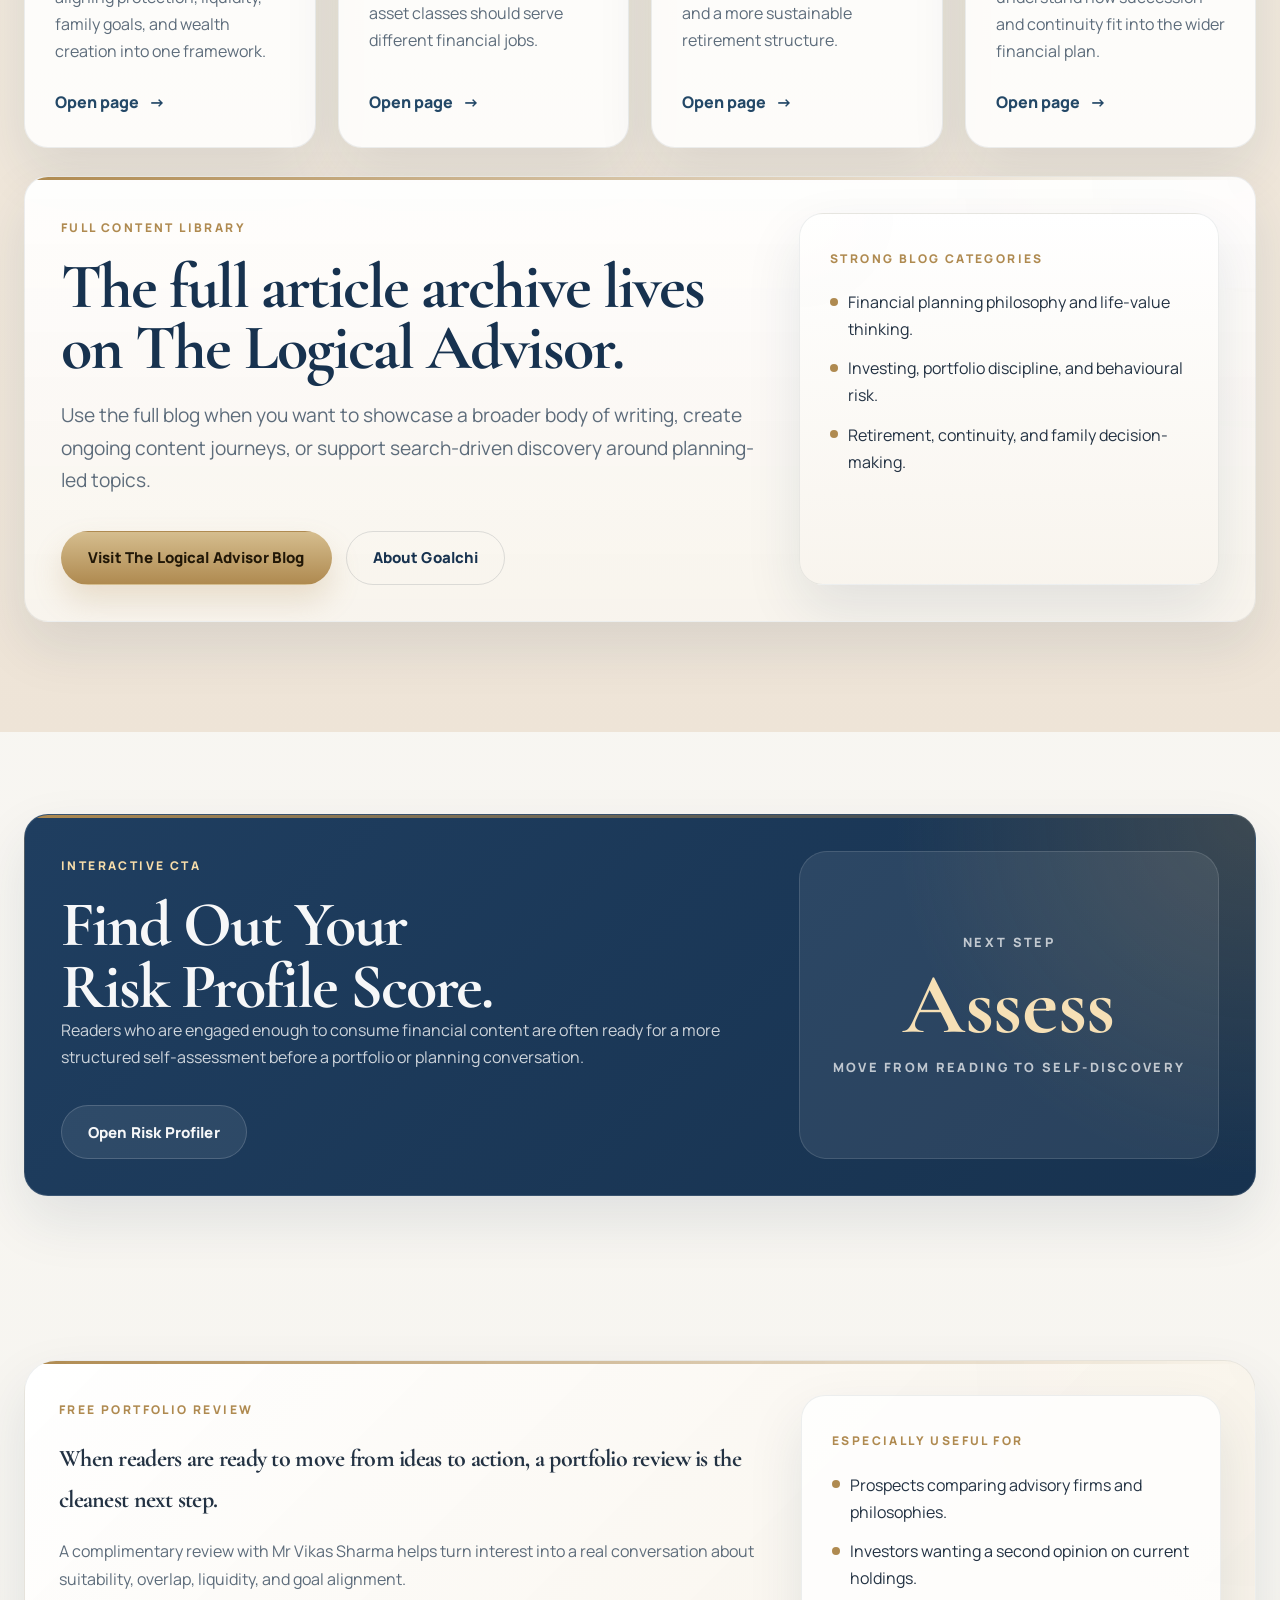
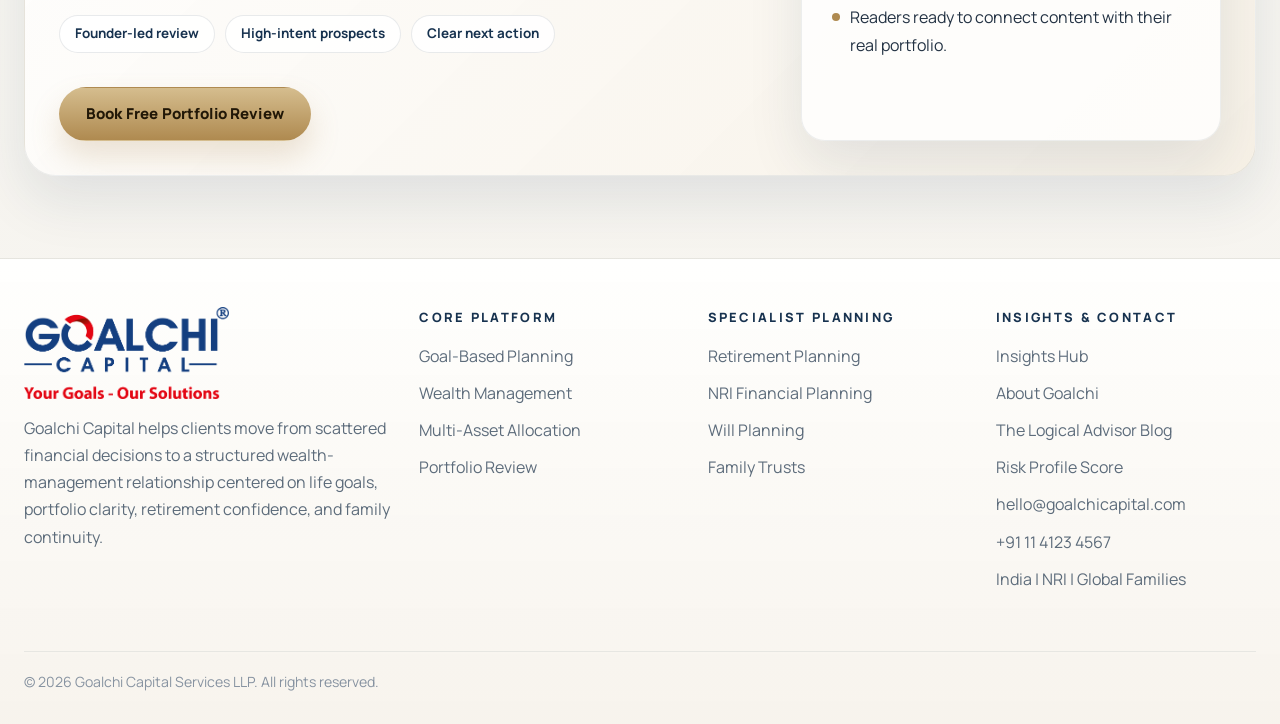
<file: insights.html>
<!DOCTYPE html>
<html lang="en">
<head>
  <meta charset="UTF-8" />
  <meta name="viewport" content="width=device-width, initial-scale=1.0" />
  <title>Insights Hub | Goalchi Capital</title>
  <meta
    name="description"
    content="Explore Goalchi Capital's insights hub featuring financial planning, wealth management, retirement, investing, and continuity content from The Logical Advisor."
  />
  <link rel="preconnect" href="https://fonts.googleapis.com">
  <link rel="preconnect" href="https://fonts.gstatic.com" crossorigin>
  <link
    href="https://fonts.googleapis.com/css2?family=Cormorant+Garamond:wght@500;600;700&amp;family=Manrope:wght@400;500;600;700;800&amp;display=swap"
    rel="stylesheet"
  />
  <link rel="stylesheet" href="assets/css/style.css" />
</head>
<body>
  <header class="nav" id="siteNav"></header>

  <main>
    <section class="page-hero section">
      <div class="container page-hero-grid">
        <div class="page-copy">
          <div class="page-breadcrumb"><a href="index.html">Home</a> / <span>Insights</span></div>
          <span class="eyebrow">Insights Hub</span>
          <h1 class="serif page-title">Thought leadership should help prospective clients understand how the advisory philosophy works in real life.</h1>
          <p>
            Goalchi's content ecosystem is designed to do more than attract clicks. It should educate serious readers,
            reflect intellectual depth, and guide the right prospects toward planning, portfolio review, and continuity conversations.
          </p>
        </div>

        <aside class="page-side">
          <div class="page-note">
            <span class="card-kicker">What You Will Find Here</span>
            <ul class="clean-list">
              <li>Planning-led perspectives, not product-led commentary</li>
              <li>Wealth-management and portfolio-discipline articles</li>
              <li>Retirement and continuity thinking for affluent families</li>
              <li>Pathways into the broader Goalchi platform</li>
            </ul>
          </div>
        </aside>
      </div>
    </section>

    <section class="paper-section section-pad section">
      <div class="container split-heading">
        <div>
          <span class="eyebrow">Why Content Matters</span>
          <h2 class="serif">Strong content builds trust before a first meeting ever happens.</h2>
        </div>
        <p>
          For many prospective clients, articles are the first proof of seriousness. A high-quality insights hub shows how the firm thinks, what it prioritises, and how it helps families make better financial decisions.
        </p>
      </div>

      <div class="container service-grid">
        <article class="service-card">
          <span class="card-kicker">Authority</span>
          <h3>It demonstrates depth of thinking.</h3>
          <p>Well-crafted perspectives show that the advisory proposition is grounded in judgement, not marketing language.</p>
        </article>

        <article class="service-card">
          <span class="card-kicker">Education</span>
          <h3>It helps families understand complexity more calmly.</h3>
          <p>Planning, risk, continuity, and investing become easier to act on when the framing is clear and relevant.</p>
        </article>

        <article class="service-card">
          <span class="card-kicker">Discovery</span>
          <h3>It creates better pathways into the platform.</h3>
          <p>Readers can move from article to advisory page, risk profiler, or portfolio review instead of leaving with unanswered interest.</p>
        </article>
      </div>
    </section>

    <section class="section section-pad">
      <div class="container split-heading">
        <div>
          <span class="eyebrow">Featured Perspectives</span>
          <h2 class="serif">A curated reading list for prospective clients evaluating planning depth and advisory fit.</h2>
        </div>
        <p>
          These articles from The Logical Advisor can be featured as editorial entry points into Goalchi's broader platform.
        </p>
      </div>

      <div class="container article-grid">
        <article class="article-card featured">
          <div class="article-meta">Financial Planning</div>
          <h3>Financial Planning Value Proposition: It's So Much More Than Just Investments</h3>
          <p>A foundational piece for readers deciding whether they want a planning-led advisory relationship rather than a product conversation.</p>
          <a class="text-link" href="https://www.thelogicaladvisor.com/financial-planning-value-proposition-its-so-much-more-than-just-investments/" target="_blank" rel="noreferrer">Read article</a>
        </article>

        <article class="article-card">
          <div class="article-meta">Wealth Management</div>
          <h3>Mastering the Wealth Equation</h3>
          <p>Useful for readers exploring how wealth creation, behaviour, allocation, and discipline fit together over time.</p>
          <a class="text-link" href="https://www.thelogicaladvisor.com/mastering-the-wealth-equation/" target="_blank" rel="noreferrer">Read article</a>
        </article>

        <article class="article-card">
          <div class="article-meta">Portfolio Discipline</div>
          <h3>Six Critical Mistakes To Avoid In Your Investment Portfolio</h3>
          <p>A strong article for prospects who suspect their current portfolio may be more cluttered, duplicated, or risky than it appears.</p>
          <a class="text-link" href="https://www.thelogicaladvisor.com/six-critical-mistakes-to-avoid-in-your-investment-portfolio/" target="_blank" rel="noreferrer">Read article</a>
        </article>

        <article class="article-card">
          <div class="article-meta">Structured Investing</div>
          <h3>Structured Investing vs Derivative Trading</h3>
          <p>Reinforces a calmer and more disciplined philosophy toward risk, speculation, and the role of capital.</p>
          <a class="text-link" href="https://www.thelogicaladvisor.com/structured-investing-vs-derivative-trading/" target="_blank" rel="noreferrer">Read article</a>
        </article>

        <article class="article-card">
          <div class="article-meta">Life Value</div>
          <h3>The Silent Crisis</h3>
          <p>An important piece for readers who connect financial planning with life meaning, emotional clarity, and long-range decision quality.</p>
          <a class="text-link" href="https://www.thelogicaladvisor.com/the-silent-crisis/" target="_blank" rel="noreferrer">Read article</a>
        </article>

        <article class="article-card">
          <div class="article-meta">Continuity</div>
          <h3>Why Will Planning Is Critical To Your Financial Plan</h3>
          <p>Helps readers connect succession planning to the broader discipline of family wealth stewardship.</p>
          <a class="text-link" href="https://www.thelogicaladvisor.com/why-will-planning-is-critical-to-your-financial-plan/" target="_blank" rel="noreferrer">Read article</a>
        </article>
      </div>
    </section>

    <section class="sand-section section-pad section">
      <div class="container split-heading">
        <div>
          <span class="eyebrow">Explore By Topic</span>
          <h2 class="serif">Content should guide readers toward the exact part of the platform that deserves their next click.</h2>
        </div>
        <p>
          A well-structured insights page helps visitors self-select into the right planning pathway instead of forcing every conversation back to the homepage.
        </p>
      </div>

      <div class="container topic-grid">
        <article class="topic-card">
          <span class="card-kicker">Planning</span>
          <h3>Goal-Based Financial Planning</h3>
          <p>For readers thinking about aligning protection, liquidity, family goals, and wealth creation into one framework.</p>
          <a class="text-link" href="goal-based-planning.html">Open page</a>
        </article>

        <article class="topic-card">
          <span class="card-kicker">Wealth</span>
          <h3>Multi-Asset Allocation</h3>
          <p>For readers trying to understand how different asset classes should serve different financial jobs.</p>
          <a class="text-link" href="multi-asset-allocation.html">Open page</a>
        </article>

        <article class="topic-card">
          <span class="card-kicker">Retirement</span>
          <h3>Retirement Planning</h3>
          <p>For families seeking income security, spending confidence, and a more sustainable retirement structure.</p>
          <a class="text-link" href="retirement-planning.html">Open page</a>
        </article>

        <article class="topic-card">
          <span class="card-kicker">Continuity</span>
          <h3>Will Planning &amp; Family Trusts</h3>
          <p>For readers who want to understand how succession and continuity fit into the wider financial plan.</p>
          <a class="text-link" href="will-planning.html">Open page</a>
        </article>
      </div>

      <div class="container" style="margin-top:28px;">
        <div class="cta-panel">
          <div class="cta-grid">
            <div>
              <span class="eyebrow">Full Content Library</span>
              <h2 class="serif">The full article archive lives on The Logical Advisor.</h2>
              <p class="lead" style="margin-top:20px;">
                Use the full blog when you want to showcase a broader body of writing, create ongoing content journeys, or support search-driven discovery around planning-led topics.
              </p>
              <div class="btn-row">
                <a href="https://www.thelogicaladvisor.com/blog/" class="btn btn-primary" target="_blank" rel="noreferrer">Visit The Logical Advisor Blog</a>
                <a href="about.html" class="btn btn-outline">About Goalchi</a>
              </div>
            </div>

            <aside class="profile-card">
              <span class="card-kicker">Strong Blog Categories</span>
              <ul class="clean-list">
                <li>Financial planning philosophy and life-value thinking.</li>
                <li>Investing, portfolio discipline, and behavioural risk.</li>
                <li>Retirement, continuity, and family decision-making.</li>
              </ul>
            </aside>
          </div>
        </div>
      </div>
    </section>

    <section class="section section-compact">
      <div class="container risk-band">
        <div class="risk-layout">
          <div class="risk-copy">
            <span class="eyebrow" style="color:#f7ddaa;">Interactive CTA</span>
            <h2 class="serif">Find Out Your Risk Profile Score.</h2>
            <p>Readers who are engaged enough to consume financial content are often ready for a more structured self-assessment before a portfolio or planning conversation.</p>
            <div class="btn-row">
              <a href="https://goalchicapital.github.io/risk-profiler/" class="btn btn-light" target="_blank" rel="noreferrer">Open Risk Profiler</a>
            </div>
          </div>

          <div class="risk-score">
            <div>
              <span>Next Step</span>
              <strong>Assess</strong>
              <span>Move from reading to self-discovery</span>
            </div>
          </div>
        </div>
      </div>
    </section>

    <section class="section section-compact">
      <div class="container">
        <div class="review-divider">
          <div class="review-grid">
            <div class="review-copy">
              <span class="eyebrow">Free Portfolio Review</span>
              <h2 class="serif">When readers are ready to move from ideas to action, a portfolio review is the cleanest next step.</h2>
              <p>
                A complimentary review with Mr Vikas Sharma helps turn interest into a real conversation about suitability, overlap, liquidity, and goal alignment.
              </p>
              <div class="review-marks">
                <span class="micro-pill">Founder-led review</span>
                <span class="micro-pill">High-intent prospects</span>
                <span class="micro-pill">Clear next action</span>
              </div>
              <div class="btn-row">
                <a href="https://calendly.com/goalchicapital/portfolio-review-meeting-with-mr-vikas-sharma?back=1&amp;month=2026-03" class="btn btn-primary" target="_blank" rel="noreferrer">Book Free Portfolio Review</a>
              </div>
            </div>

            <aside class="review-panel">
              <span class="card-kicker">Especially Useful For</span>
              <ul class="clean-list">
                <li>Prospects comparing advisory firms and philosophies.</li>
                <li>Investors wanting a second opinion on current holdings.</li>
                <li>Readers ready to connect content with their real portfolio.</li>
              </ul>
            </aside>
          </div>
        </div>
      </div>
    </section>
  </main>

  <footer class="footer"></footer>

  <script src="assets/js/main.js"></script>
</body>
</html>
</file>
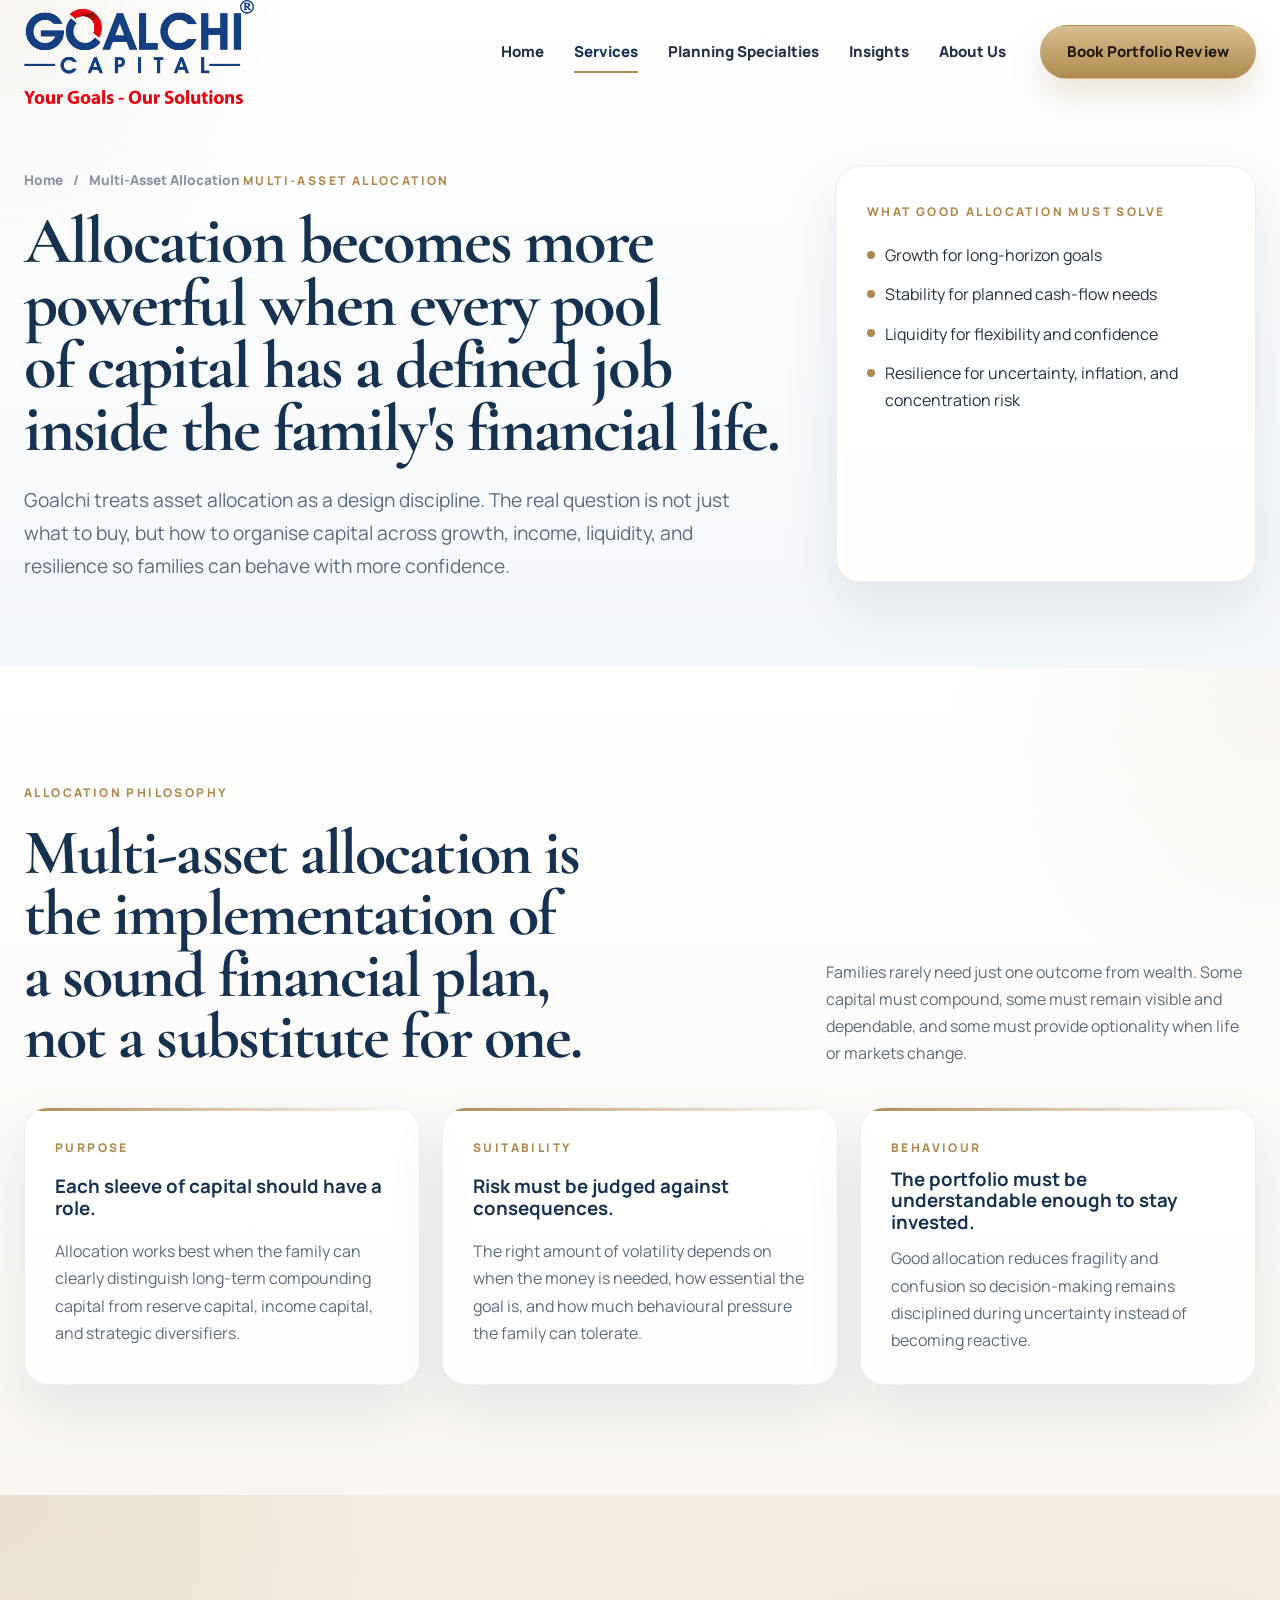
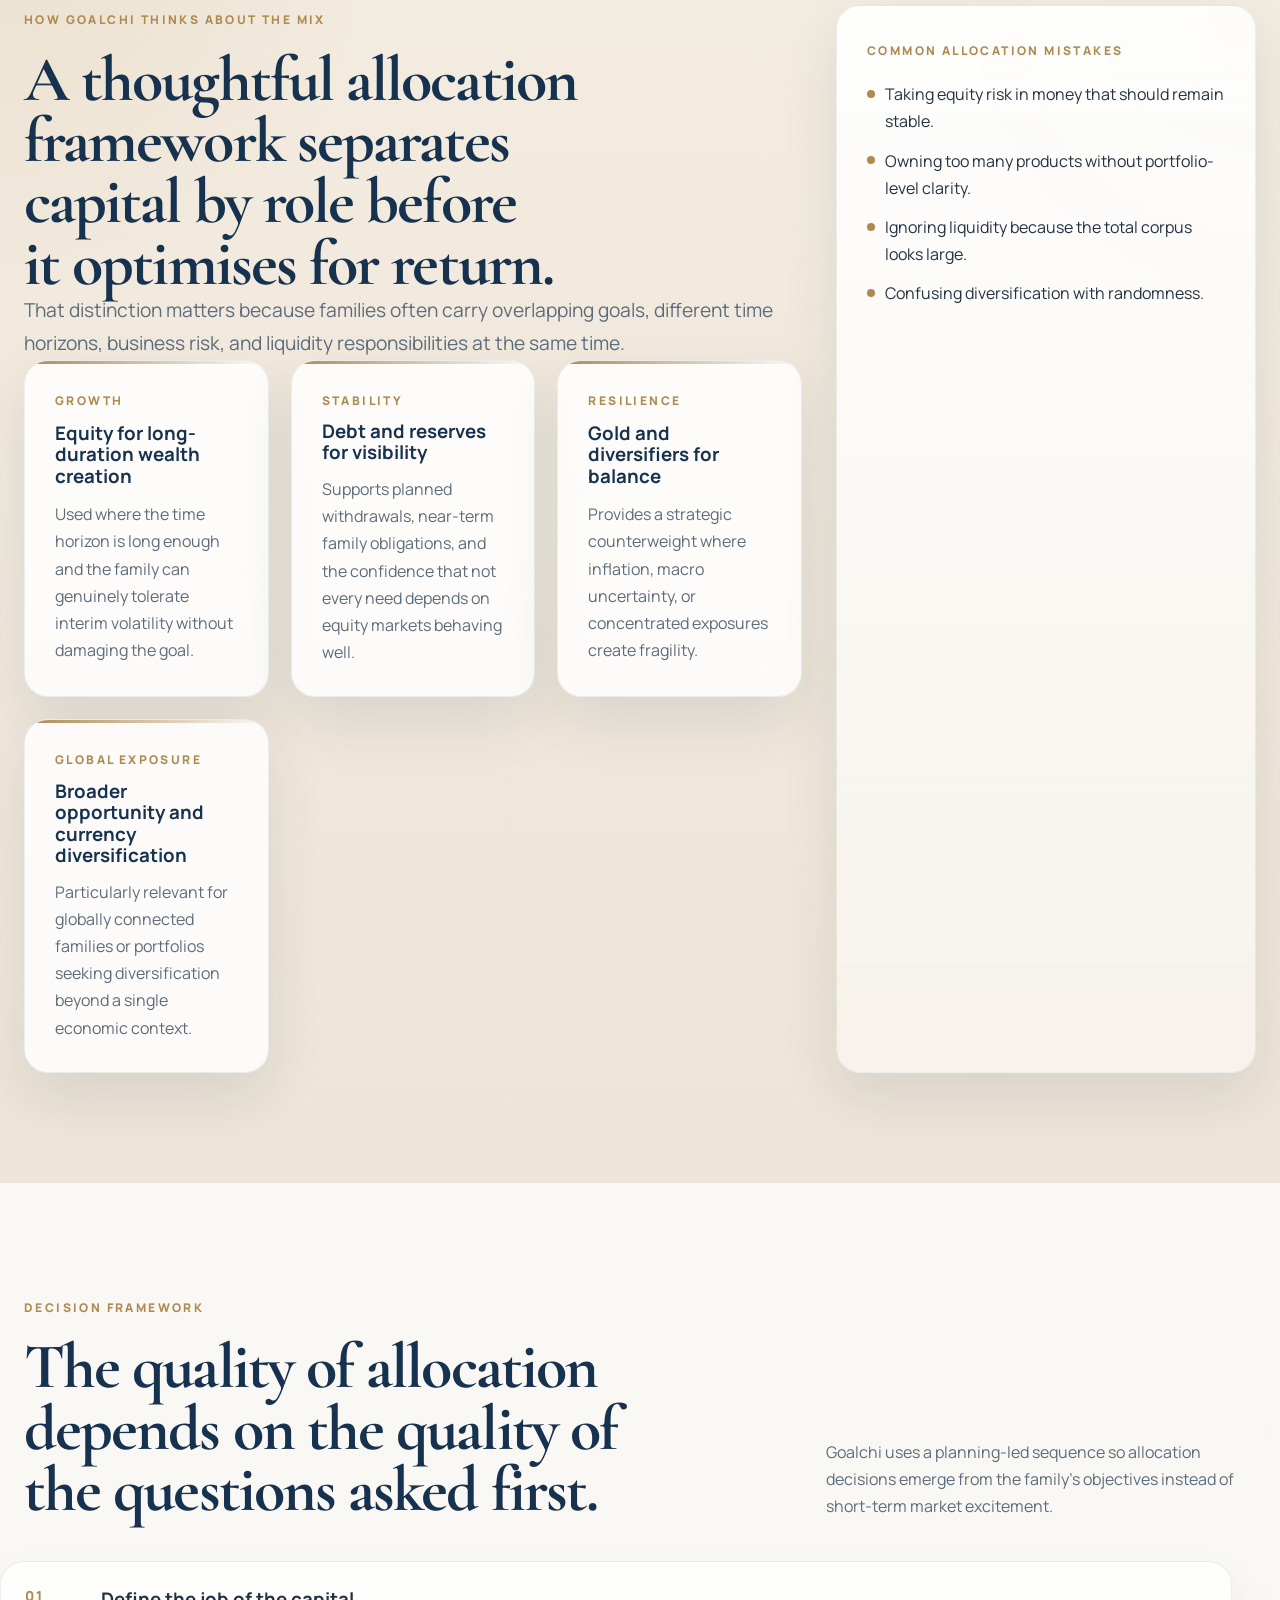
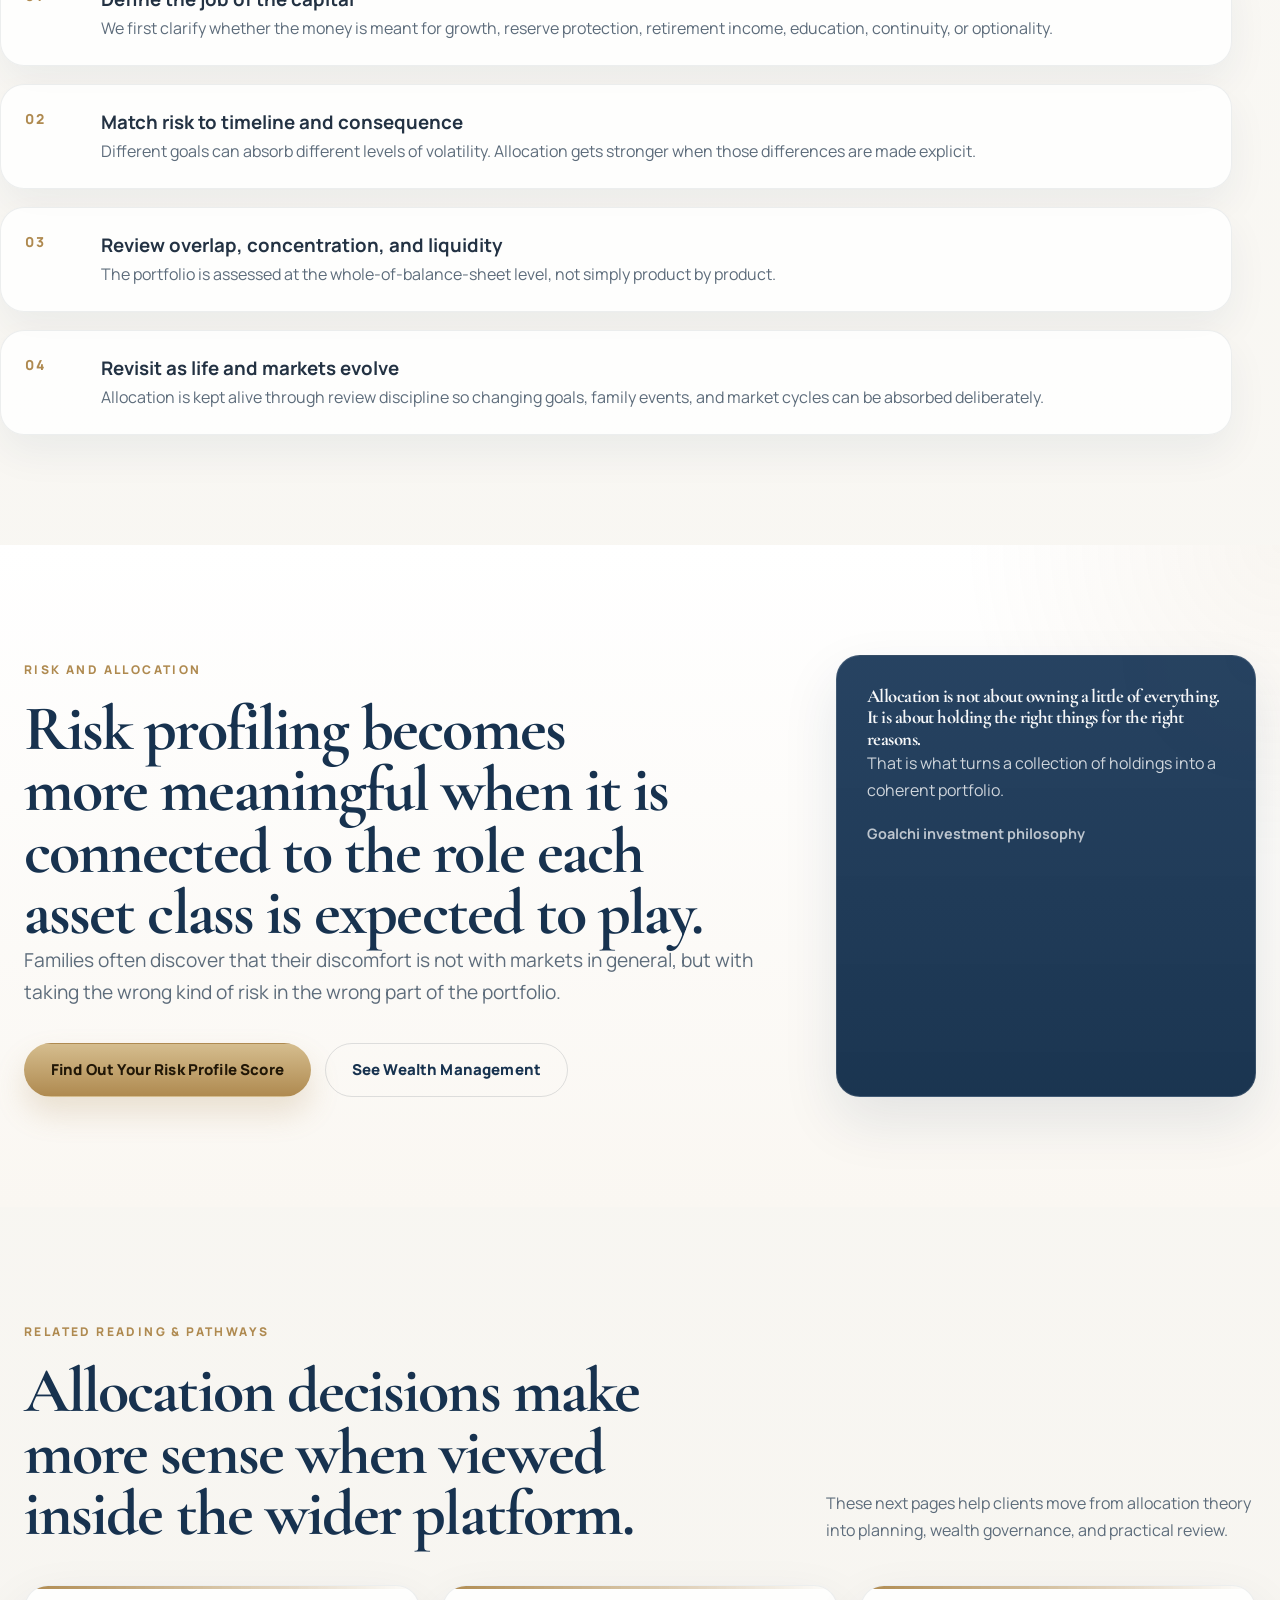
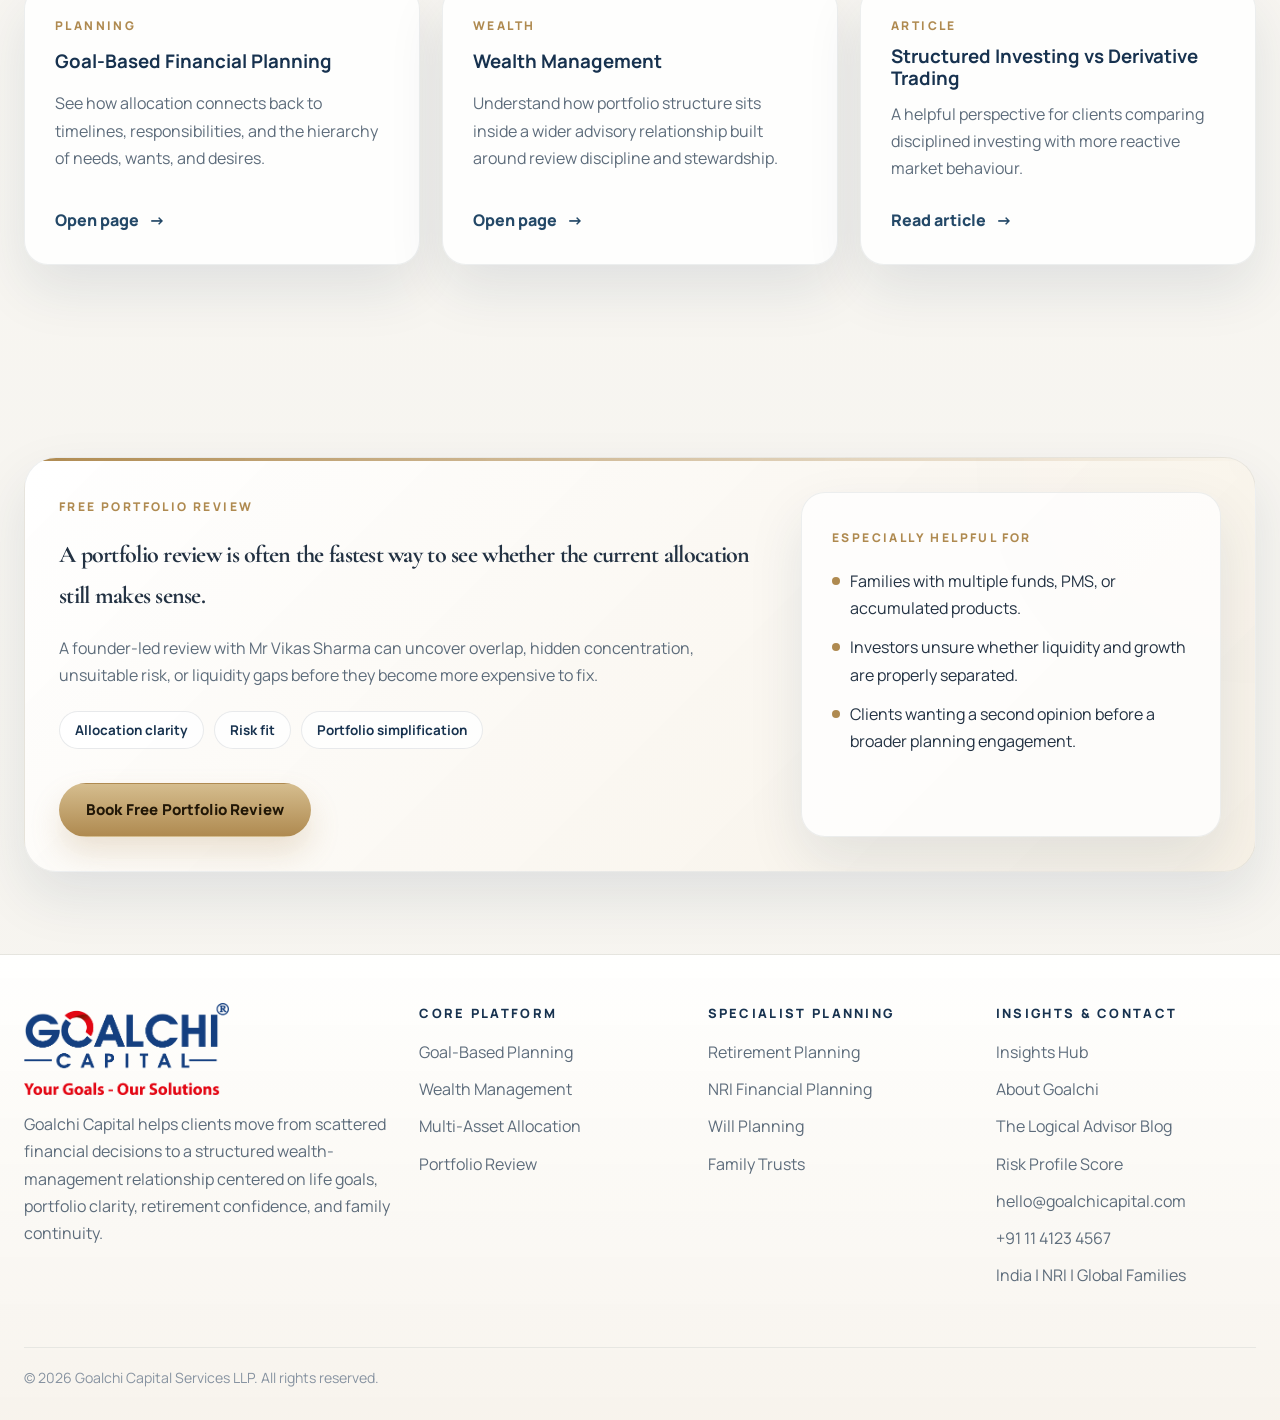
<file: multi-asset-allocation.html>
<!DOCTYPE html>
<html lang="en">
<head>
  <meta charset="UTF-8" />
  <meta name="viewport" content="width=device-width, initial-scale=1.0" />
  <title>Multi-Asset Allocation | Goalchi Capital</title>
  <meta
    name="description"
    content="Explore Goalchi Capital's multi-asset allocation philosophy across growth, stability, liquidity, resilience, and review discipline for affluent families."
  />
  <link rel="preconnect" href="https://fonts.googleapis.com">
  <link rel="preconnect" href="https://fonts.gstatic.com" crossorigin>
  <link
    href="https://fonts.googleapis.com/css2?family=Cormorant+Garamond:wght@500;600;700&amp;family=Manrope:wght@400;500;600;700;800&amp;display=swap"
    rel="stylesheet"
  />
  <link rel="stylesheet" href="assets/css/style.css" />
</head>
<body>
  <header class="nav" id="siteNav"></header>

  <main>
    <section class="page-hero section">
      <div class="container page-hero-grid">
        <div class="page-copy">
          <div class="page-breadcrumb"><a href="index.html">Home</a> / <span>Multi-Asset Allocation</span></div>
          <span class="eyebrow">Multi-Asset Allocation</span>
          <h1 class="serif page-title">Allocation becomes more powerful when every pool of capital has a defined job inside the family's financial life.</h1>
          <p>
            Goalchi treats asset allocation as a design discipline. The real question is not just what to buy, but how to organise capital across growth, income, liquidity, and resilience so families can behave with more confidence.
          </p>
        </div>

        <aside class="page-side">
          <div class="page-note">
            <span class="card-kicker">What Good Allocation Must Solve</span>
            <ul class="clean-list">
              <li>Growth for long-horizon goals</li>
              <li>Stability for planned cash-flow needs</li>
              <li>Liquidity for flexibility and confidence</li>
              <li>Resilience for uncertainty, inflation, and concentration risk</li>
            </ul>
          </div>
        </aside>
      </div>
    </section>

    <section class="paper-section section-pad section">
      <div class="container split-heading">
        <div>
          <span class="eyebrow">Allocation Philosophy</span>
          <h2 class="serif">Multi-asset allocation is the implementation of a sound financial plan, not a substitute for one.</h2>
        </div>
        <p>
          Families rarely need just one outcome from wealth. Some capital must compound, some must remain visible and dependable, and some must provide optionality when life or markets change.
        </p>
      </div>

      <div class="container service-grid">
        <article class="service-card">
          <span class="card-kicker">Purpose</span>
          <h3>Each sleeve of capital should have a role.</h3>
          <p>Allocation works best when the family can clearly distinguish long-term compounding capital from reserve capital, income capital, and strategic diversifiers.</p>
        </article>

        <article class="service-card">
          <span class="card-kicker">Suitability</span>
          <h3>Risk must be judged against consequences.</h3>
          <p>The right amount of volatility depends on when the money is needed, how essential the goal is, and how much behavioural pressure the family can tolerate.</p>
        </article>

        <article class="service-card">
          <span class="card-kicker">Behaviour</span>
          <h3>The portfolio must be understandable enough to stay invested.</h3>
          <p>Good allocation reduces fragility and confusion so decision-making remains disciplined during uncertainty instead of becoming reactive.</p>
        </article>
      </div>
    </section>

    <section class="sand-section section-pad section">
      <div class="container feature-split">
        <div class="feature-copy">
          <span class="eyebrow">How Goalchi Thinks About The Mix</span>
          <h2 class="serif">A thoughtful allocation framework separates capital by role before it optimises for return.</h2>
          <p class="lead">
            That distinction matters because families often carry overlapping goals, different time horizons, business risk, and liquidity responsibilities at the same time.
          </p>

          <div class="card-grid">
            <article class="feature-card">
              <span class="card-kicker">Growth</span>
              <h3>Equity for long-duration wealth creation</h3>
              <p>Used where the time horizon is long enough and the family can genuinely tolerate interim volatility without damaging the goal.</p>
            </article>

            <article class="feature-card">
              <span class="card-kicker">Stability</span>
              <h3>Debt and reserves for visibility</h3>
              <p>Supports planned withdrawals, near-term family obligations, and the confidence that not every need depends on equity markets behaving well.</p>
            </article>

            <article class="feature-card">
              <span class="card-kicker">Resilience</span>
              <h3>Gold and diversifiers for balance</h3>
              <p>Provides a strategic counterweight where inflation, macro uncertainty, or concentrated exposures create fragility.</p>
            </article>

            <article class="feature-card">
              <span class="card-kicker">Global Exposure</span>
              <h3>Broader opportunity and currency diversification</h3>
              <p>Particularly relevant for globally connected families or portfolios seeking diversification beyond a single economic context.</p>
            </article>
          </div>
        </div>

        <aside class="list-card">
          <span class="card-kicker">Common Allocation Mistakes</span>
          <ul>
            <li>Taking equity risk in money that should remain stable.</li>
            <li>Owning too many products without portfolio-level clarity.</li>
            <li>Ignoring liquidity because the total corpus looks large.</li>
            <li>Confusing diversification with randomness.</li>
          </ul>
        </aside>
      </div>
    </section>

    <section class="section section-pad">
      <div class="container split-heading">
        <div>
          <span class="eyebrow">Decision Framework</span>
          <h2 class="serif">The quality of allocation depends on the quality of the questions asked first.</h2>
        </div>
        <p>
          Goalchi uses a planning-led sequence so allocation decisions emerge from the family's objectives instead of short-term market excitement.
        </p>
      </div>

      <div class="container process-list">
        <article class="process-item">
          <span class="process-number">01</span>
          <div>
            <h3>Define the job of the capital</h3>
            <p>We first clarify whether the money is meant for growth, reserve protection, retirement income, education, continuity, or optionality.</p>
          </div>
        </article>

        <article class="process-item">
          <span class="process-number">02</span>
          <div>
            <h3>Match risk to timeline and consequence</h3>
            <p>Different goals can absorb different levels of volatility. Allocation gets stronger when those differences are made explicit.</p>
          </div>
        </article>

        <article class="process-item">
          <span class="process-number">03</span>
          <div>
            <h3>Review overlap, concentration, and liquidity</h3>
            <p>The portfolio is assessed at the whole-of-balance-sheet level, not simply product by product.</p>
          </div>
        </article>

        <article class="process-item">
          <span class="process-number">04</span>
          <div>
            <h3>Revisit as life and markets evolve</h3>
            <p>Allocation is kept alive through review discipline so changing goals, family events, and market cycles can be absorbed deliberately.</p>
          </div>
        </article>
      </div>
    </section>

    <section class="paper-section section-pad section">
      <div class="container feature-split">
        <div class="feature-copy">
          <span class="eyebrow">Risk And Allocation</span>
          <h2 class="serif">Risk profiling becomes more meaningful when it is connected to the role each asset class is expected to play.</h2>
          <p class="lead">
            Families often discover that their discomfort is not with markets in general, but with taking the wrong kind of risk in the wrong part of the portfolio.
          </p>

          <div class="btn-row">
            <a href="https://goalchicapital.github.io/risk-profiler/" class="btn btn-primary" target="_blank" rel="noreferrer">Find Out Your Risk Profile Score</a>
            <a href="wealth-management.html" class="btn btn-outline">See Wealth Management</a>
          </div>
        </div>

        <aside class="quote-card">
          <h3 class="serif">Allocation is not about owning a little of everything. It is about holding the right things for the right reasons.</h3>
          <p>That is what turns a collection of holdings into a coherent portfolio.</p>
          <div class="quote-meta">Goalchi investment philosophy</div>
        </aside>
      </div>
    </section>

    <section class="section section-pad">
      <div class="container split-heading">
        <div>
          <span class="eyebrow">Related Reading &amp; Pathways</span>
          <h2 class="serif">Allocation decisions make more sense when viewed inside the wider platform.</h2>
        </div>
        <p>
          These next pages help clients move from allocation theory into planning, wealth governance, and practical review.
        </p>
      </div>

      <div class="container article-grid three">
        <article class="article-card">
          <div class="article-meta">Planning</div>
          <h3>Goal-Based Financial Planning</h3>
          <p>See how allocation connects back to timelines, responsibilities, and the hierarchy of needs, wants, and desires.</p>
          <a class="text-link" href="goal-based-planning.html">Open page</a>
        </article>

        <article class="article-card">
          <div class="article-meta">Wealth</div>
          <h3>Wealth Management</h3>
          <p>Understand how portfolio structure sits inside a wider advisory relationship built around review discipline and stewardship.</p>
          <a class="text-link" href="wealth-management.html">Open page</a>
        </article>

        <article class="article-card">
          <div class="article-meta">Article</div>
          <h3>Structured Investing vs Derivative Trading</h3>
          <p>A helpful perspective for clients comparing disciplined investing with more reactive market behaviour.</p>
          <a class="text-link" href="https://www.thelogicaladvisor.com/structured-investing-vs-derivative-trading/" target="_blank" rel="noreferrer">Read article</a>
        </article>
      </div>
    </section>

    <section class="section section-compact">
      <div class="container">
        <div class="review-divider">
          <div class="review-grid">
            <div class="review-copy">
              <span class="eyebrow">Free Portfolio Review</span>
              <h2 class="serif">A portfolio review is often the fastest way to see whether the current allocation still makes sense.</h2>
              <p>
                A founder-led review with Mr Vikas Sharma can uncover overlap, hidden concentration, unsuitable risk, or liquidity gaps before they become more expensive to fix.
              </p>
              <div class="review-marks">
                <span class="micro-pill">Allocation clarity</span>
                <span class="micro-pill">Risk fit</span>
                <span class="micro-pill">Portfolio simplification</span>
              </div>
              <div class="btn-row">
                <a href="https://calendly.com/goalchicapital/portfolio-review-meeting-with-mr-vikas-sharma?back=1&amp;month=2026-03" class="btn btn-primary" target="_blank" rel="noreferrer">Book Free Portfolio Review</a>
              </div>
            </div>

            <aside class="review-panel">
              <span class="card-kicker">Especially Helpful For</span>
              <ul class="clean-list">
                <li>Families with multiple funds, PMS, or accumulated products.</li>
                <li>Investors unsure whether liquidity and growth are properly separated.</li>
                <li>Clients wanting a second opinion before a broader planning engagement.</li>
              </ul>
            </aside>
          </div>
        </div>
      </div>
    </section>
  </main>

  <footer class="footer"></footer>

  <script src="assets/js/main.js"></script>
</body>
</html>
</file>
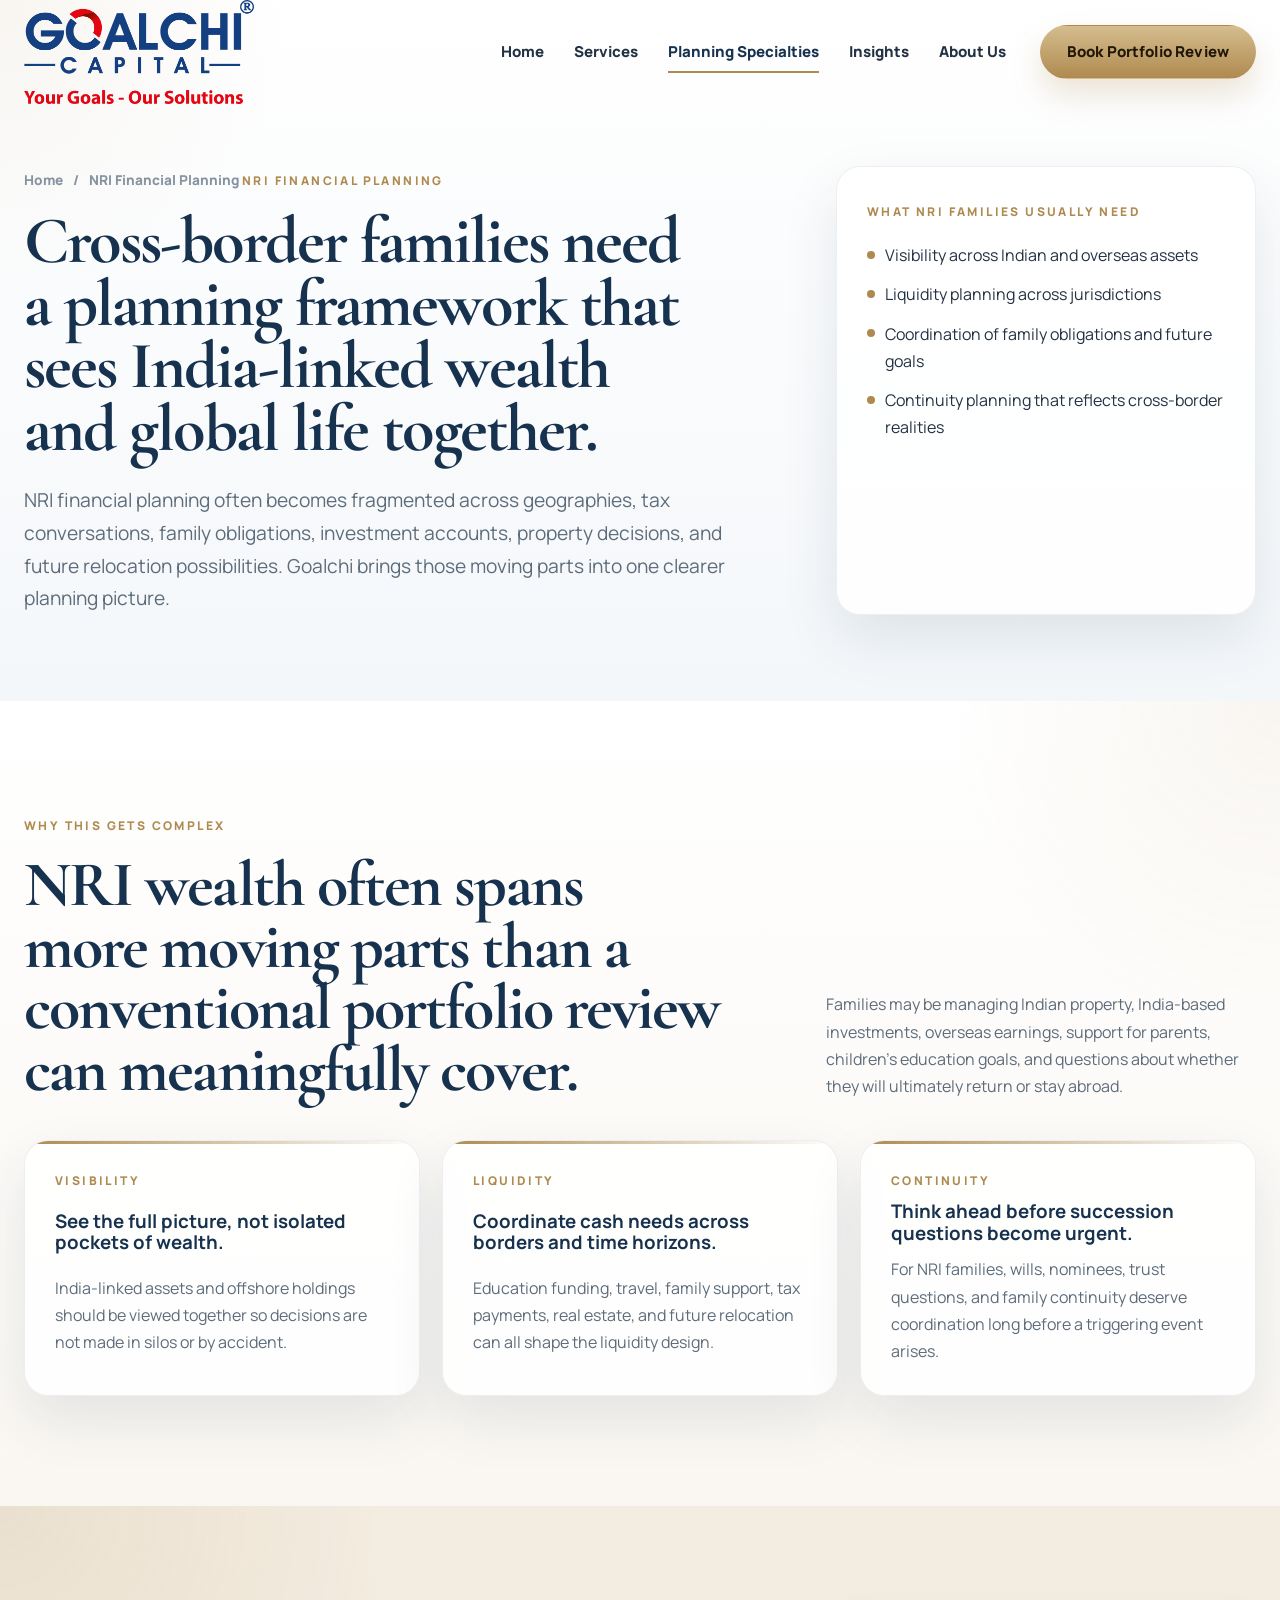
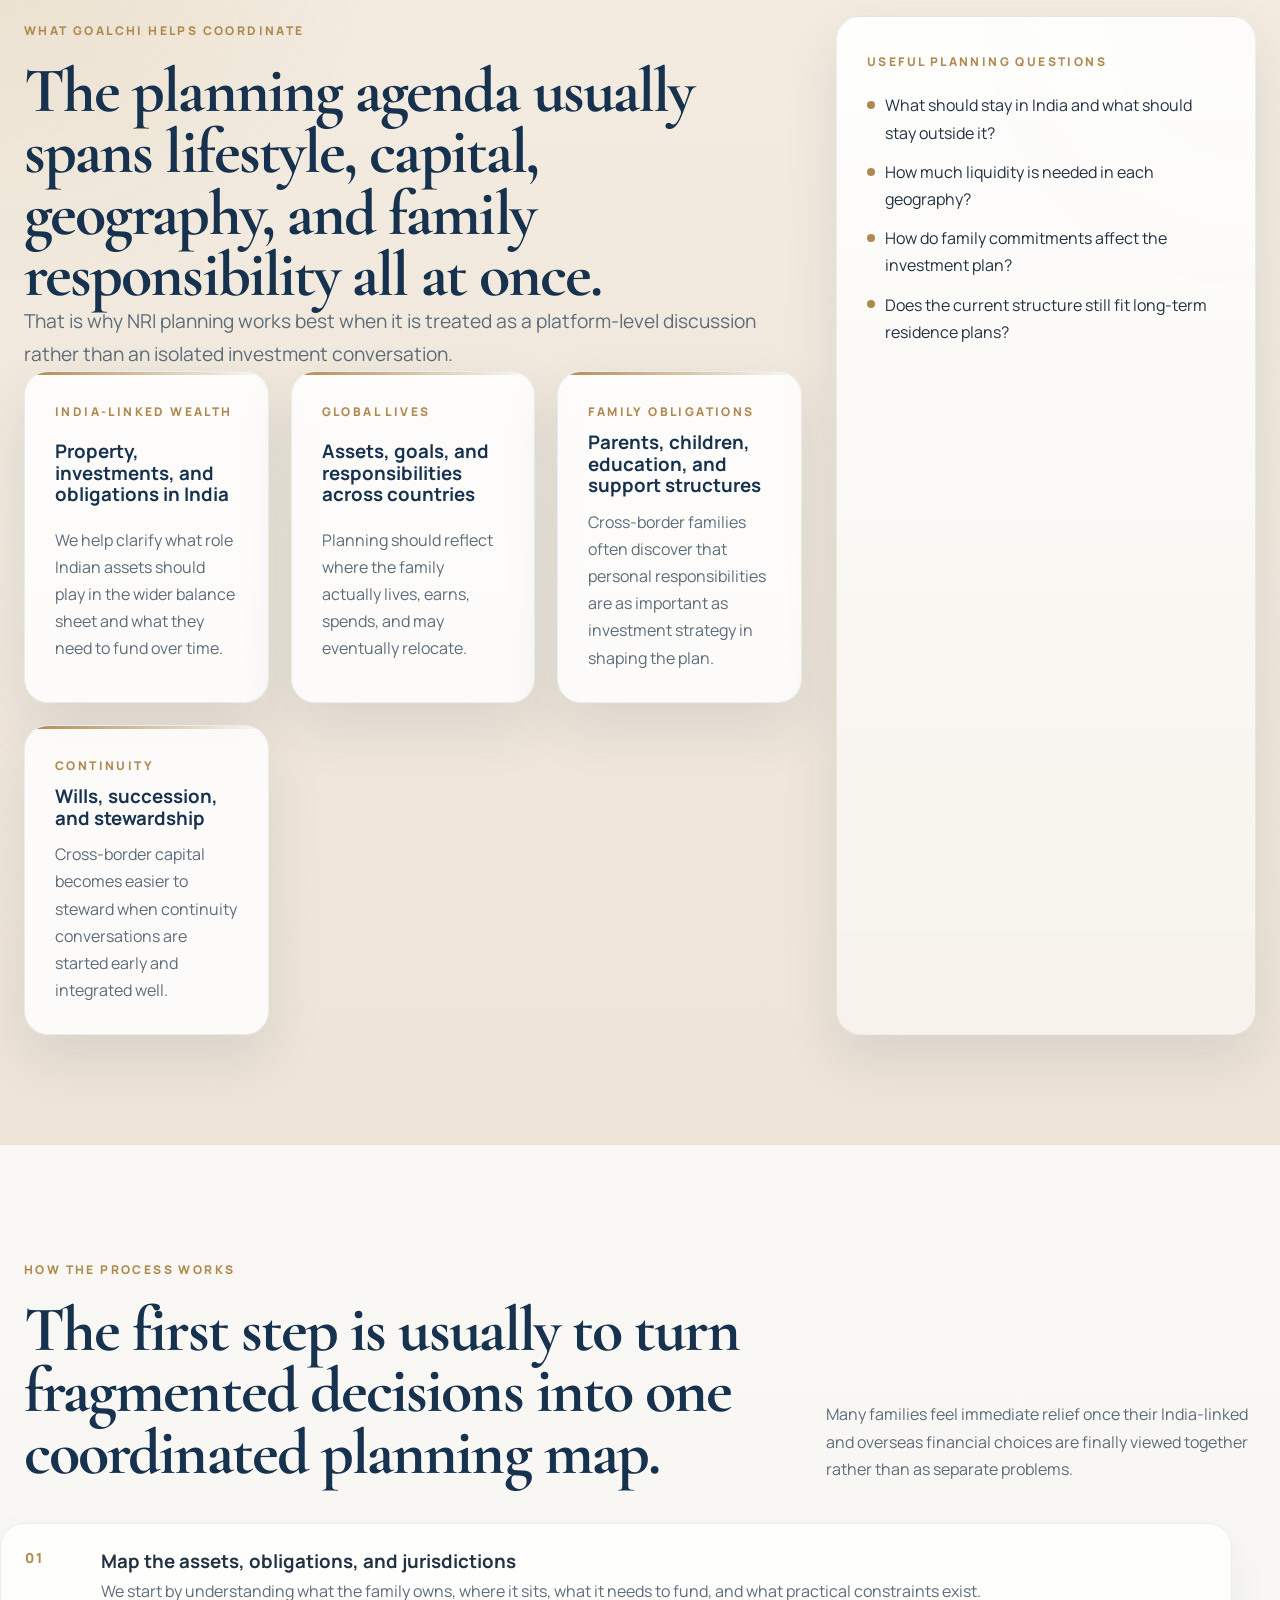
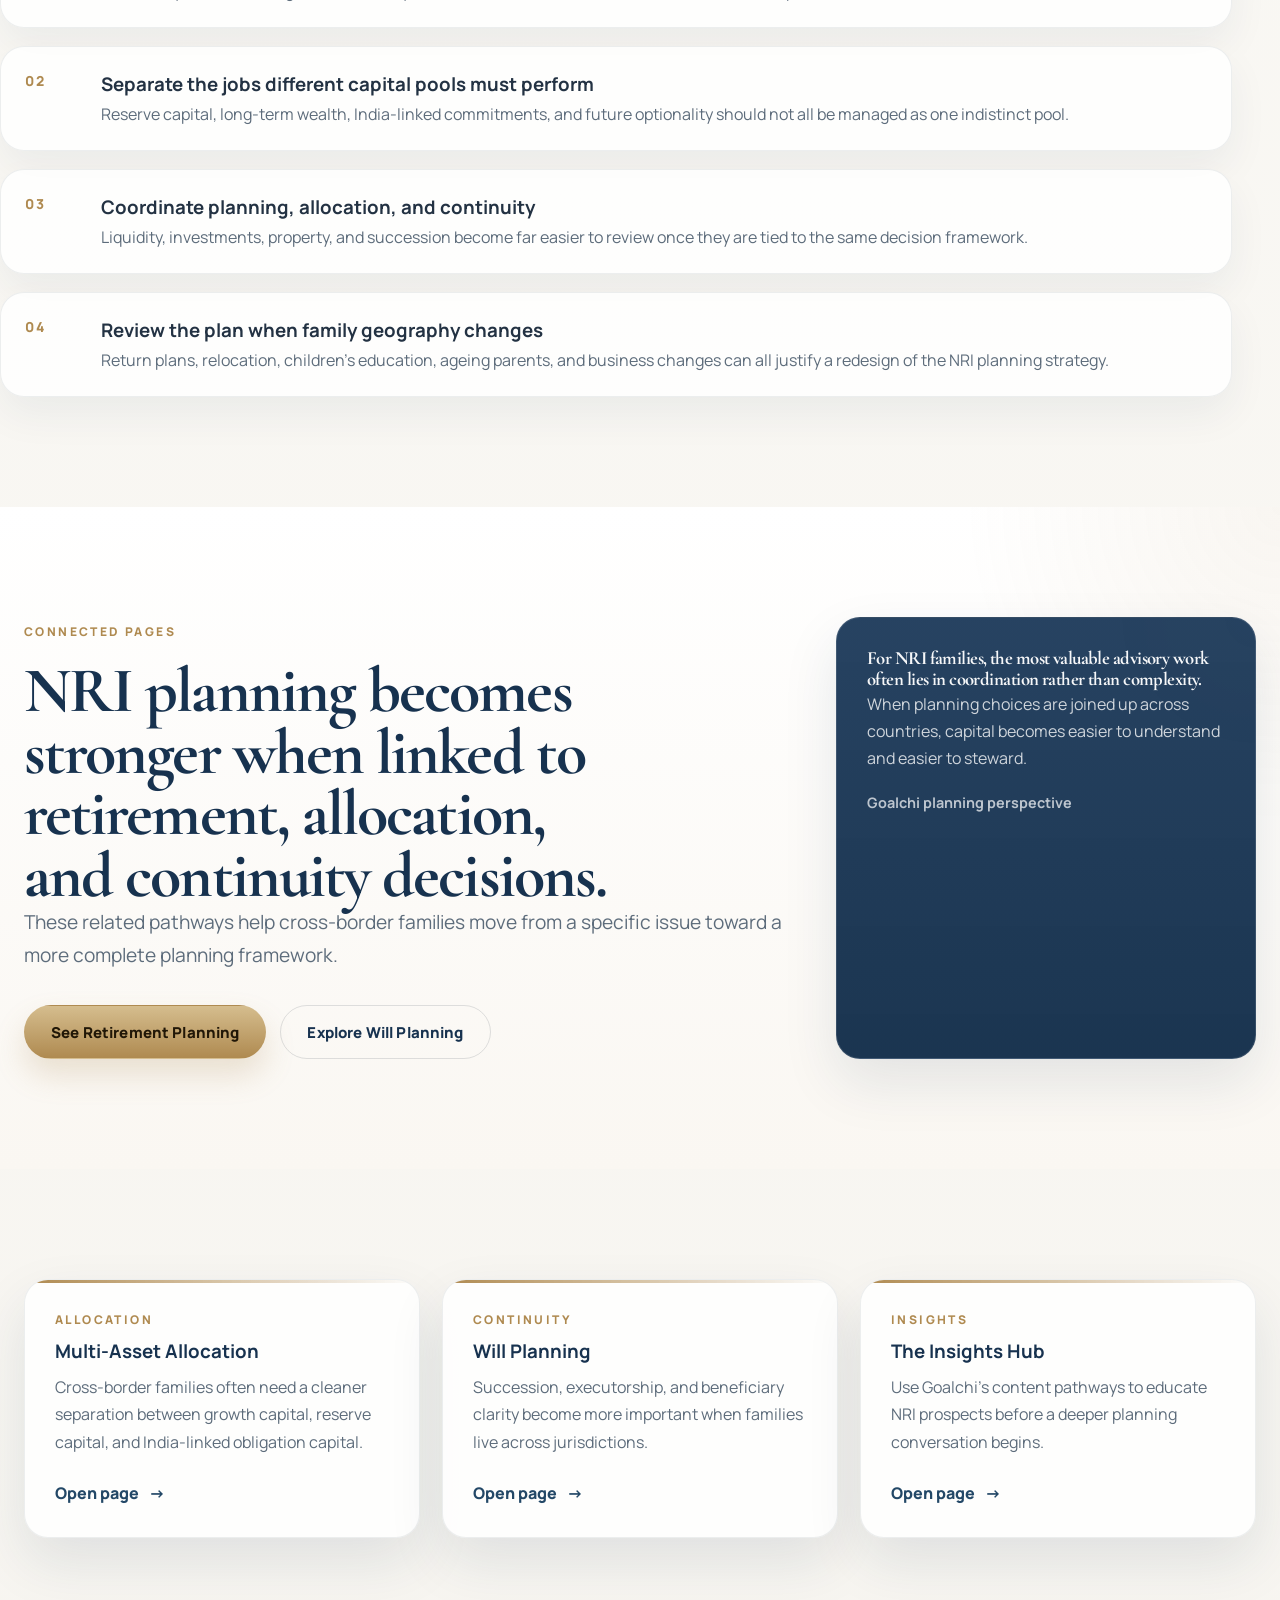
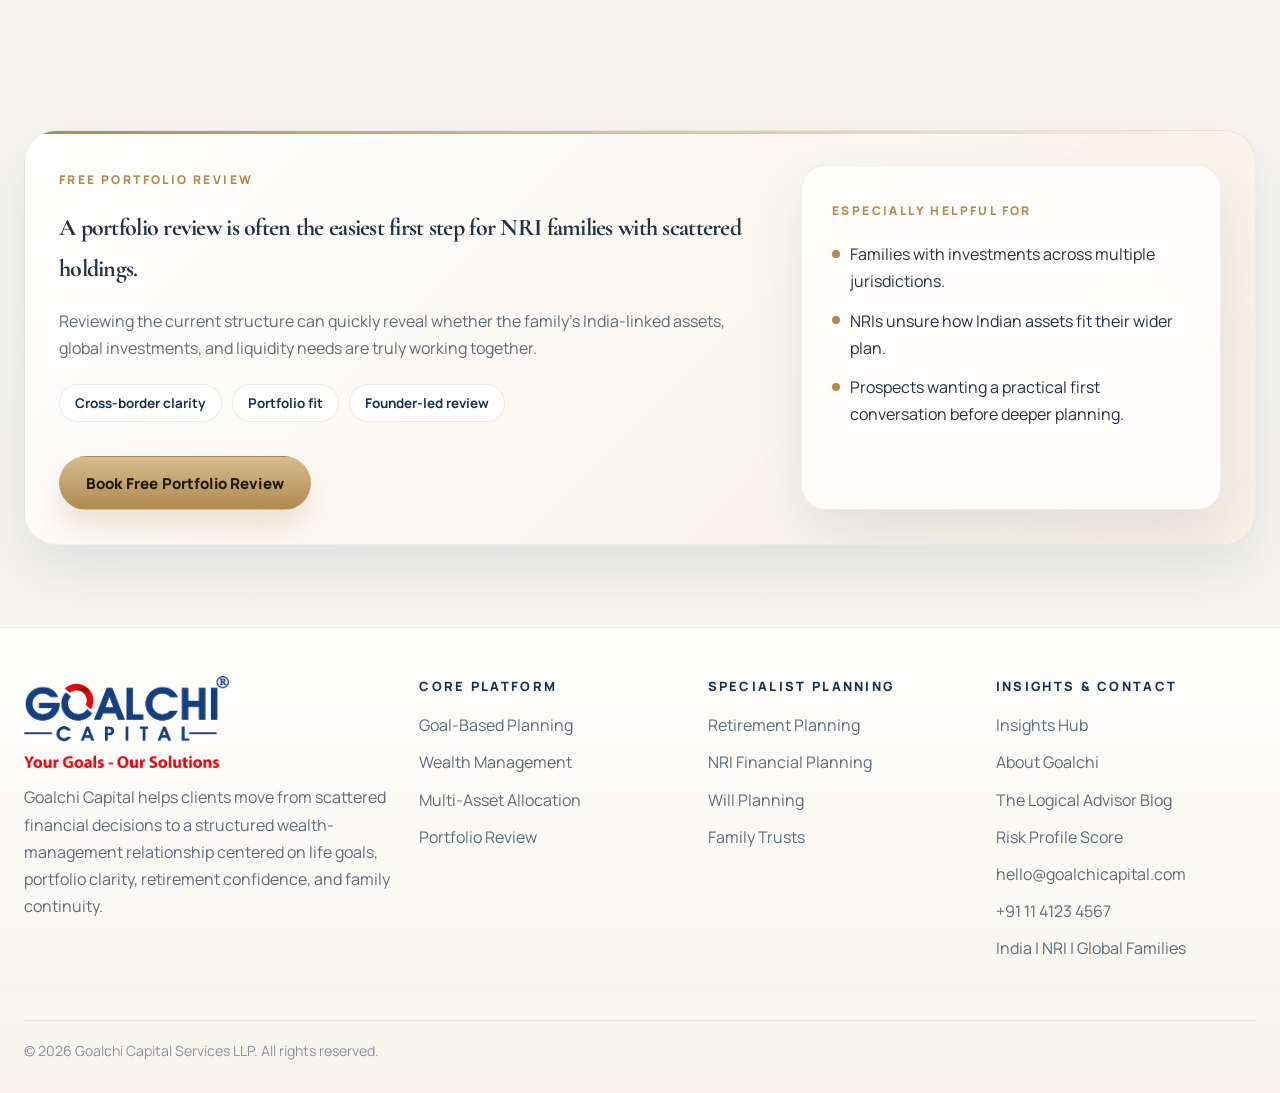
<file: nri-financial-planning.html>
<!DOCTYPE html>
<html lang="en">
<head>
  <meta charset="UTF-8" />
  <meta name="viewport" content="width=device-width, initial-scale=1.0" />
  <title>NRI Financial Planning | Goalchi Capital</title>
  <meta
    name="description"
    content="Explore Goalchi Capital's NRI financial planning approach covering India-linked wealth, global family responsibilities, liquidity, succession, and cross-border coordination."
  />
  <link rel="preconnect" href="https://fonts.googleapis.com">
  <link rel="preconnect" href="https://fonts.gstatic.com" crossorigin>
  <link
    href="https://fonts.googleapis.com/css2?family=Cormorant+Garamond:wght@500;600;700&amp;family=Manrope:wght@400;500;600;700;800&amp;display=swap"
    rel="stylesheet"
  />
  <link rel="stylesheet" href="assets/css/style.css" />
</head>
<body>
  <header class="nav" id="siteNav"></header>

  <main>
    <section class="page-hero section">
      <div class="container page-hero-grid">
        <div class="page-copy">
          <div class="page-breadcrumb"><a href="index.html">Home</a> / <span>NRI Financial Planning</span></div>
          <span class="eyebrow">NRI Financial Planning</span>
          <h1 class="serif page-title">Cross-border families need a planning framework that sees India-linked wealth and global life together.</h1>
          <p>
            NRI financial planning often becomes fragmented across geographies, tax conversations, family obligations,
            investment accounts, property decisions, and future relocation possibilities. Goalchi brings those moving parts into one clearer planning picture.
          </p>
        </div>

        <aside class="page-side">
          <div class="page-note">
            <span class="card-kicker">What NRI Families Usually Need</span>
            <ul class="clean-list">
              <li>Visibility across Indian and overseas assets</li>
              <li>Liquidity planning across jurisdictions</li>
              <li>Coordination of family obligations and future goals</li>
              <li>Continuity planning that reflects cross-border realities</li>
            </ul>
          </div>
        </aside>
      </div>
    </section>

    <section class="paper-section section-pad section">
      <div class="container split-heading">
        <div>
          <span class="eyebrow">Why This Gets Complex</span>
          <h2 class="serif">NRI wealth often spans more moving parts than a conventional portfolio review can meaningfully cover.</h2>
        </div>
        <p>
          Families may be managing Indian property, India-based investments, overseas earnings, support for parents, children's education goals, and questions about whether they will ultimately return or stay abroad.
        </p>
      </div>

      <div class="container service-grid">
        <article class="service-card">
          <span class="card-kicker">Visibility</span>
          <h3>See the full picture, not isolated pockets of wealth.</h3>
          <p>India-linked assets and offshore holdings should be viewed together so decisions are not made in silos or by accident.</p>
        </article>

        <article class="service-card">
          <span class="card-kicker">Liquidity</span>
          <h3>Coordinate cash needs across borders and time horizons.</h3>
          <p>Education funding, travel, family support, tax payments, real estate, and future relocation can all shape the liquidity design.</p>
        </article>

        <article class="service-card">
          <span class="card-kicker">Continuity</span>
          <h3>Think ahead before succession questions become urgent.</h3>
          <p>For NRI families, wills, nominees, trust questions, and family continuity deserve coordination long before a triggering event arises.</p>
        </article>
      </div>
    </section>

    <section class="sand-section section-pad section">
      <div class="container feature-split">
        <div class="feature-copy">
          <span class="eyebrow">What Goalchi Helps Coordinate</span>
          <h2 class="serif">The planning agenda usually spans lifestyle, capital, geography, and family responsibility all at once.</h2>
          <p class="lead">
            That is why NRI planning works best when it is treated as a platform-level discussion rather than an isolated investment conversation.
          </p>

          <div class="card-grid">
            <article class="feature-card">
              <span class="card-kicker">India-Linked Wealth</span>
              <h3>Property, investments, and obligations in India</h3>
              <p>We help clarify what role Indian assets should play in the wider balance sheet and what they need to fund over time.</p>
            </article>

            <article class="feature-card">
              <span class="card-kicker">Global Lives</span>
              <h3>Assets, goals, and responsibilities across countries</h3>
              <p>Planning should reflect where the family actually lives, earns, spends, and may eventually relocate.</p>
            </article>

            <article class="feature-card">
              <span class="card-kicker">Family Obligations</span>
              <h3>Parents, children, education, and support structures</h3>
              <p>Cross-border families often discover that personal responsibilities are as important as investment strategy in shaping the plan.</p>
            </article>

            <article class="feature-card">
              <span class="card-kicker">Continuity</span>
              <h3>Wills, succession, and stewardship</h3>
              <p>Cross-border capital becomes easier to steward when continuity conversations are started early and integrated well.</p>
            </article>
          </div>
        </div>

        <aside class="list-card">
          <span class="card-kicker">Useful Planning Questions</span>
          <ul>
            <li>What should stay in India and what should stay outside it?</li>
            <li>How much liquidity is needed in each geography?</li>
            <li>How do family commitments affect the investment plan?</li>
            <li>Does the current structure still fit long-term residence plans?</li>
          </ul>
        </aside>
      </div>
    </section>

    <section class="section section-pad">
      <div class="container split-heading">
        <div>
          <span class="eyebrow">How The Process Works</span>
          <h2 class="serif">The first step is usually to turn fragmented decisions into one coordinated planning map.</h2>
        </div>
        <p>
          Many families feel immediate relief once their India-linked and overseas financial choices are finally viewed together rather than as separate problems.
        </p>
      </div>

      <div class="container process-list">
        <article class="process-item">
          <span class="process-number">01</span>
          <div>
            <h3>Map the assets, obligations, and jurisdictions</h3>
            <p>We start by understanding what the family owns, where it sits, what it needs to fund, and what practical constraints exist.</p>
          </div>
        </article>

        <article class="process-item">
          <span class="process-number">02</span>
          <div>
            <h3>Separate the jobs different capital pools must perform</h3>
            <p>Reserve capital, long-term wealth, India-linked commitments, and future optionality should not all be managed as one indistinct pool.</p>
          </div>
        </article>

        <article class="process-item">
          <span class="process-number">03</span>
          <div>
            <h3>Coordinate planning, allocation, and continuity</h3>
            <p>Liquidity, investments, property, and succession become far easier to review once they are tied to the same decision framework.</p>
          </div>
        </article>

        <article class="process-item">
          <span class="process-number">04</span>
          <div>
            <h3>Review the plan when family geography changes</h3>
            <p>Return plans, relocation, children's education, ageing parents, and business changes can all justify a redesign of the NRI planning strategy.</p>
          </div>
        </article>
      </div>
    </section>

    <section class="paper-section section-pad section">
      <div class="container feature-split">
        <div class="feature-copy">
          <span class="eyebrow">Connected Pages</span>
          <h2 class="serif">NRI planning becomes stronger when linked to retirement, allocation, and continuity decisions.</h2>
          <p class="lead">
            These related pathways help cross-border families move from a specific issue toward a more complete planning framework.
          </p>

          <div class="btn-row">
            <a href="retirement-planning.html" class="btn btn-primary">See Retirement Planning</a>
            <a href="will-planning.html" class="btn btn-outline">Explore Will Planning</a>
          </div>
        </div>

        <aside class="quote-card">
          <h3 class="serif">For NRI families, the most valuable advisory work often lies in coordination rather than complexity.</h3>
          <p>When planning choices are joined up across countries, capital becomes easier to understand and easier to steward.</p>
          <div class="quote-meta">Goalchi planning perspective</div>
        </aside>
      </div>
    </section>

    <section class="section section-pad">
      <div class="container article-grid three">
        <article class="article-card">
          <div class="article-meta">Allocation</div>
          <h3>Multi-Asset Allocation</h3>
          <p>Cross-border families often need a cleaner separation between growth capital, reserve capital, and India-linked obligation capital.</p>
          <a class="text-link" href="multi-asset-allocation.html">Open page</a>
        </article>

        <article class="article-card">
          <div class="article-meta">Continuity</div>
          <h3>Will Planning</h3>
          <p>Succession, executorship, and beneficiary clarity become more important when families live across jurisdictions.</p>
          <a class="text-link" href="will-planning.html">Open page</a>
        </article>

        <article class="article-card">
          <div class="article-meta">Insights</div>
          <h3>The Insights Hub</h3>
          <p>Use Goalchi's content pathways to educate NRI prospects before a deeper planning conversation begins.</p>
          <a class="text-link" href="insights.html">Open page</a>
        </article>
      </div>
    </section>

    <section class="section section-compact">
      <div class="container">
        <div class="review-divider">
          <div class="review-grid">
            <div class="review-copy">
              <span class="eyebrow">Free Portfolio Review</span>
              <h2 class="serif">A portfolio review is often the easiest first step for NRI families with scattered holdings.</h2>
              <p>
                Reviewing the current structure can quickly reveal whether the family's India-linked assets, global investments, and liquidity needs are truly working together.
              </p>
              <div class="review-marks">
                <span class="micro-pill">Cross-border clarity</span>
                <span class="micro-pill">Portfolio fit</span>
                <span class="micro-pill">Founder-led review</span>
              </div>
              <div class="btn-row">
                <a href="https://calendly.com/goalchicapital/portfolio-review-meeting-with-mr-vikas-sharma?back=1&amp;month=2026-03" class="btn btn-primary" target="_blank" rel="noreferrer">Book Free Portfolio Review</a>
              </div>
            </div>

            <aside class="review-panel">
              <span class="card-kicker">Especially Helpful For</span>
              <ul class="clean-list">
                <li>Families with investments across multiple jurisdictions.</li>
                <li>NRIs unsure how Indian assets fit their wider plan.</li>
                <li>Prospects wanting a practical first conversation before deeper planning.</li>
              </ul>
            </aside>
          </div>
        </div>
      </div>
    </section>
  </main>

  <footer class="footer"></footer>

  <script src="assets/js/main.js"></script>
</body>
</html>
</file>
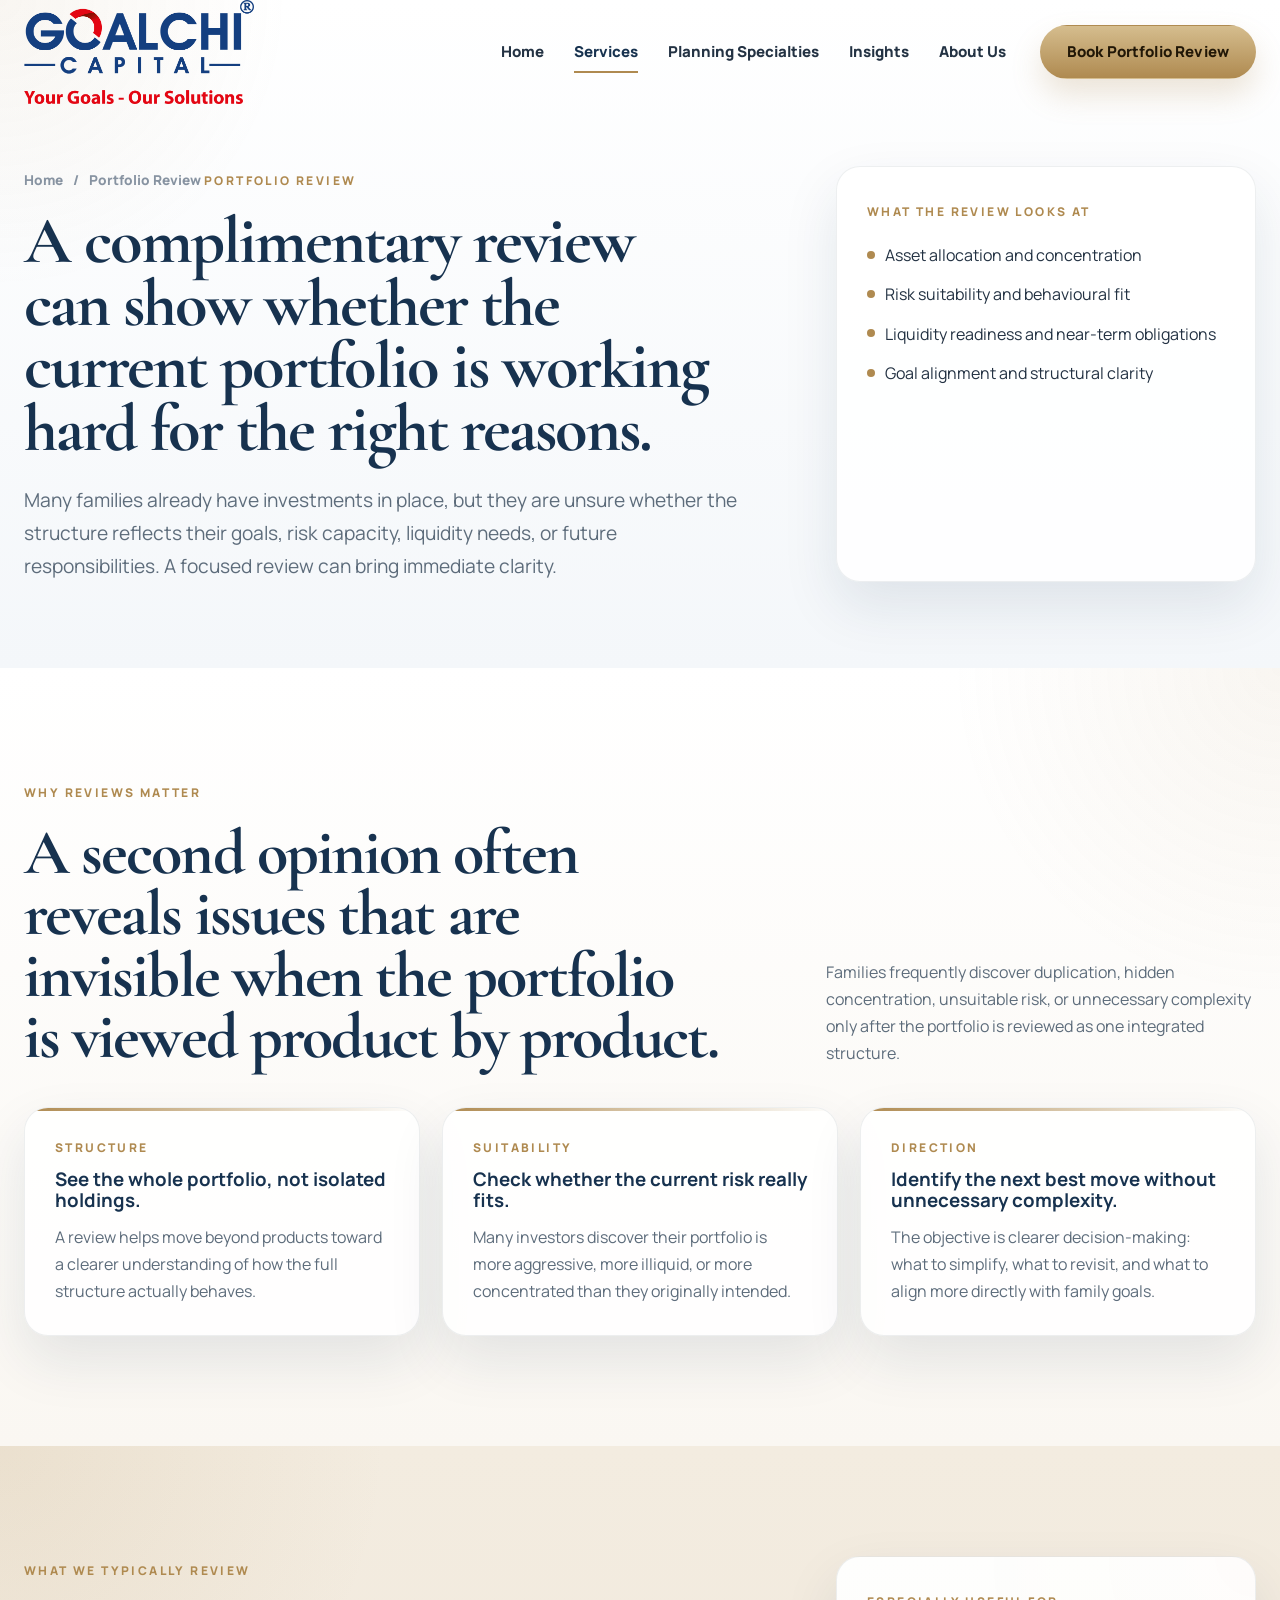
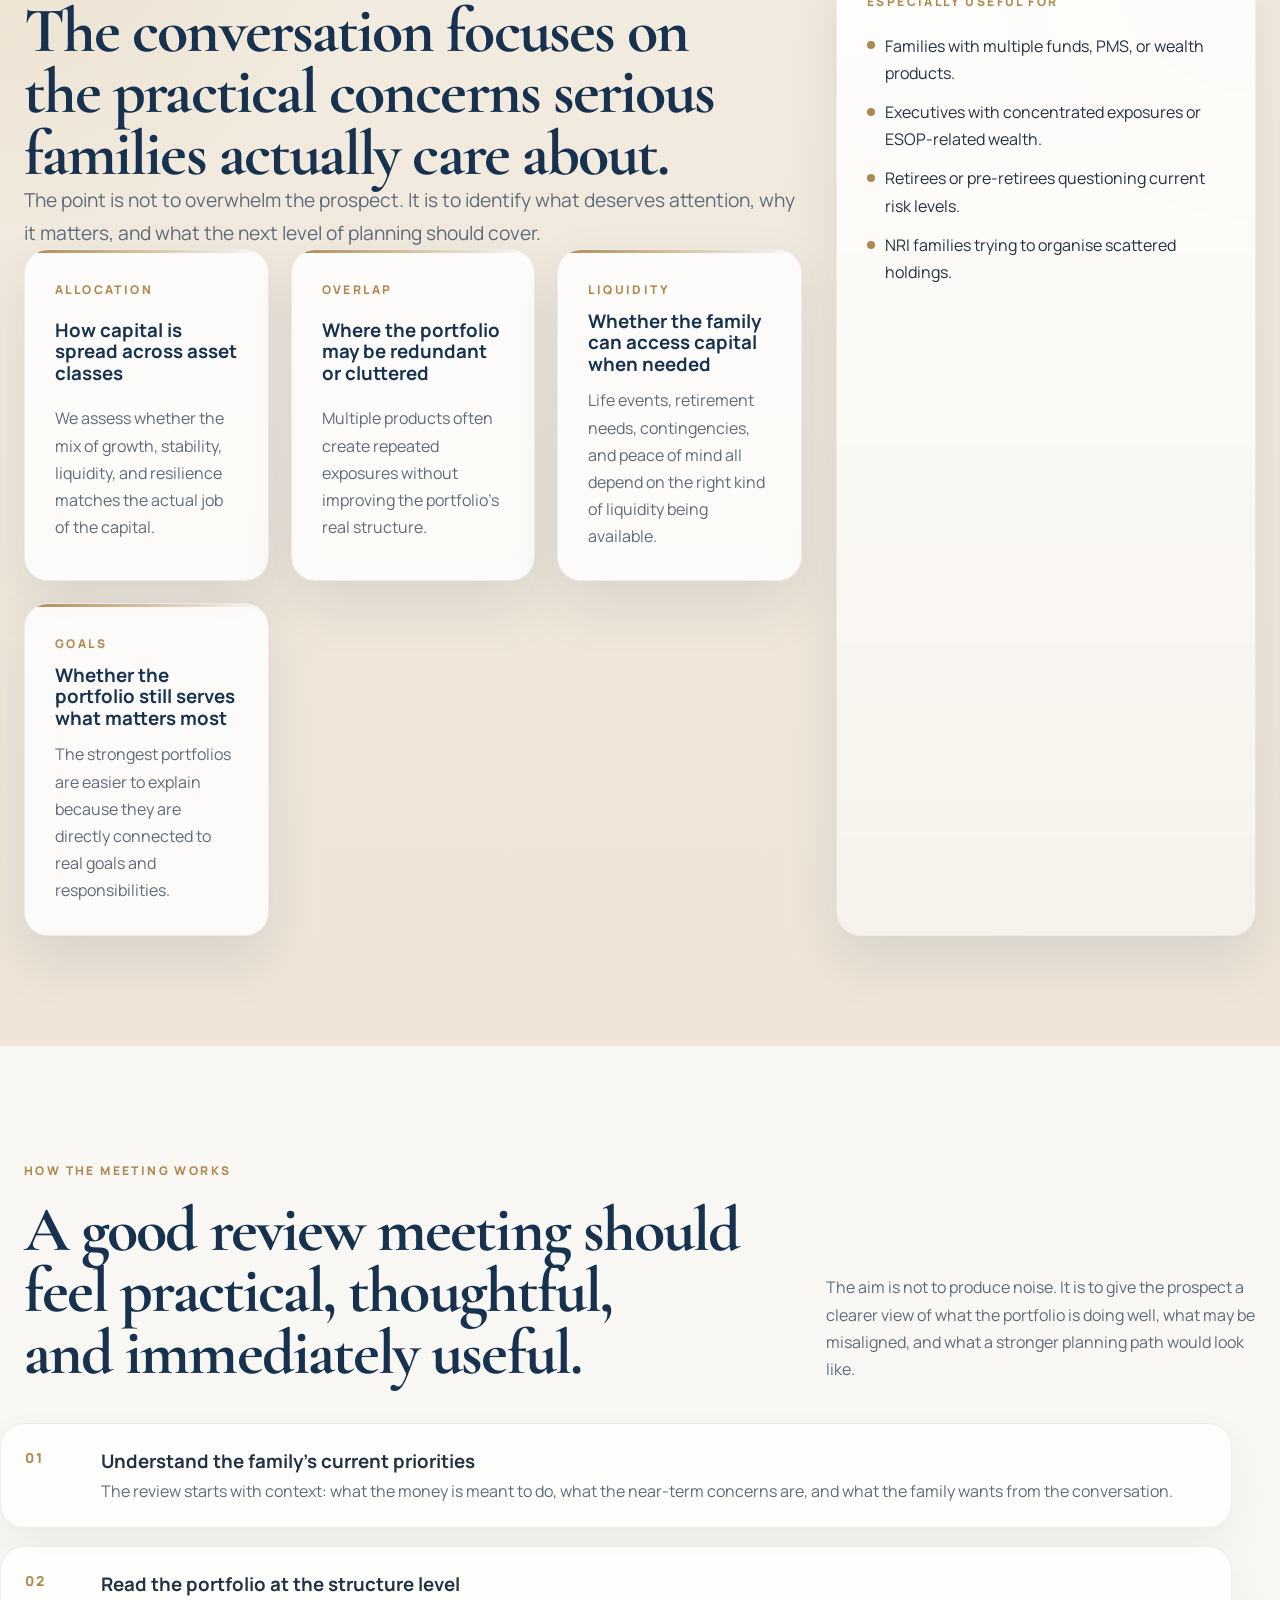
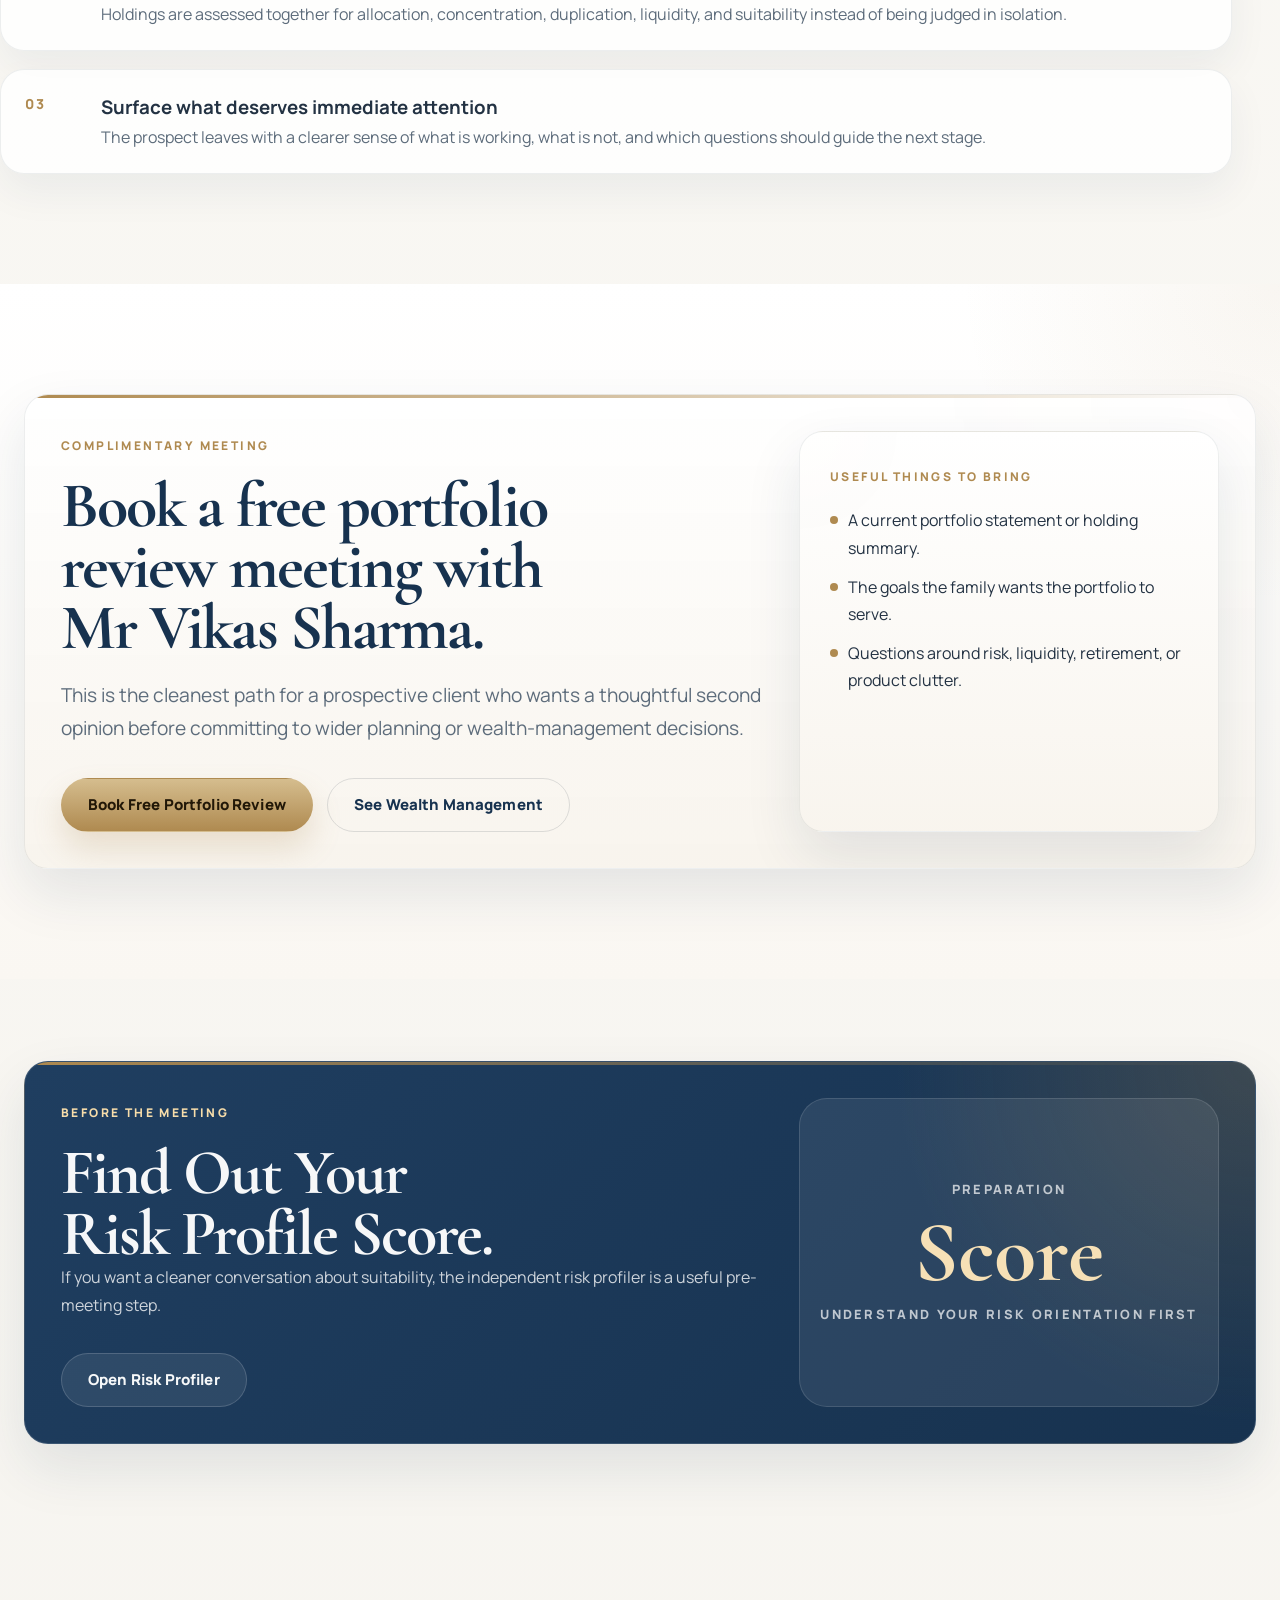
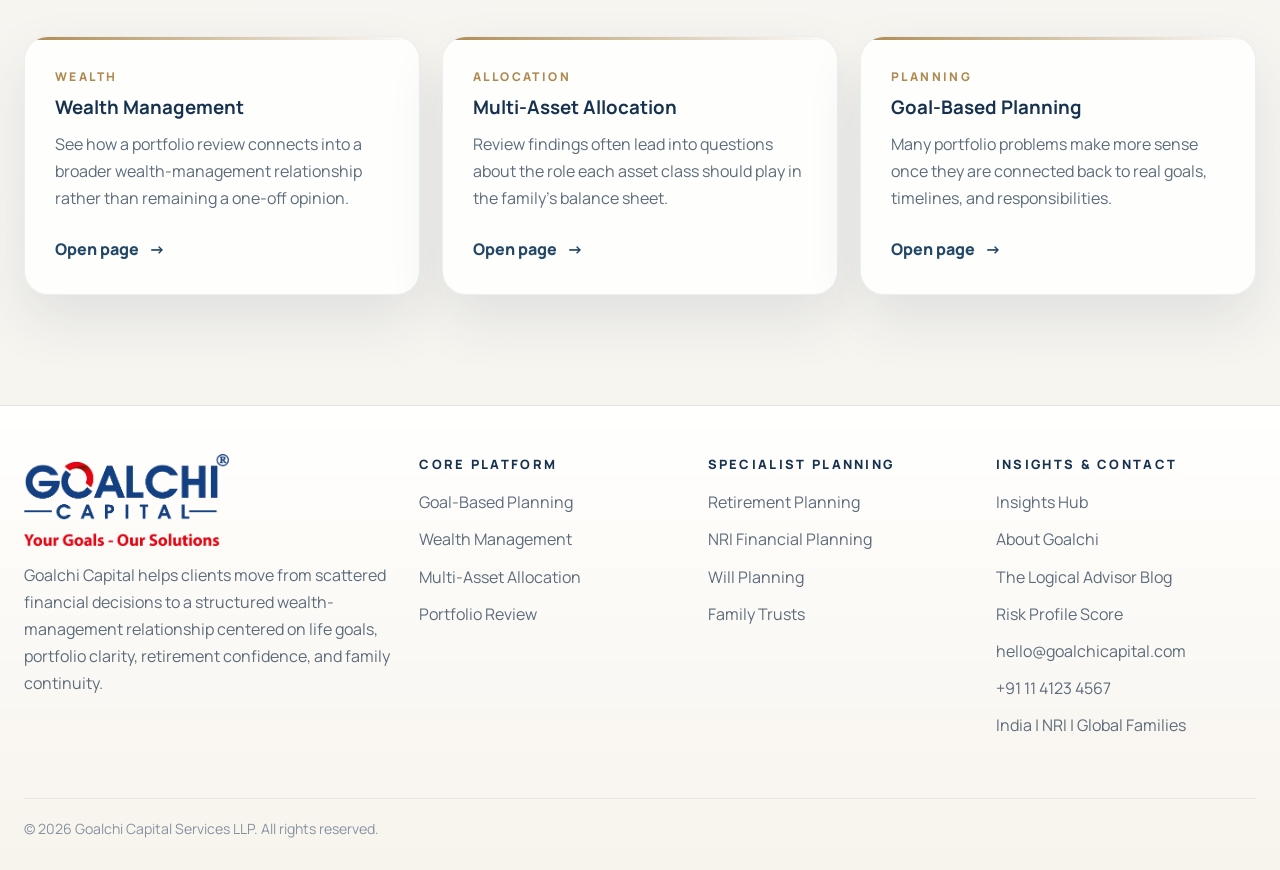
<file: portfolio-review.html>
<!DOCTYPE html>
<html lang="en">
<head>
  <meta charset="UTF-8" />
  <meta name="viewport" content="width=device-width, initial-scale=1.0" />
  <title>Portfolio Review | Goalchi Capital</title>
  <meta
    name="description"
    content="Book a complimentary portfolio review with Goalchi Capital to evaluate asset allocation, risk fit, liquidity, overlap, and alignment with long-term financial goals."
  />
  <link rel="preconnect" href="https://fonts.googleapis.com">
  <link rel="preconnect" href="https://fonts.gstatic.com" crossorigin>
  <link
    href="https://fonts.googleapis.com/css2?family=Cormorant+Garamond:wght@500;600;700&amp;family=Manrope:wght@400;500;600;700;800&amp;display=swap"
    rel="stylesheet"
  />
  <link rel="stylesheet" href="assets/css/style.css" />
</head>
<body>
  <header class="nav" id="siteNav"></header>

  <main>
    <section class="page-hero section">
      <div class="container page-hero-grid">
        <div class="page-copy">
          <div class="page-breadcrumb"><a href="index.html">Home</a> / <span>Portfolio Review</span></div>
          <span class="eyebrow">Portfolio Review</span>
          <h1 class="serif page-title">A complimentary review can show whether the current portfolio is working hard for the right reasons.</h1>
          <p>
            Many families already have investments in place, but they are unsure whether the structure reflects their goals,
            risk capacity, liquidity needs, or future responsibilities. A focused review can bring immediate clarity.
          </p>
        </div>

        <aside class="page-side">
          <div class="page-note">
            <span class="card-kicker">What The Review Looks At</span>
            <ul class="clean-list">
              <li>Asset allocation and concentration</li>
              <li>Risk suitability and behavioural fit</li>
              <li>Liquidity readiness and near-term obligations</li>
              <li>Goal alignment and structural clarity</li>
            </ul>
          </div>
        </aside>
      </div>
    </section>

    <section class="paper-section section-pad section">
      <div class="container split-heading">
        <div>
          <span class="eyebrow">Why Reviews Matter</span>
          <h2 class="serif">A second opinion often reveals issues that are invisible when the portfolio is viewed product by product.</h2>
        </div>
        <p>
          Families frequently discover duplication, hidden concentration, unsuitable risk, or unnecessary complexity only after the portfolio is reviewed as one integrated structure.
        </p>
      </div>

      <div class="container service-grid">
        <article class="service-card">
          <span class="card-kicker">Structure</span>
          <h3>See the whole portfolio, not isolated holdings.</h3>
          <p>A review helps move beyond products toward a clearer understanding of how the full structure actually behaves.</p>
        </article>

        <article class="service-card">
          <span class="card-kicker">Suitability</span>
          <h3>Check whether the current risk really fits.</h3>
          <p>Many investors discover their portfolio is more aggressive, more illiquid, or more concentrated than they originally intended.</p>
        </article>

        <article class="service-card">
          <span class="card-kicker">Direction</span>
          <h3>Identify the next best move without unnecessary complexity.</h3>
          <p>The objective is clearer decision-making: what to simplify, what to revisit, and what to align more directly with family goals.</p>
        </article>
      </div>
    </section>

    <section class="sand-section section-pad section">
      <div class="container feature-split">
        <div class="feature-copy">
          <span class="eyebrow">What We Typically Review</span>
          <h2 class="serif">The conversation focuses on the practical concerns serious families actually care about.</h2>
          <p class="lead">
            The point is not to overwhelm the prospect. It is to identify what deserves attention, why it matters, and what the next level of planning should cover.
          </p>

          <div class="card-grid two">
            <article class="feature-card">
              <span class="card-kicker">Allocation</span>
              <h3>How capital is spread across asset classes</h3>
              <p>We assess whether the mix of growth, stability, liquidity, and resilience matches the actual job of the capital.</p>
            </article>

            <article class="feature-card">
              <span class="card-kicker">Overlap</span>
              <h3>Where the portfolio may be redundant or cluttered</h3>
              <p>Multiple products often create repeated exposures without improving the portfolio's real structure.</p>
            </article>

            <article class="feature-card">
              <span class="card-kicker">Liquidity</span>
              <h3>Whether the family can access capital when needed</h3>
              <p>Life events, retirement needs, contingencies, and peace of mind all depend on the right kind of liquidity being available.</p>
            </article>

            <article class="feature-card">
              <span class="card-kicker">Goals</span>
              <h3>Whether the portfolio still serves what matters most</h3>
              <p>The strongest portfolios are easier to explain because they are directly connected to real goals and responsibilities.</p>
            </article>
          </div>
        </div>

        <aside class="list-card">
          <span class="card-kicker">Especially Useful For</span>
          <ul>
            <li>Families with multiple funds, PMS, or wealth products.</li>
            <li>Executives with concentrated exposures or ESOP-related wealth.</li>
            <li>Retirees or pre-retirees questioning current risk levels.</li>
            <li>NRI families trying to organise scattered holdings.</li>
          </ul>
        </aside>
      </div>
    </section>

    <section class="section section-pad">
      <div class="container split-heading">
        <div>
          <span class="eyebrow">How The Meeting Works</span>
          <h2 class="serif">A good review meeting should feel practical, thoughtful, and immediately useful.</h2>
        </div>
        <p>
          The aim is not to produce noise. It is to give the prospect a clearer view of what the portfolio is doing well, what may be misaligned, and what a stronger planning path would look like.
        </p>
      </div>

      <div class="container process-list">
        <article class="process-item">
          <span class="process-number">01</span>
          <div>
            <h3>Understand the family's current priorities</h3>
            <p>The review starts with context: what the money is meant to do, what the near-term concerns are, and what the family wants from the conversation.</p>
          </div>
        </article>

        <article class="process-item">
          <span class="process-number">02</span>
          <div>
            <h3>Read the portfolio at the structure level</h3>
            <p>Holdings are assessed together for allocation, concentration, duplication, liquidity, and suitability instead of being judged in isolation.</p>
          </div>
        </article>

        <article class="process-item">
          <span class="process-number">03</span>
          <div>
            <h3>Surface what deserves immediate attention</h3>
            <p>The prospect leaves with a clearer sense of what is working, what is not, and which questions should guide the next stage.</p>
          </div>
        </article>
      </div>
    </section>

    <section class="paper-section section-pad section">
      <div class="container cta-panel">
        <div class="cta-grid">
          <div>
            <span class="eyebrow">Complimentary Meeting</span>
            <h2 class="serif">Book a free portfolio review meeting with Mr Vikas Sharma.</h2>
            <p class="lead" style="margin-top:20px;">
              This is the cleanest path for a prospective client who wants a thoughtful second opinion before committing to wider planning or wealth-management decisions.
            </p>
            <div class="btn-row">
              <a href="https://calendly.com/goalchicapital/portfolio-review-meeting-with-mr-vikas-sharma?back=1&amp;month=2026-03" class="btn btn-primary" target="_blank" rel="noreferrer">Book Free Portfolio Review</a>
              <a href="wealth-management.html" class="btn btn-outline">See Wealth Management</a>
            </div>
          </div>

          <aside class="profile-card">
            <span class="card-kicker">Useful Things To Bring</span>
            <ul class="clean-list">
              <li>A current portfolio statement or holding summary.</li>
              <li>The goals the family wants the portfolio to serve.</li>
              <li>Questions around risk, liquidity, retirement, or product clutter.</li>
            </ul>
          </aside>
        </div>
      </div>
    </section>

    <section class="section section-compact">
      <div class="container risk-band">
        <div class="risk-layout">
          <div class="risk-copy">
            <span class="eyebrow" style="color:#f7ddaa;">Before The Meeting</span>
            <h2 class="serif">Find Out Your Risk Profile Score.</h2>
            <p>If you want a cleaner conversation about suitability, the independent risk profiler is a useful pre-meeting step.</p>
            <div class="btn-row">
              <a href="https://goalchicapital.github.io/risk-profiler/" class="btn btn-light" target="_blank" rel="noreferrer">Open Risk Profiler</a>
            </div>
          </div>

          <div class="risk-score">
            <div>
              <span>Preparation</span>
              <strong>Score</strong>
              <span>Understand your risk orientation first</span>
            </div>
          </div>
        </div>
      </div>
    </section>

    <section class="section section-pad">
      <div class="container article-grid three">
        <article class="article-card">
          <div class="article-meta">Wealth</div>
          <h3>Wealth Management</h3>
          <p>See how a portfolio review connects into a broader wealth-management relationship rather than remaining a one-off opinion.</p>
          <a class="text-link" href="wealth-management.html">Open page</a>
        </article>

        <article class="article-card">
          <div class="article-meta">Allocation</div>
          <h3>Multi-Asset Allocation</h3>
          <p>Review findings often lead into questions about the role each asset class should play in the family's balance sheet.</p>
          <a class="text-link" href="multi-asset-allocation.html">Open page</a>
        </article>

        <article class="article-card">
          <div class="article-meta">Planning</div>
          <h3>Goal-Based Planning</h3>
          <p>Many portfolio problems make more sense once they are connected back to real goals, timelines, and responsibilities.</p>
          <a class="text-link" href="goal-based-planning.html">Open page</a>
        </article>
      </div>
    </section>
  </main>

  <footer class="footer"></footer>

  <script src="assets/js/main.js"></script>
</body>
</html>
</file>
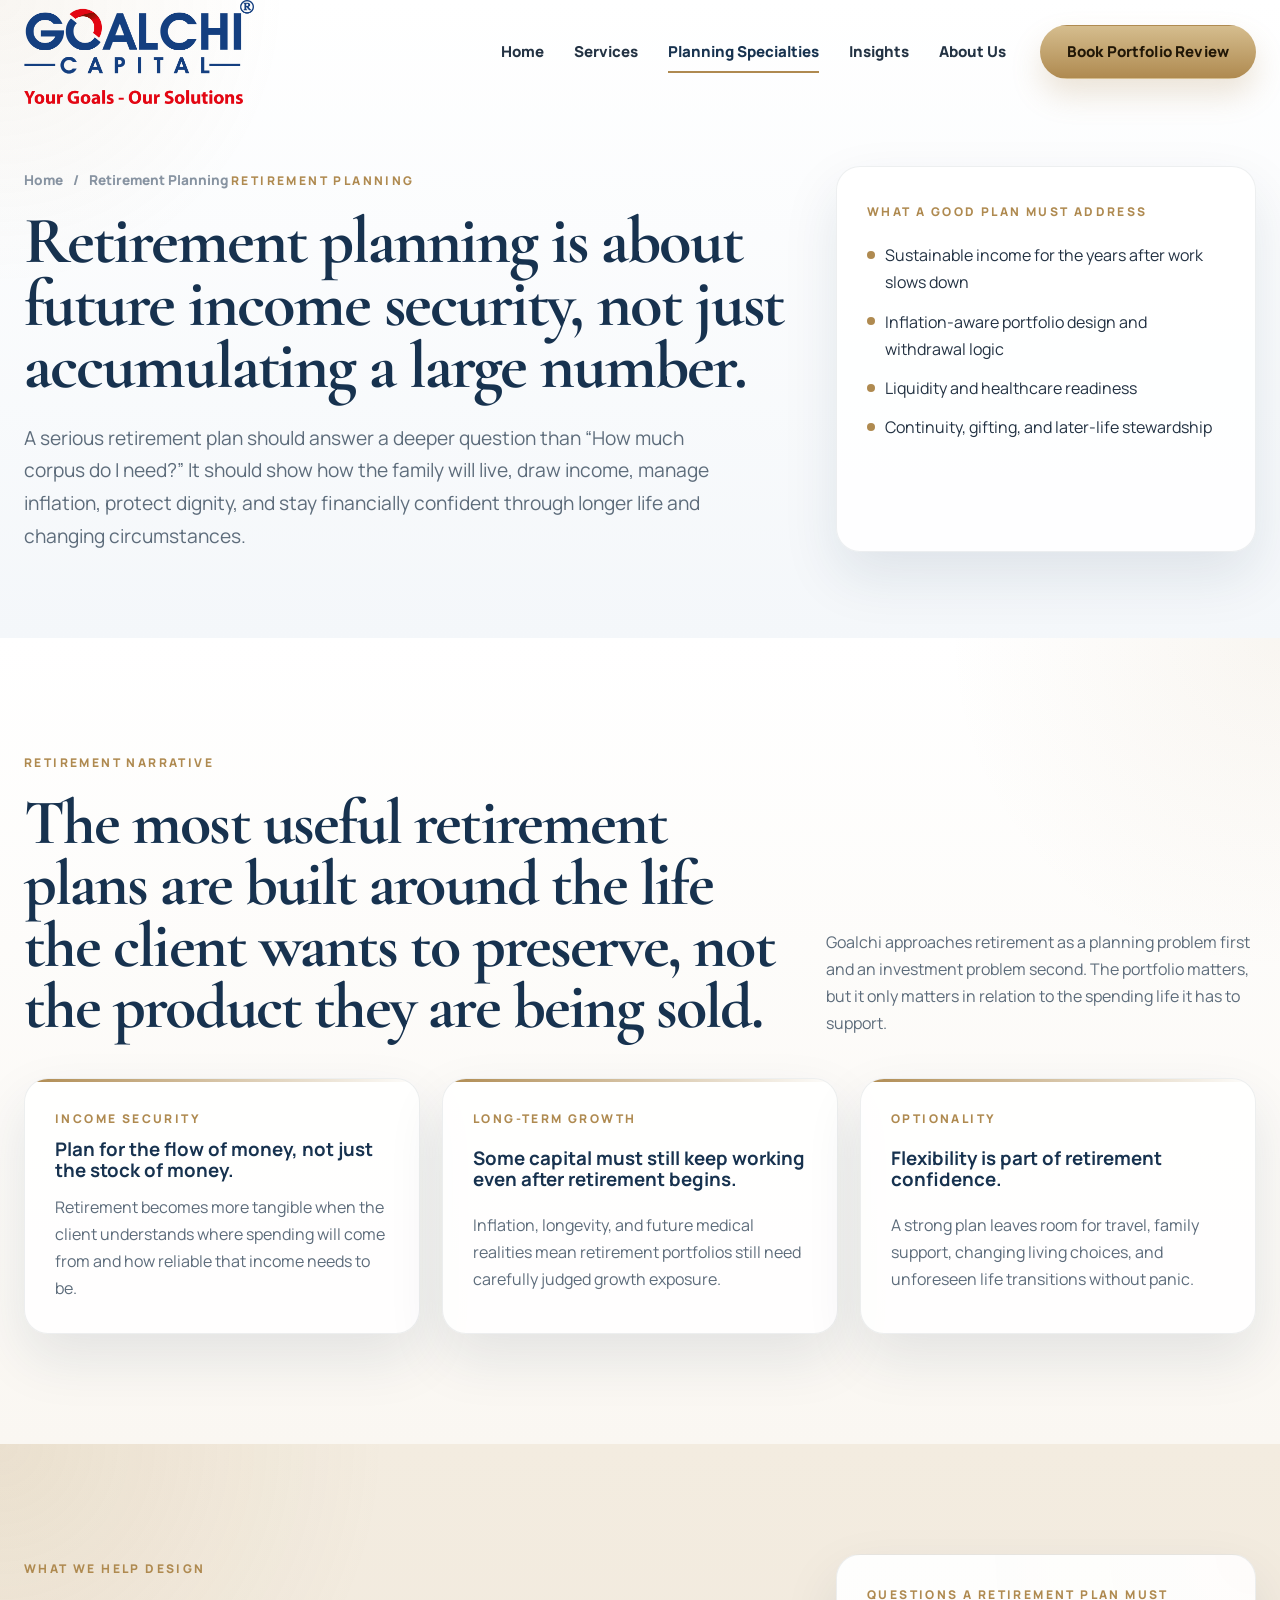
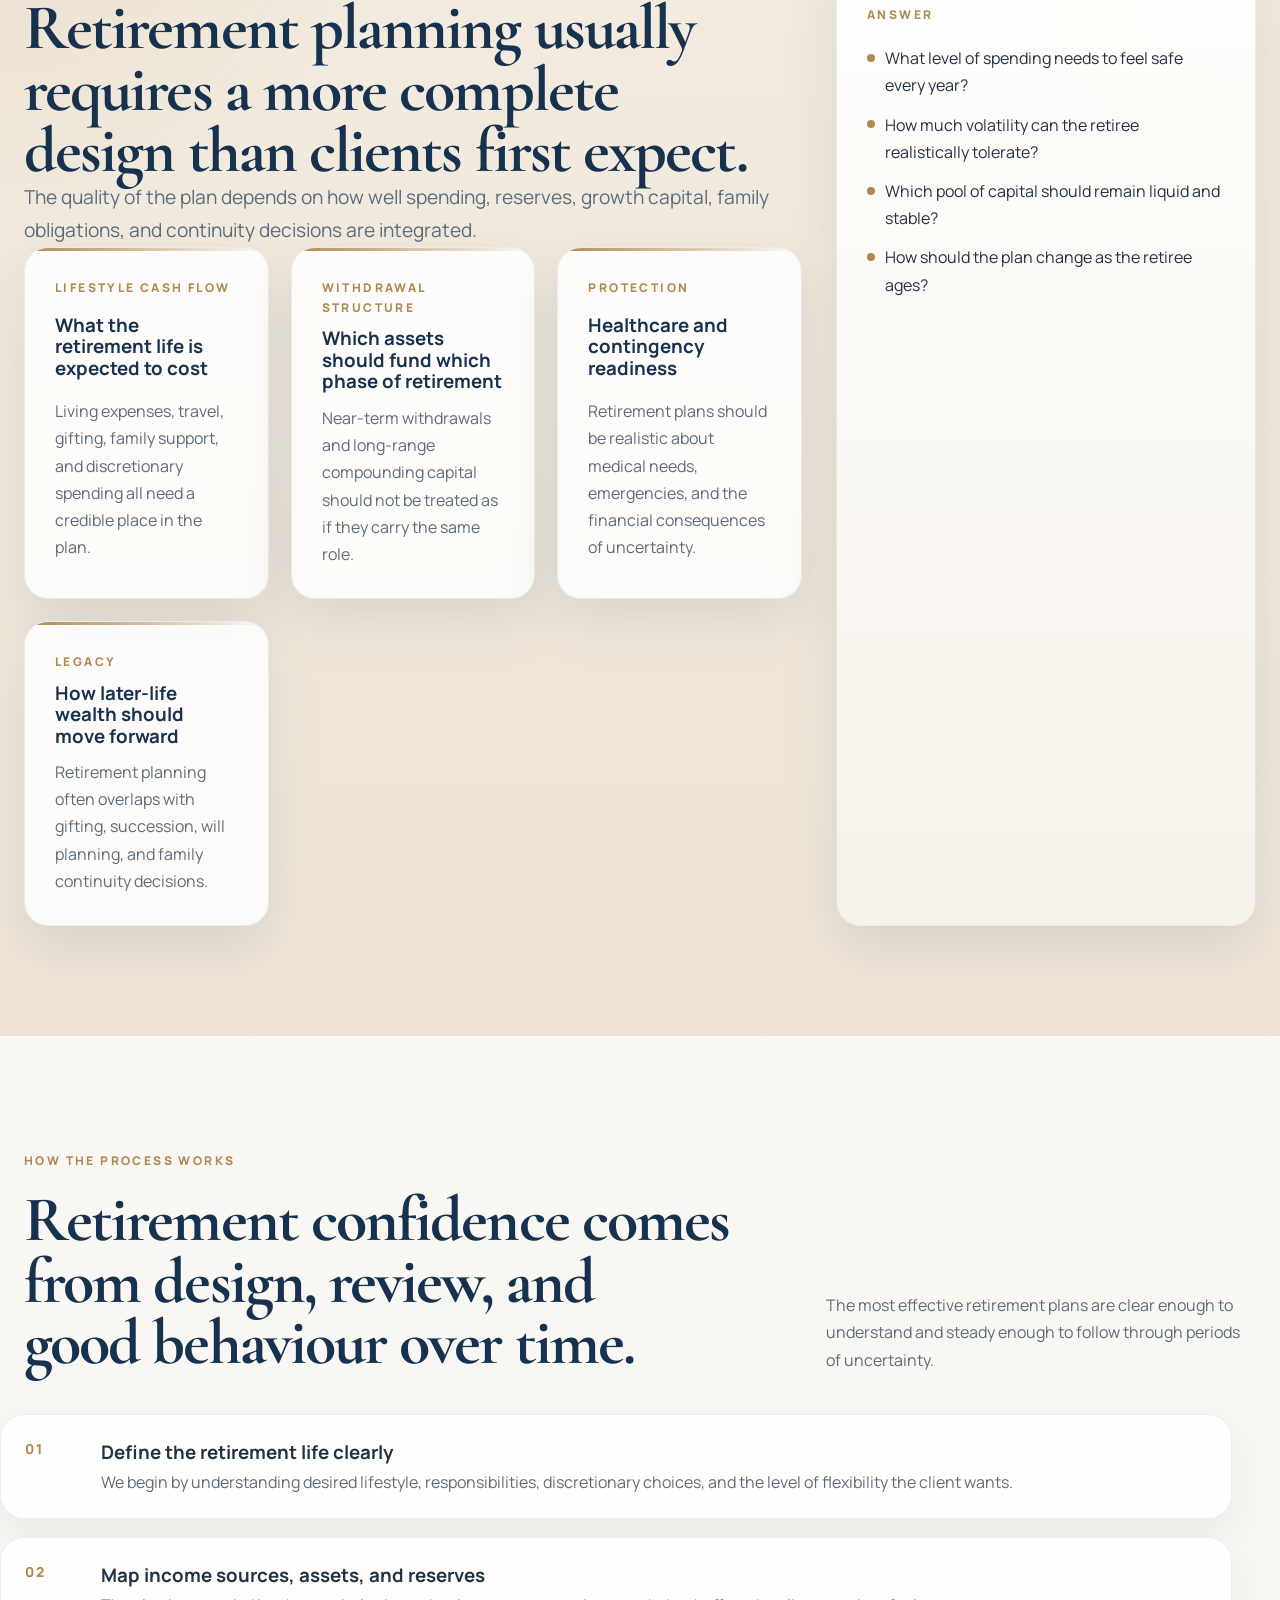
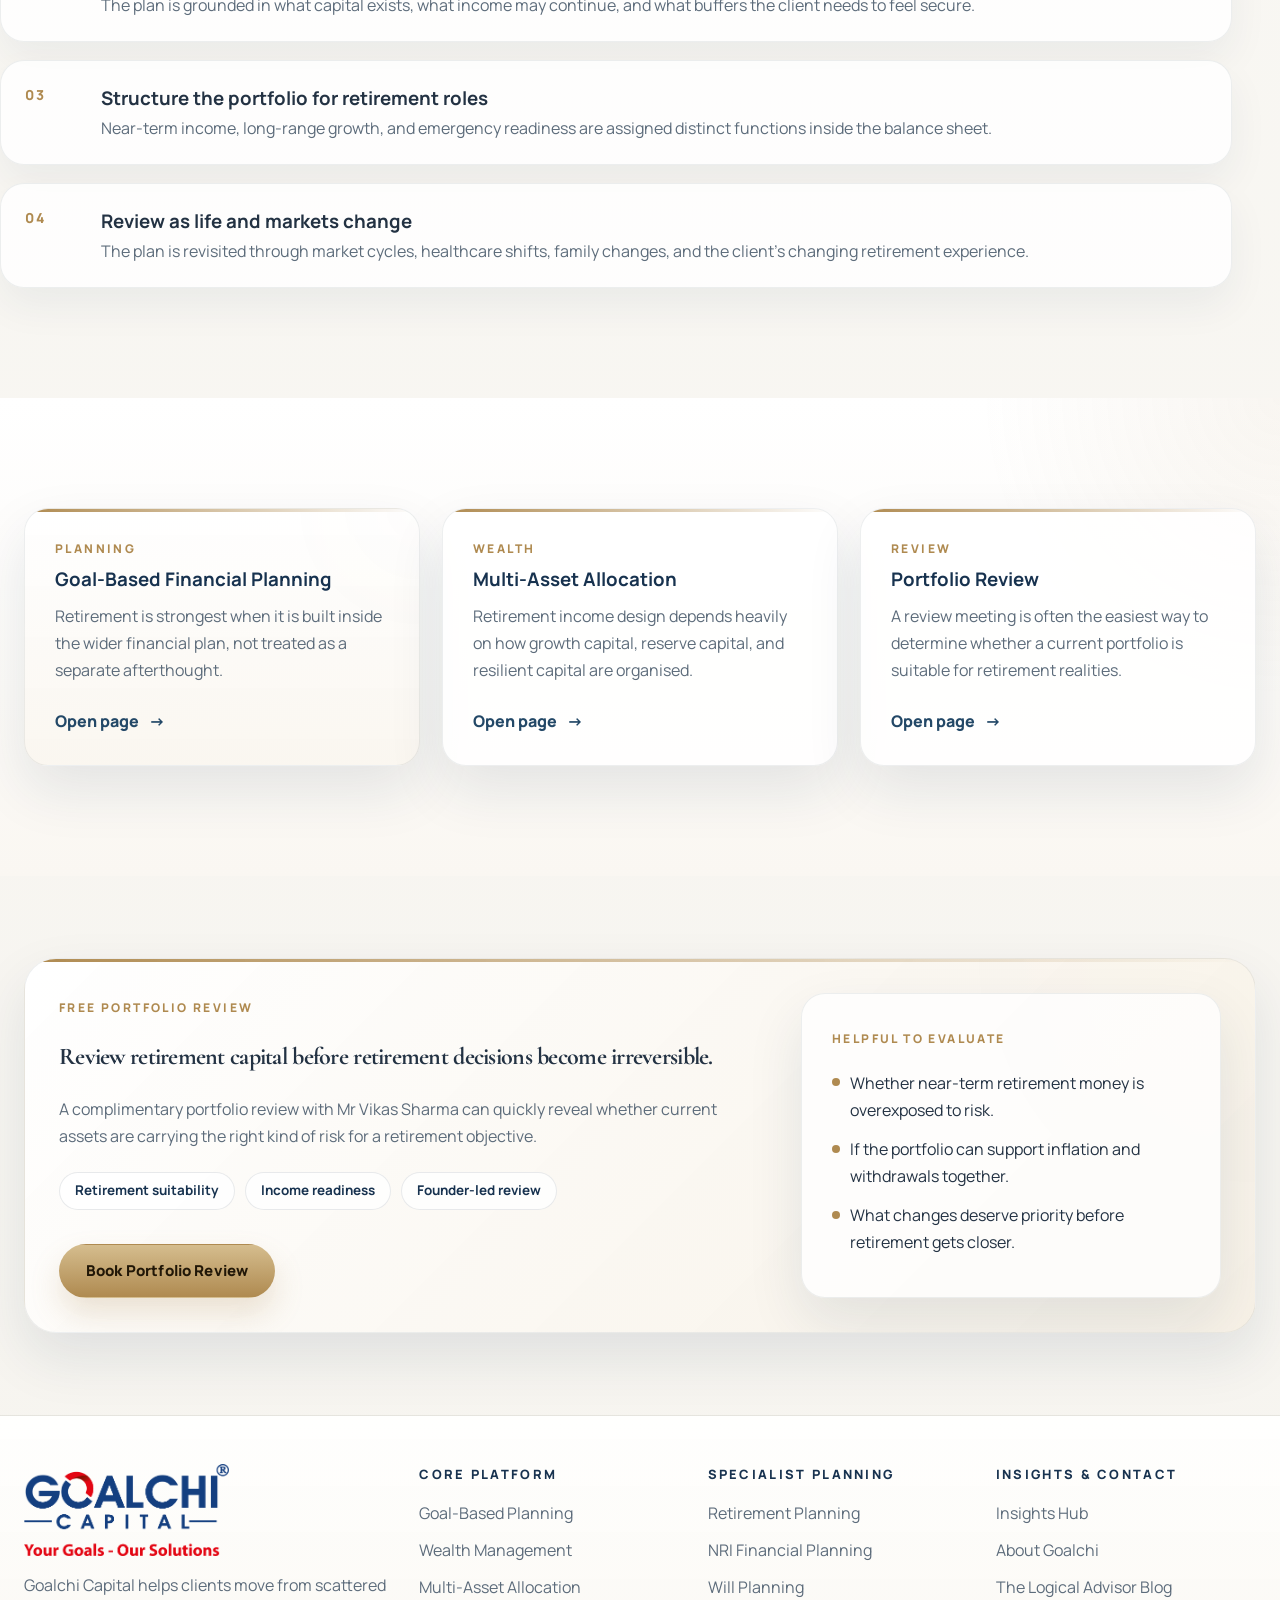
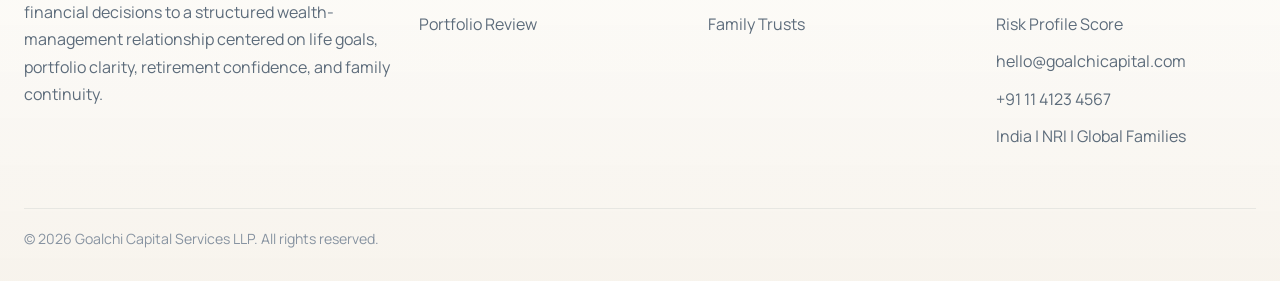
<file: retirement-planning.html>
<!DOCTYPE html>
<html lang="en">
<head>
  <meta charset="UTF-8" />
  <meta name="viewport" content="width=device-width, initial-scale=1.0" />
  <title>Retirement Planning | Goalchi Capital</title>
  <meta
    name="description"
    content="Explore Goalchi Capital's retirement planning approach, built around long-term wealth creation, income security, lifestyle continuity, and goal-based planning."
  />
  <link rel="preconnect" href="https://fonts.googleapis.com">
  <link rel="preconnect" href="https://fonts.gstatic.com" crossorigin>
  <link
    href="https://fonts.googleapis.com/css2?family=Cormorant+Garamond:wght@500;600;700&amp;family=Manrope:wght@400;500;600;700;800&amp;display=swap"
    rel="stylesheet"
  />
  <link rel="stylesheet" href="assets/css/style.css" />
</head>
<body>
  <header class="nav" id="siteNav"></header>

  <main>
    <section class="page-hero section">
      <div class="container page-hero-grid">
        <div class="page-copy">
          <div class="page-breadcrumb"><a href="index.html">Home</a> / <span>Retirement Planning</span></div>
          <span class="eyebrow">Retirement Planning</span>
          <h1 class="serif page-title">Retirement planning is about future income security, not just accumulating a large number.</h1>
          <p>
            A serious retirement plan should answer a deeper question than “How much corpus do I need?”
            It should show how the family will live, draw income, manage inflation, protect dignity, and
            stay financially confident through longer life and changing circumstances.
          </p>
        </div>

        <aside class="page-side">
          <div class="page-note">
            <span class="card-kicker">What A Good Plan Must Address</span>
            <ul class="clean-list">
              <li>Sustainable income for the years after work slows down</li>
              <li>Inflation-aware portfolio design and withdrawal logic</li>
              <li>Liquidity and healthcare readiness</li>
              <li>Continuity, gifting, and later-life stewardship</li>
            </ul>
          </div>
        </aside>
      </div>
    </section>

    <section class="paper-section section-pad section">
      <div class="container split-heading">
        <div>
          <span class="eyebrow">Retirement Narrative</span>
          <h2 class="serif">The most useful retirement plans are built around the life the client wants to preserve, not the product they are being sold.</h2>
        </div>
        <p>
          Goalchi approaches retirement as a planning problem first and an investment problem second. The portfolio matters, but it only matters in relation to the spending life it has to support.
        </p>
      </div>

      <div class="container service-grid">
        <article class="service-card">
          <span class="card-kicker">Income Security</span>
          <h3>Plan for the flow of money, not just the stock of money.</h3>
          <p>Retirement becomes more tangible when the client understands where spending will come from and how reliable that income needs to be.</p>
        </article>

        <article class="service-card">
          <span class="card-kicker">Long-Term Growth</span>
          <h3>Some capital must still keep working even after retirement begins.</h3>
          <p>Inflation, longevity, and future medical realities mean retirement portfolios still need carefully judged growth exposure.</p>
        </article>

        <article class="service-card">
          <span class="card-kicker">Optionality</span>
          <h3>Flexibility is part of retirement confidence.</h3>
          <p>A strong plan leaves room for travel, family support, changing living choices, and unforeseen life transitions without panic.</p>
        </article>
      </div>
    </section>

    <section class="sand-section section-pad section">
      <div class="container feature-split">
        <div class="feature-copy">
          <span class="eyebrow">What We Help Design</span>
          <h2 class="serif">Retirement planning usually requires a more complete design than clients first expect.</h2>
          <p class="lead">
            The quality of the plan depends on how well spending, reserves, growth capital, family obligations, and continuity decisions are integrated.
          </p>

          <div class="card-grid">
            <article class="feature-card">
              <span class="card-kicker">Lifestyle Cash Flow</span>
              <h3>What the retirement life is expected to cost</h3>
              <p>Living expenses, travel, gifting, family support, and discretionary spending all need a credible place in the plan.</p>
            </article>

            <article class="feature-card">
              <span class="card-kicker">Withdrawal Structure</span>
              <h3>Which assets should fund which phase of retirement</h3>
              <p>Near-term withdrawals and long-range compounding capital should not be treated as if they carry the same role.</p>
            </article>

            <article class="feature-card">
              <span class="card-kicker">Protection</span>
              <h3>Healthcare and contingency readiness</h3>
              <p>Retirement plans should be realistic about medical needs, emergencies, and the financial consequences of uncertainty.</p>
            </article>

            <article class="feature-card">
              <span class="card-kicker">Legacy</span>
              <h3>How later-life wealth should move forward</h3>
              <p>Retirement planning often overlaps with gifting, succession, will planning, and family continuity decisions.</p>
            </article>
          </div>
        </div>

        <aside class="list-card">
          <span class="card-kicker">Questions A Retirement Plan Must Answer</span>
          <ul>
            <li>What level of spending needs to feel safe every year?</li>
            <li>How much volatility can the retiree realistically tolerate?</li>
            <li>Which pool of capital should remain liquid and stable?</li>
            <li>How should the plan change as the retiree ages?</li>
          </ul>
        </aside>
      </div>
    </section>

    <section class="section section-pad">
      <div class="container split-heading">
        <div>
          <span class="eyebrow">How The Process Works</span>
          <h2 class="serif">Retirement confidence comes from design, review, and good behaviour over time.</h2>
        </div>
        <p>
          The most effective retirement plans are clear enough to understand and steady enough to follow through periods of uncertainty.
        </p>
      </div>

      <div class="container process-list">
        <article class="process-item">
          <span class="process-number">01</span>
          <div>
            <h3>Define the retirement life clearly</h3>
            <p>We begin by understanding desired lifestyle, responsibilities, discretionary choices, and the level of flexibility the client wants.</p>
          </div>
        </article>

        <article class="process-item">
          <span class="process-number">02</span>
          <div>
            <h3>Map income sources, assets, and reserves</h3>
            <p>The plan is grounded in what capital exists, what income may continue, and what buffers the client needs to feel secure.</p>
          </div>
        </article>

        <article class="process-item">
          <span class="process-number">03</span>
          <div>
            <h3>Structure the portfolio for retirement roles</h3>
            <p>Near-term income, long-range growth, and emergency readiness are assigned distinct functions inside the balance sheet.</p>
          </div>
        </article>

        <article class="process-item">
          <span class="process-number">04</span>
          <div>
            <h3>Review as life and markets change</h3>
            <p>The plan is revisited through market cycles, healthcare shifts, family changes, and the client’s changing retirement experience.</p>
          </div>
        </article>
      </div>
    </section>

    <section class="paper-section section-pad section">
      <div class="container article-grid">
        <article class="article-card featured">
          <div class="article-meta">Planning</div>
          <h3>Goal-Based Financial Planning</h3>
          <p>Retirement is strongest when it is built inside the wider financial plan, not treated as a separate afterthought.</p>
          <a class="text-link" href="goal-based-planning.html">Open page</a>
        </article>

        <article class="article-card">
          <div class="article-meta">Wealth</div>
          <h3>Multi-Asset Allocation</h3>
          <p>Retirement income design depends heavily on how growth capital, reserve capital, and resilient capital are organised.</p>
          <a class="text-link" href="multi-asset-allocation.html">Open page</a>
        </article>

        <article class="article-card">
          <div class="article-meta">Review</div>
          <h3>Portfolio Review</h3>
          <p>A review meeting is often the easiest way to determine whether a current portfolio is suitable for retirement realities.</p>
          <a class="text-link" href="portfolio-review.html">Open page</a>
        </article>
      </div>
    </section>

    <section class="section section-compact">
      <div class="container">
        <div class="review-divider">
          <div class="review-grid">
            <div class="review-copy">
              <span class="eyebrow">Free Portfolio Review</span>
              <h2 class="serif">Review retirement capital before retirement decisions become irreversible.</h2>
              <p>
                A complimentary portfolio review with Mr Vikas Sharma can quickly reveal whether current assets are carrying the right kind of risk for a retirement objective.
              </p>
              <div class="review-marks">
                <span class="micro-pill">Retirement suitability</span>
                <span class="micro-pill">Income readiness</span>
                <span class="micro-pill">Founder-led review</span>
              </div>
              <div class="btn-row">
                <a href="https://calendly.com/goalchicapital/portfolio-review-meeting-with-mr-vikas-sharma?back=1&amp;month=2026-03" class="btn btn-primary" target="_blank" rel="noreferrer">Book Portfolio Review</a>
              </div>
            </div>

            <aside class="review-panel">
              <span class="card-kicker">Helpful To Evaluate</span>
              <ul class="clean-list">
                <li>Whether near-term retirement money is overexposed to risk.</li>
                <li>If the portfolio can support inflation and withdrawals together.</li>
                <li>What changes deserve priority before retirement gets closer.</li>
              </ul>
            </aside>
          </div>
        </div>
      </div>
    </section>
  </main>

  <footer class="footer"></footer>

  <script src="assets/js/main.js"></script>
</body>
</html>
</file>
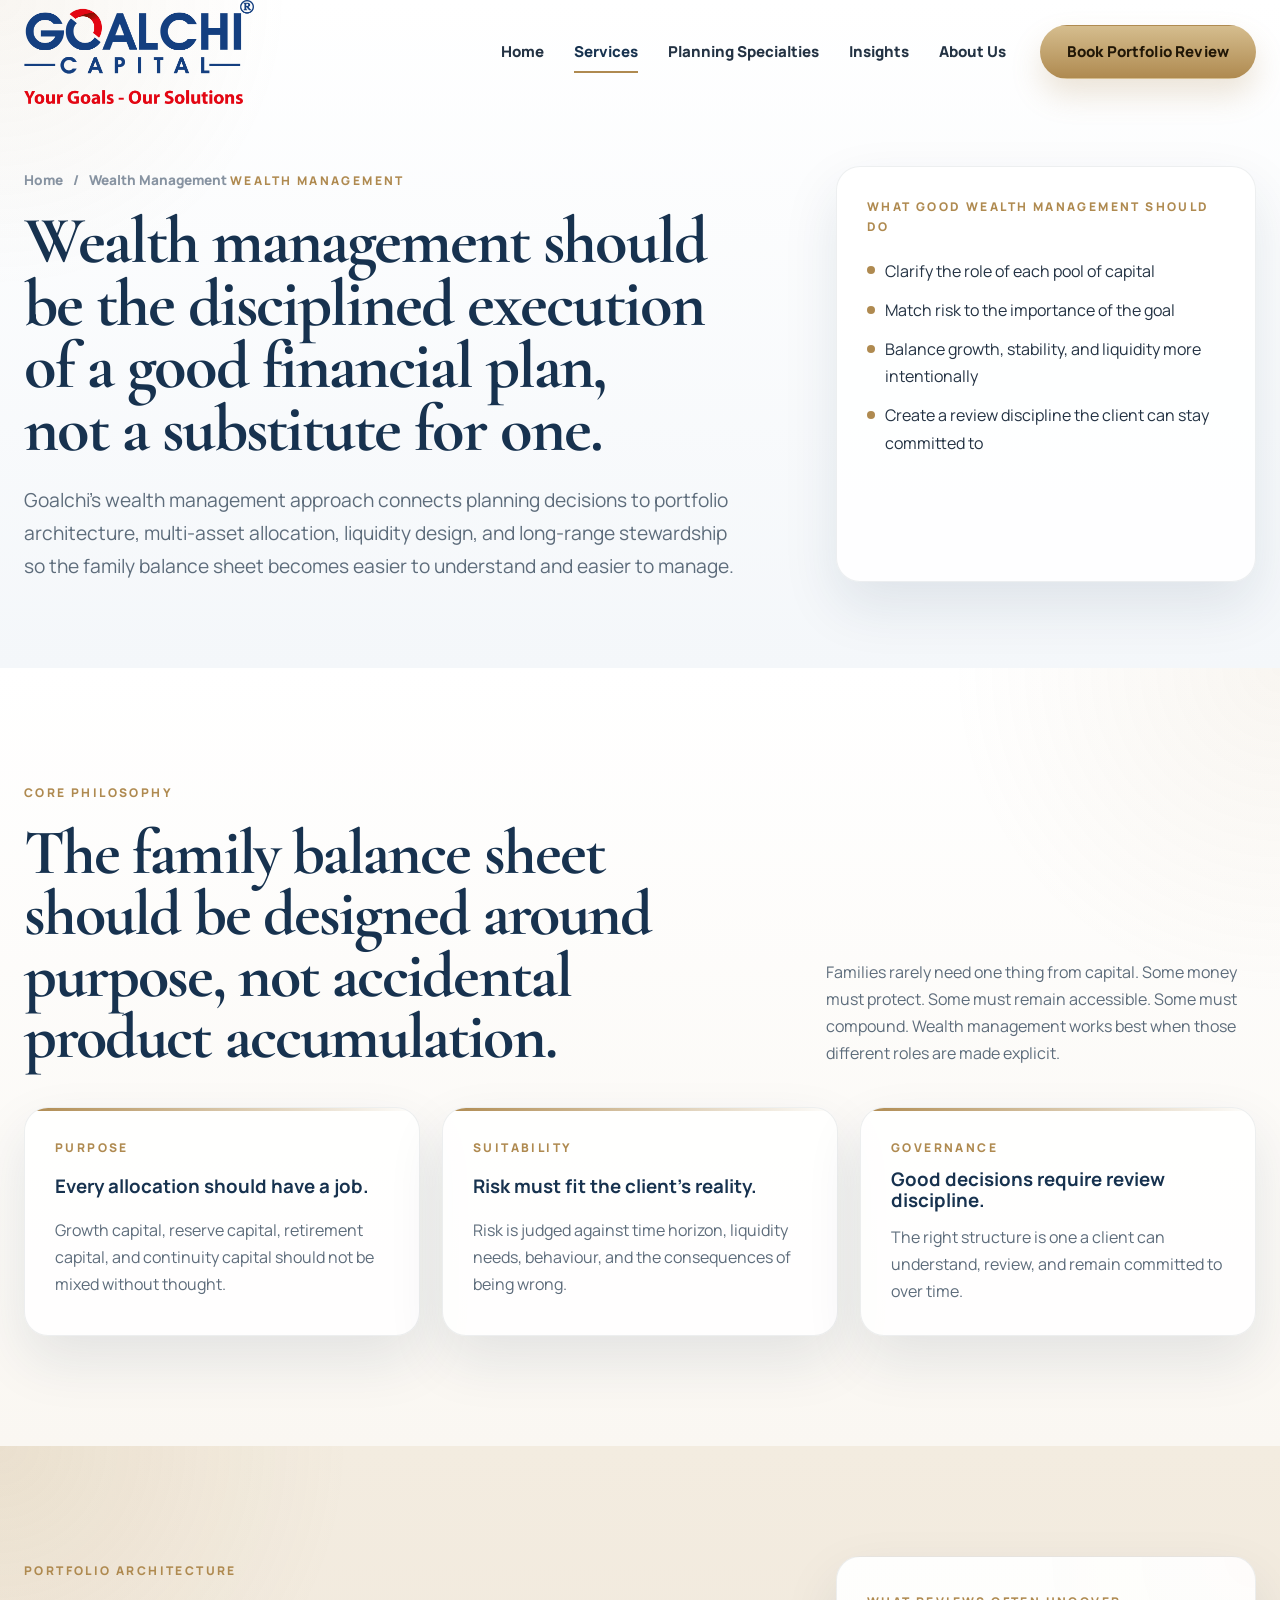
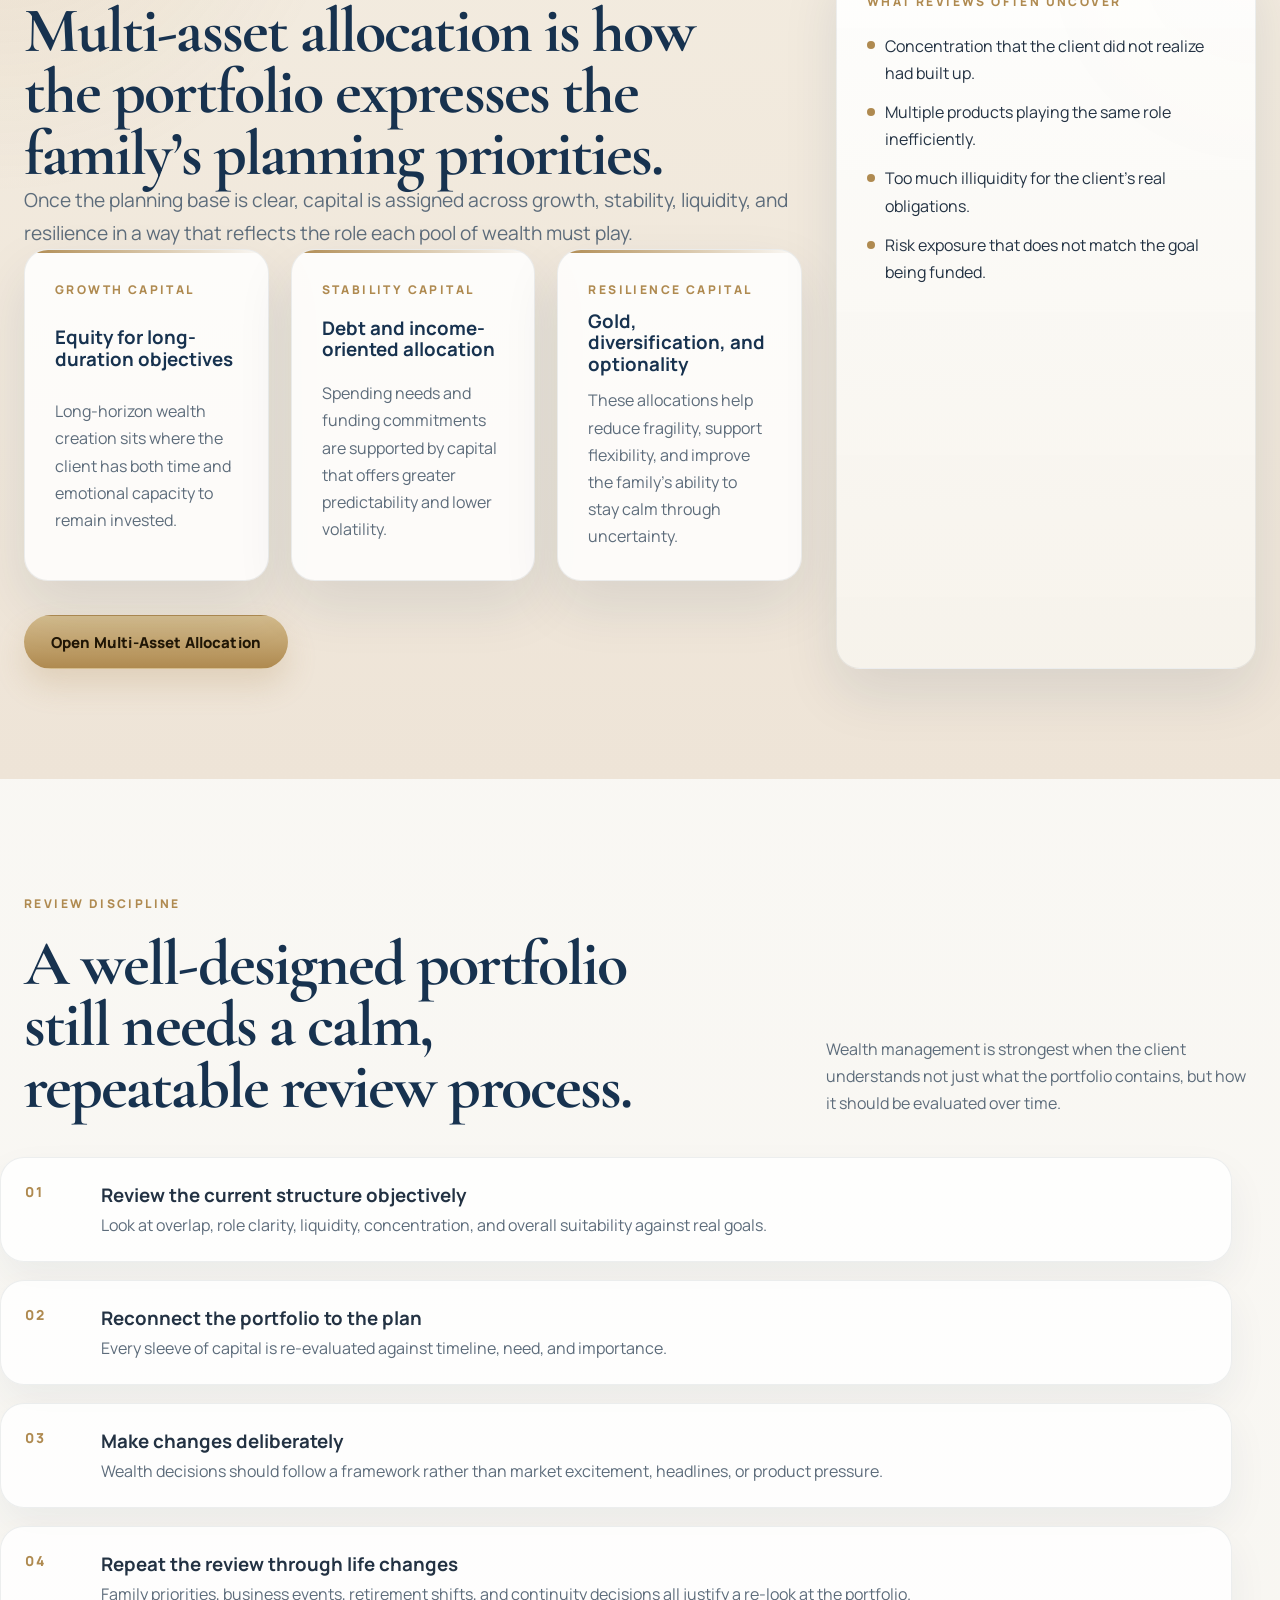
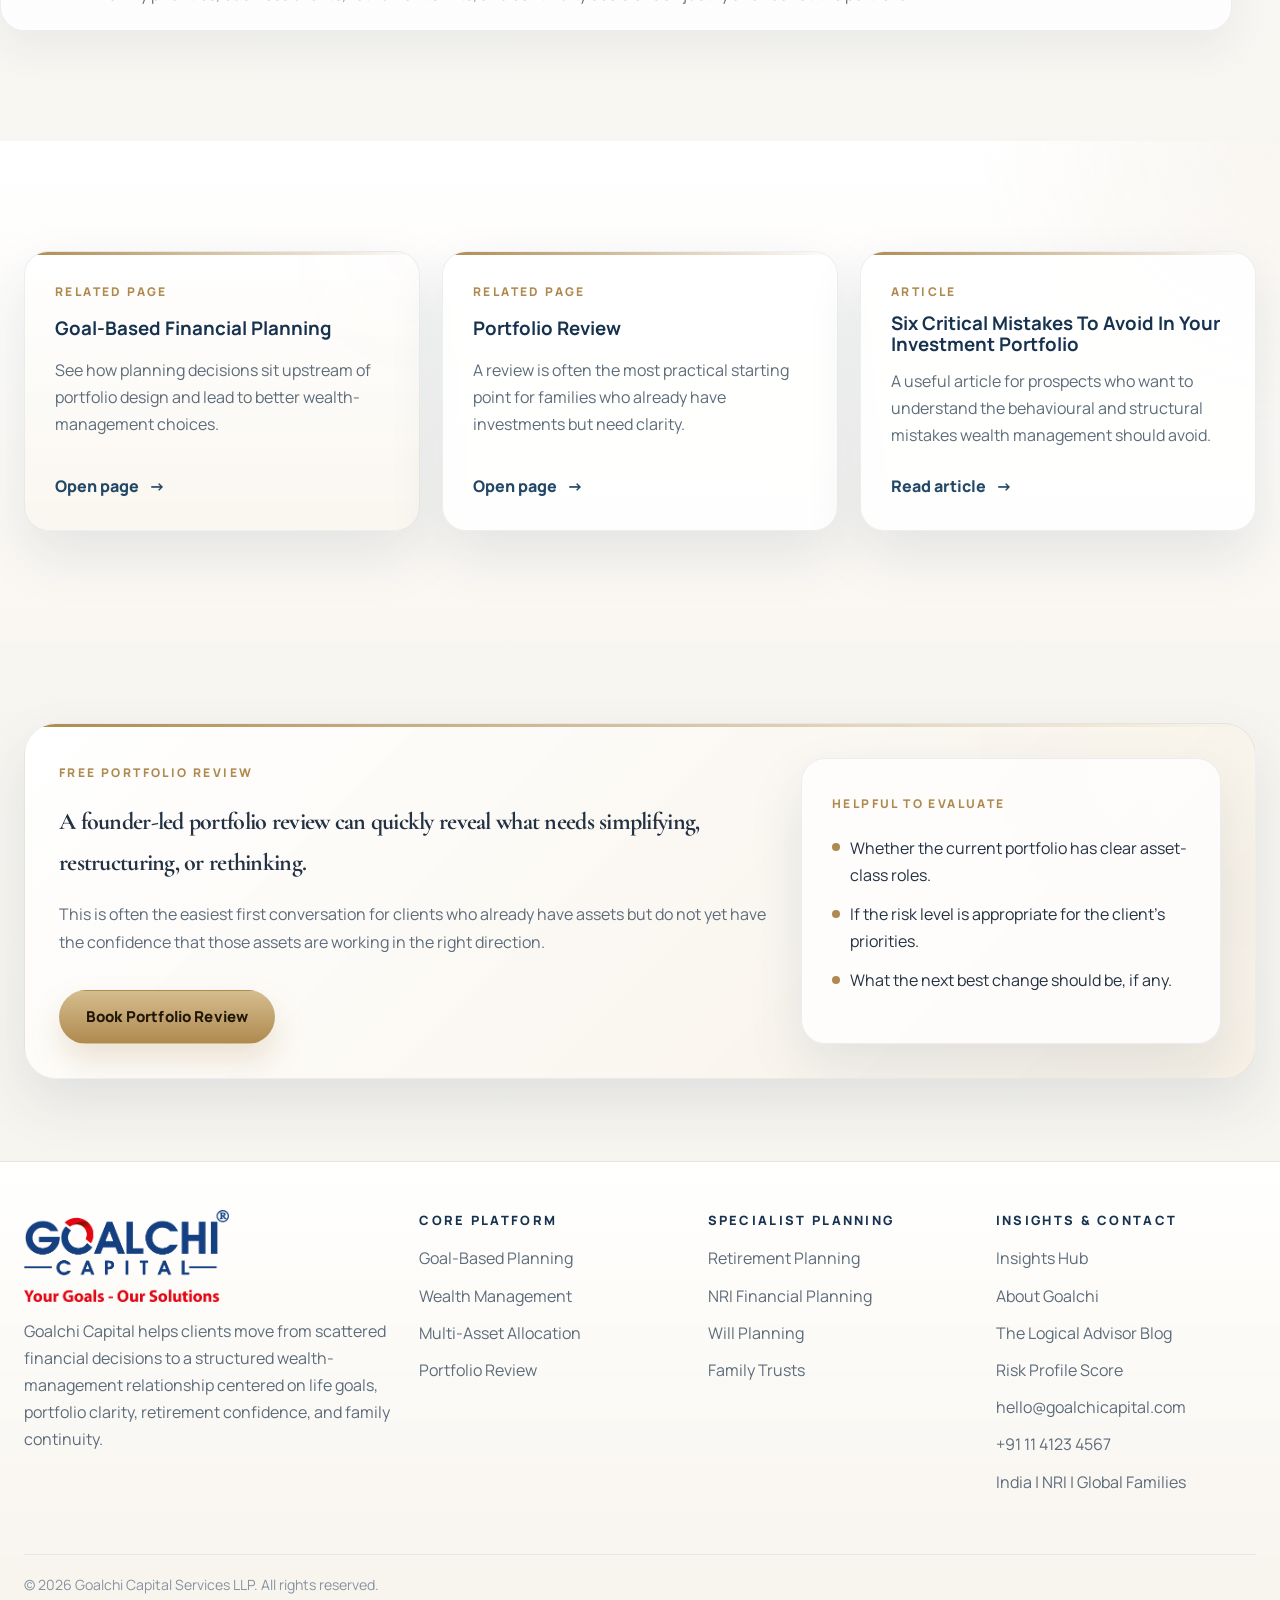
<file: wealth-management.html>
<!DOCTYPE html>
<html lang="en">
<head>
  <meta charset="UTF-8" />
  <meta name="viewport" content="width=device-width, initial-scale=1.0" />
  <title>Wealth Management | Goalchi Capital</title>
  <meta
    name="description"
    content="Explore Goalchi Capital's wealth management approach connecting portfolio architecture, multi-asset allocation, risk suitability, liquidity, and review discipline."
  />
  <link rel="preconnect" href="https://fonts.googleapis.com">
  <link rel="preconnect" href="https://fonts.gstatic.com" crossorigin>
  <link
    href="https://fonts.googleapis.com/css2?family=Cormorant+Garamond:wght@500;600;700&amp;family=Manrope:wght@400;500;600;700;800&amp;display=swap"
    rel="stylesheet"
  />
  <link rel="stylesheet" href="assets/css/style.css" />
</head>
<body>
  <header class="nav" id="siteNav"></header>

  <main>
    <section class="page-hero section">
      <div class="container page-hero-grid">
        <div class="page-copy">
          <div class="page-breadcrumb"><a href="index.html">Home</a> / <span>Wealth Management</span></div>
          <span class="eyebrow">Wealth Management</span>
          <h1 class="serif page-title">Wealth management should be the disciplined execution of a good financial plan, not a substitute for one.</h1>
          <p>
            Goalchi’s wealth management approach connects planning decisions to portfolio architecture,
            multi-asset allocation, liquidity design, and long-range stewardship so the family balance sheet
            becomes easier to understand and easier to manage.
          </p>
        </div>

        <aside class="page-side">
          <div class="page-note">
            <span class="card-kicker">What Good Wealth Management Should Do</span>
            <ul class="clean-list">
              <li>Clarify the role of each pool of capital</li>
              <li>Match risk to the importance of the goal</li>
              <li>Balance growth, stability, and liquidity more intentionally</li>
              <li>Create a review discipline the client can stay committed to</li>
            </ul>
          </div>
        </aside>
      </div>
    </section>

    <section class="paper-section section-pad section">
      <div class="container split-heading">
        <div>
          <span class="eyebrow">Core Philosophy</span>
          <h2 class="serif">The family balance sheet should be designed around purpose, not accidental product accumulation.</h2>
        </div>
        <p>
          Families rarely need one thing from capital. Some money must protect. Some must remain accessible. Some must compound.
          Wealth management works best when those different roles are made explicit.
        </p>
      </div>

      <div class="container service-grid">
        <article class="service-card">
          <span class="card-kicker">Purpose</span>
          <h3>Every allocation should have a job.</h3>
          <p>Growth capital, reserve capital, retirement capital, and continuity capital should not be mixed without thought.</p>
        </article>

        <article class="service-card">
          <span class="card-kicker">Suitability</span>
          <h3>Risk must fit the client’s reality.</h3>
          <p>Risk is judged against time horizon, liquidity needs, behaviour, and the consequences of being wrong.</p>
        </article>

        <article class="service-card">
          <span class="card-kicker">Governance</span>
          <h3>Good decisions require review discipline.</h3>
          <p>The right structure is one a client can understand, review, and remain committed to over time.</p>
        </article>
      </div>
    </section>

    <section class="sand-section section-pad section">
      <div class="container feature-split">
        <div class="feature-copy">
          <span class="eyebrow">Portfolio Architecture</span>
          <h2 class="serif">Multi-asset allocation is how the portfolio expresses the family’s planning priorities.</h2>
          <p class="lead">
            Once the planning base is clear, capital is assigned across growth, stability, liquidity, and resilience in a way that reflects the role each pool of wealth must play.
          </p>

          <div class="card-grid">
            <article class="feature-card">
              <span class="card-kicker">Growth Capital</span>
              <h3>Equity for long-duration objectives</h3>
              <p>Long-horizon wealth creation sits where the client has both time and emotional capacity to remain invested.</p>
            </article>

            <article class="feature-card">
              <span class="card-kicker">Stability Capital</span>
              <h3>Debt and income-oriented allocation</h3>
              <p>Spending needs and funding commitments are supported by capital that offers greater predictability and lower volatility.</p>
            </article>

            <article class="feature-card">
              <span class="card-kicker">Resilience Capital</span>
              <h3>Gold, diversification, and optionality</h3>
              <p>These allocations help reduce fragility, support flexibility, and improve the family’s ability to stay calm through uncertainty.</p>
            </article>
          </div>

          <div class="btn-row">
            <a href="multi-asset-allocation.html" class="btn btn-primary">Open Multi-Asset Allocation</a>
          </div>
        </div>

        <aside class="list-card">
          <span class="card-kicker">What Reviews Often Uncover</span>
          <ul>
            <li>Concentration that the client did not realize had built up.</li>
            <li>Multiple products playing the same role inefficiently.</li>
            <li>Too much illiquidity for the client’s real obligations.</li>
            <li>Risk exposure that does not match the goal being funded.</li>
          </ul>
        </aside>
      </div>
    </section>

    <section class="section section-pad">
      <div class="container split-heading">
        <div>
          <span class="eyebrow">Review Discipline</span>
          <h2 class="serif">A well-designed portfolio still needs a calm, repeatable review process.</h2>
        </div>
        <p>
          Wealth management is strongest when the client understands not just what the portfolio contains, but how it should be evaluated over time.
        </p>
      </div>

      <div class="container process-list">
        <article class="process-item">
          <span class="process-number">01</span>
          <div>
            <h3>Review the current structure objectively</h3>
            <p>Look at overlap, role clarity, liquidity, concentration, and overall suitability against real goals.</p>
          </div>
        </article>

        <article class="process-item">
          <span class="process-number">02</span>
          <div>
            <h3>Reconnect the portfolio to the plan</h3>
            <p>Every sleeve of capital is re-evaluated against timeline, need, and importance.</p>
          </div>
        </article>

        <article class="process-item">
          <span class="process-number">03</span>
          <div>
            <h3>Make changes deliberately</h3>
            <p>Wealth decisions should follow a framework rather than market excitement, headlines, or product pressure.</p>
          </div>
        </article>

        <article class="process-item">
          <span class="process-number">04</span>
          <div>
            <h3>Repeat the review through life changes</h3>
            <p>Family priorities, business events, retirement shifts, and continuity decisions all justify a re-look at the portfolio.</p>
          </div>
        </article>
      </div>
    </section>

    <section class="paper-section section-pad section">
      <div class="container article-grid">
        <article class="article-card featured">
          <div class="article-meta">Related Page</div>
          <h3>Goal-Based Financial Planning</h3>
          <p>See how planning decisions sit upstream of portfolio design and lead to better wealth-management choices.</p>
          <a class="text-link" href="goal-based-planning.html">Open page</a>
        </article>

        <article class="article-card">
          <div class="article-meta">Related Page</div>
          <h3>Portfolio Review</h3>
          <p>A review is often the most practical starting point for families who already have investments but need clarity.</p>
          <a class="text-link" href="portfolio-review.html">Open page</a>
        </article>

        <article class="article-card">
          <div class="article-meta">Article</div>
          <h3>Six Critical Mistakes To Avoid In Your Investment Portfolio</h3>
          <p>A useful article for prospects who want to understand the behavioural and structural mistakes wealth management should avoid.</p>
          <a class="text-link" href="https://www.thelogicaladvisor.com/six-critical-mistakes-to-avoid-in-your-investment-portfolio/" target="_blank" rel="noreferrer">Read article</a>
        </article>
      </div>
    </section>

    <section class="section section-compact">
      <div class="container">
        <div class="review-divider">
          <div class="review-grid">
            <div class="review-copy">
              <span class="eyebrow">Free Portfolio Review</span>
              <h2 class="serif">A founder-led portfolio review can quickly reveal what needs simplifying, restructuring, or rethinking.</h2>
              <p>
                This is often the easiest first conversation for clients who already have assets but do not yet have the confidence that those assets are working in the right direction.
              </p>
              <div class="btn-row">
                <a href="https://calendly.com/goalchicapital/portfolio-review-meeting-with-mr-vikas-sharma?back=1&amp;month=2026-03" class="btn btn-primary" target="_blank" rel="noreferrer">Book Portfolio Review</a>
              </div>
            </div>

            <aside class="review-panel">
              <span class="card-kicker">Helpful To Evaluate</span>
              <ul class="clean-list">
                <li>Whether the current portfolio has clear asset-class roles.</li>
                <li>If the risk level is appropriate for the client’s priorities.</li>
                <li>What the next best change should be, if any.</li>
              </ul>
            </aside>
          </div>
        </div>
      </div>
    </section>
  </main>

  <footer class="footer"></footer>

  <script src="assets/js/main.js"></script>
</body>
</html>
</file>
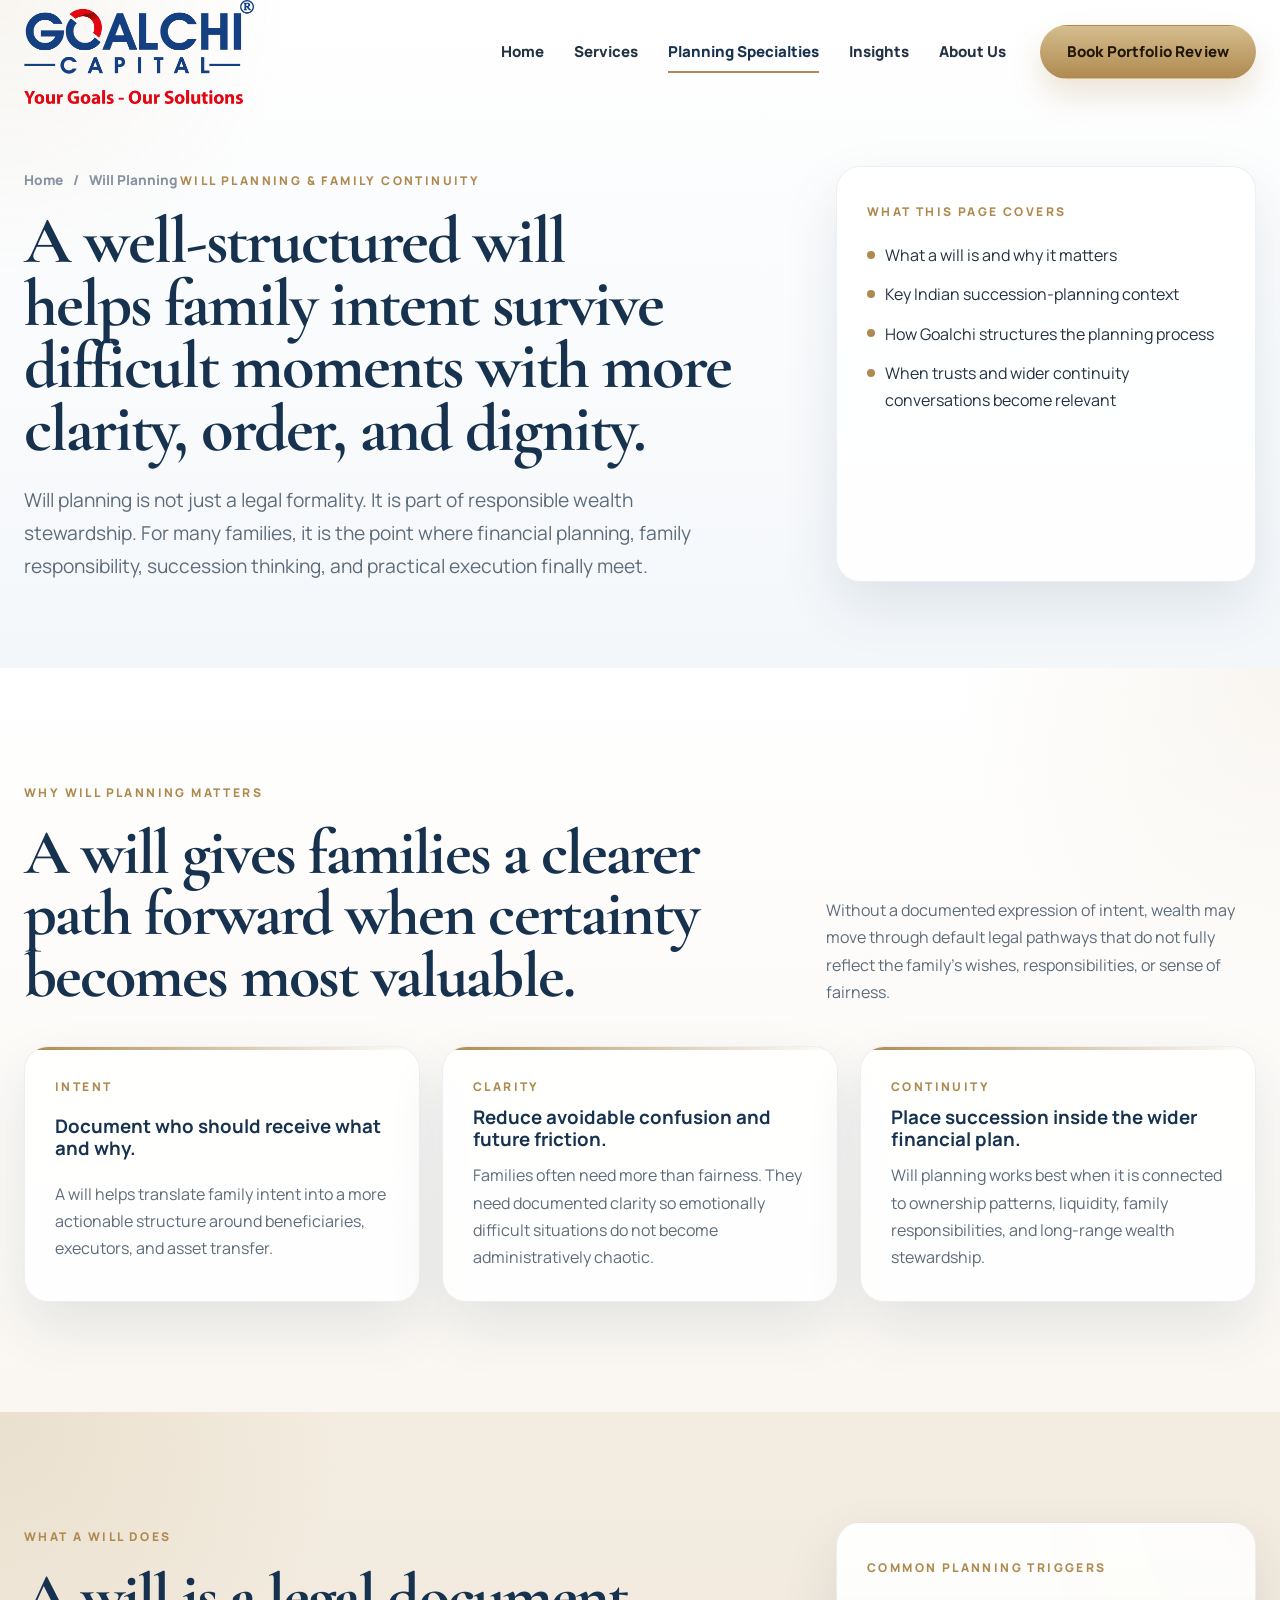
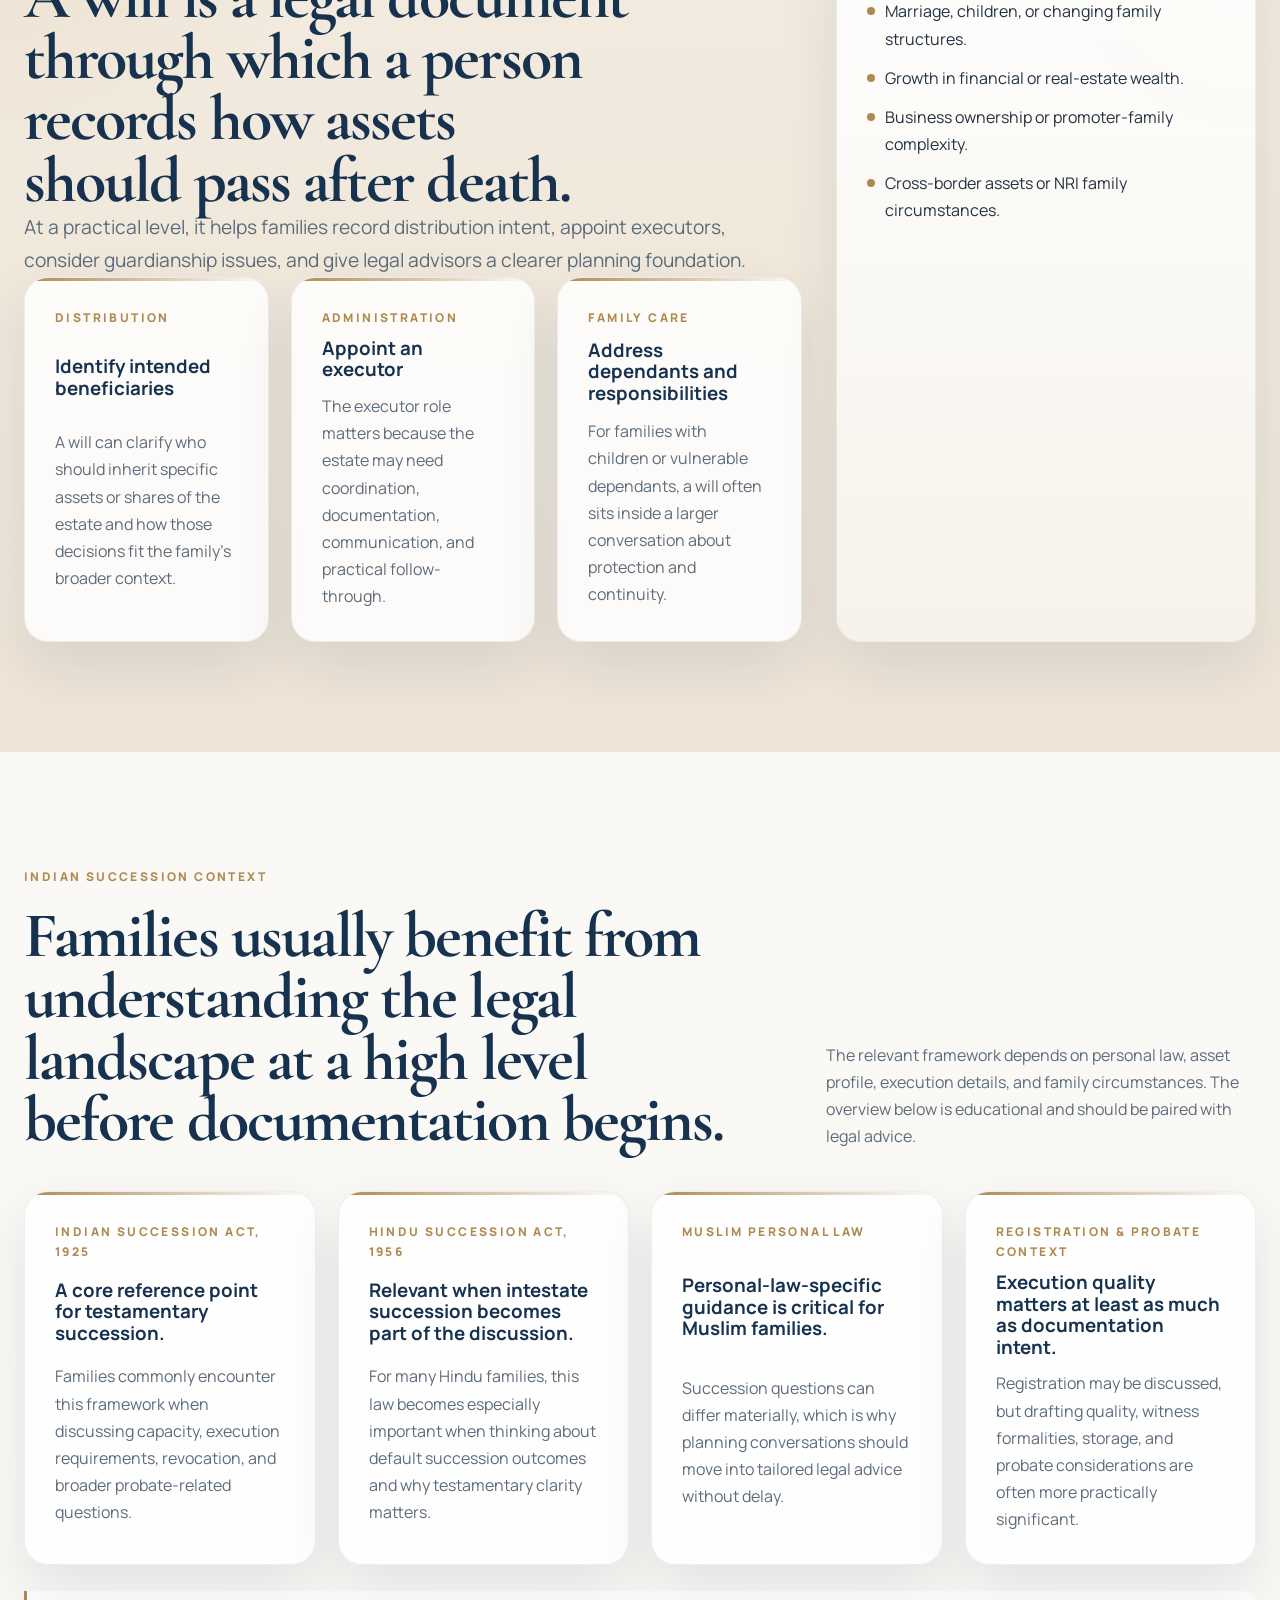
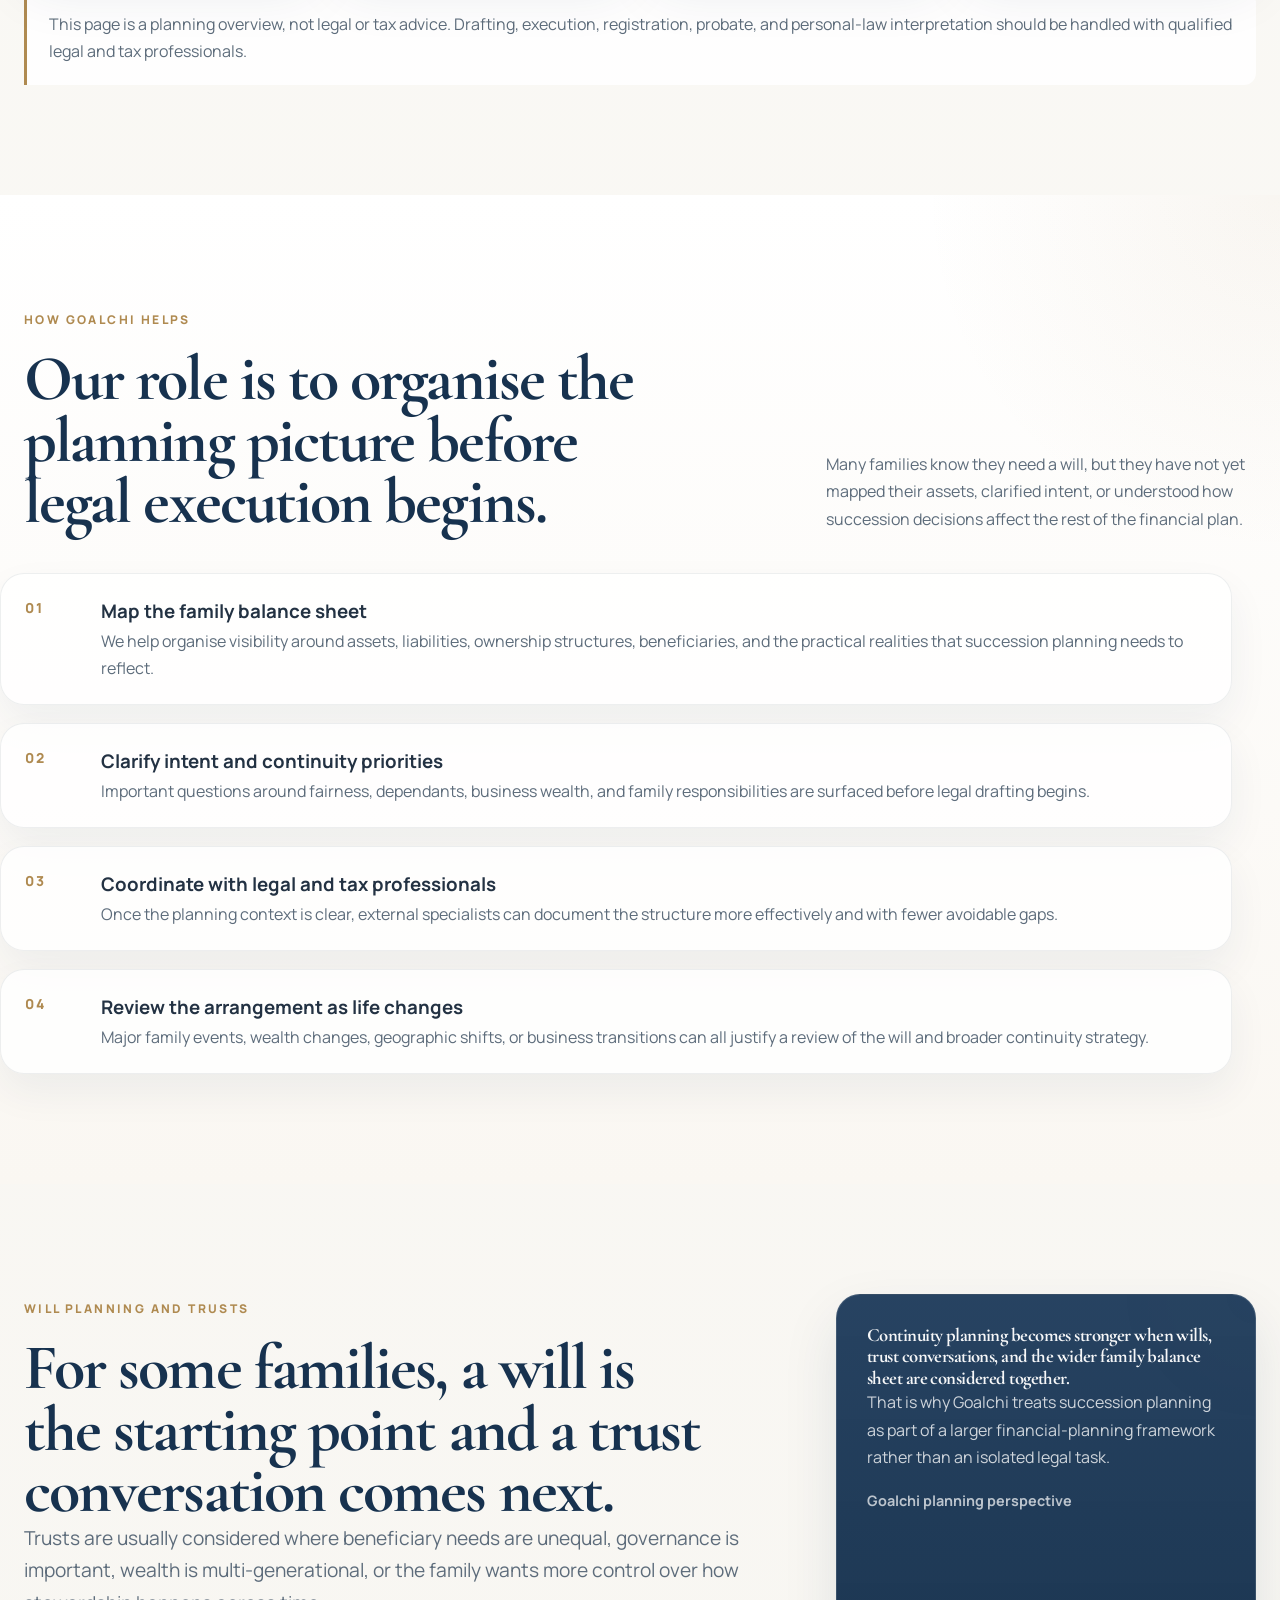
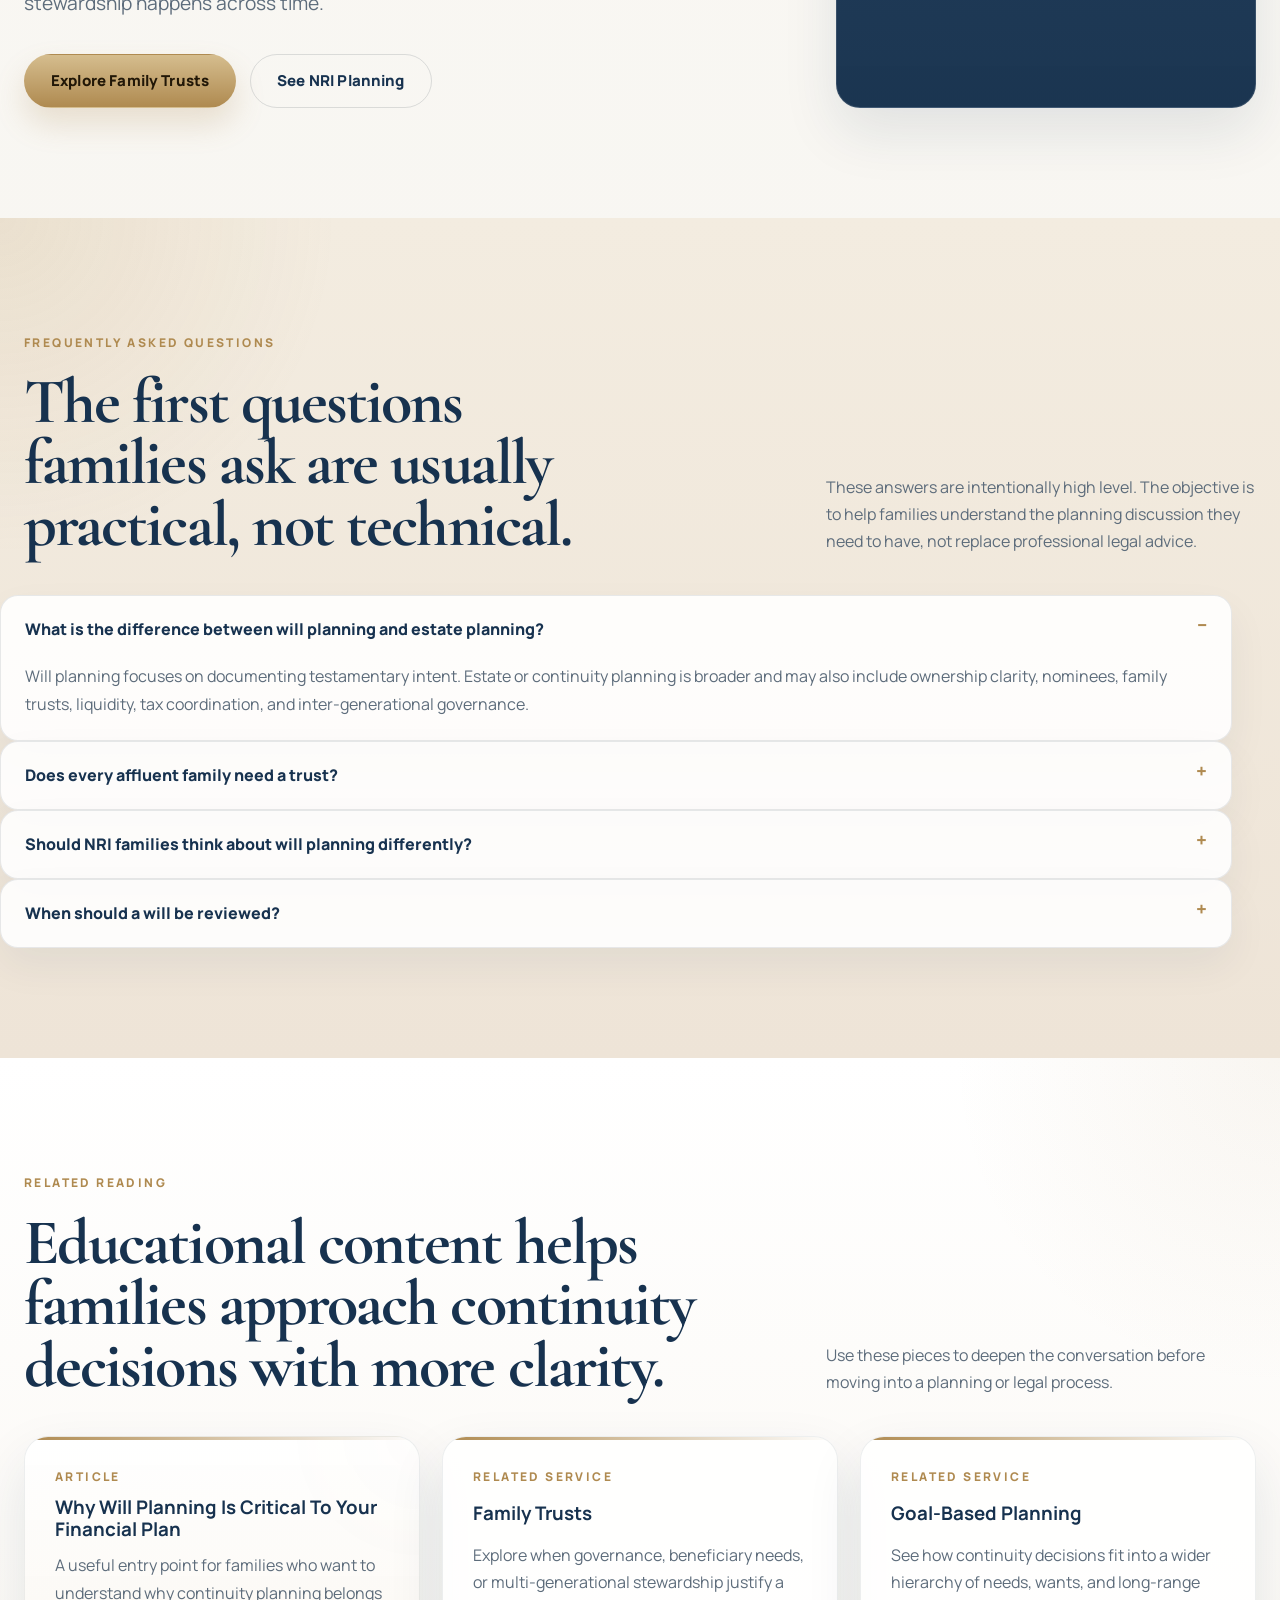
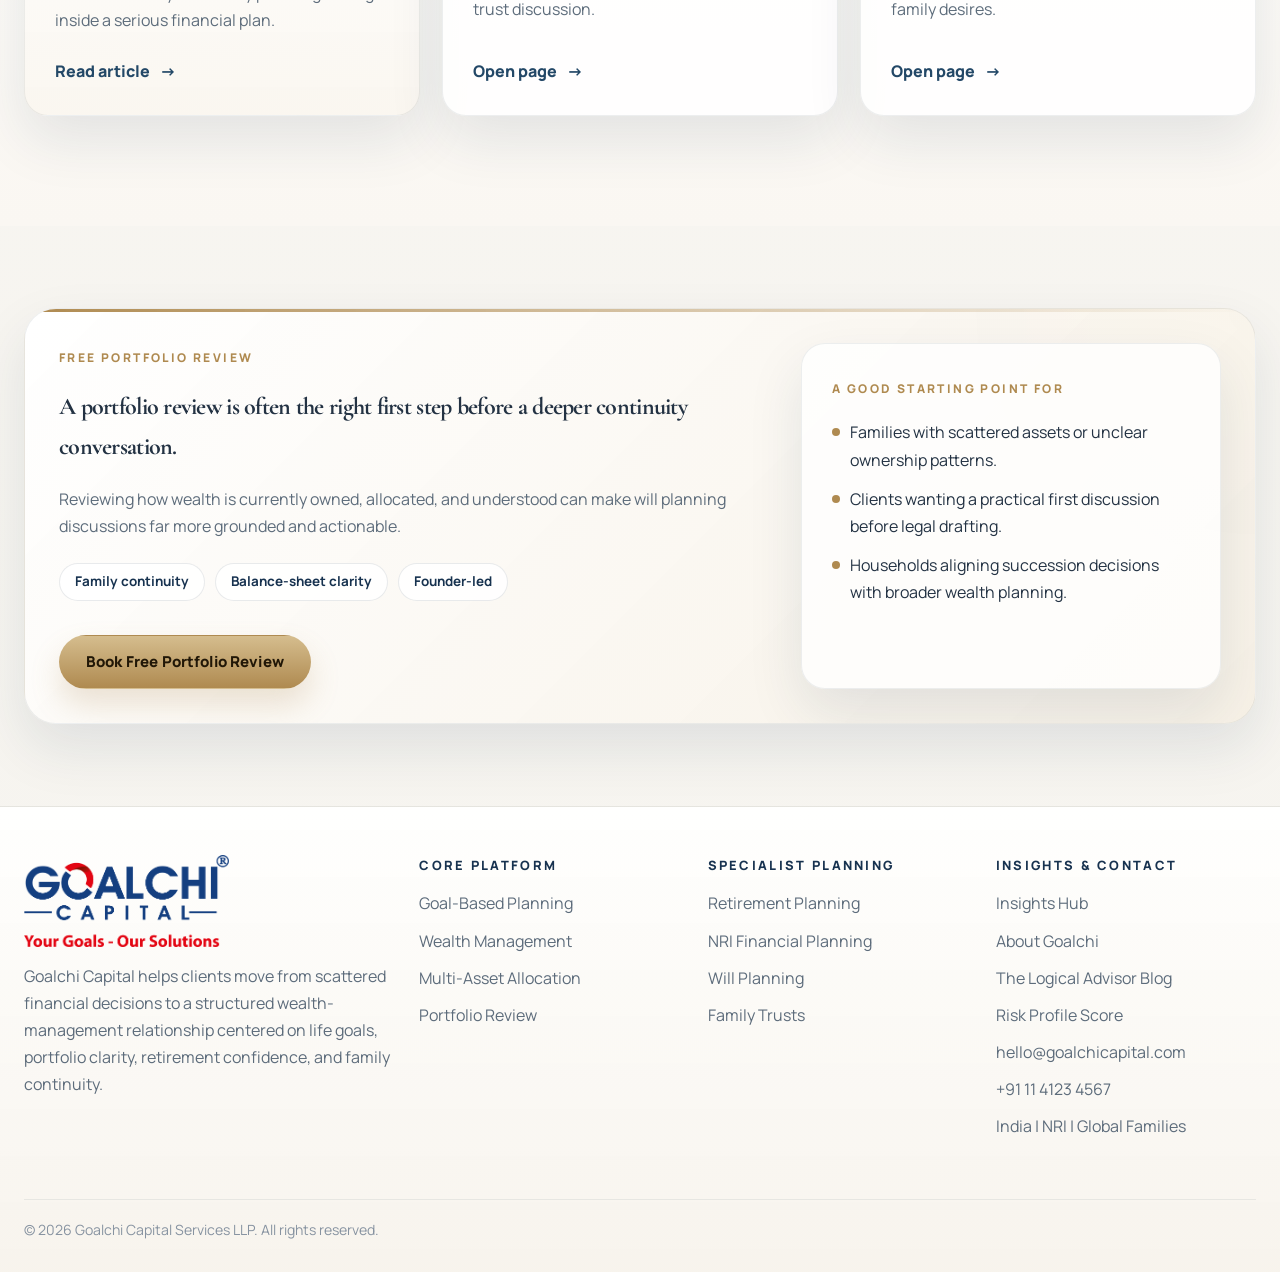
<file: will-planning.html>
<!DOCTYPE html>
<html lang="en">
<head>
  <meta charset="UTF-8" />
  <meta name="viewport" content="width=device-width, initial-scale=1.0" />
  <title>Will Planning | Goalchi Capital</title>
  <meta
    name="description"
    content="Explore Goalchi Capital's will planning approach covering what a will is, Indian succession context, family trust conversations, FAQs, and how Goalchi structures the planning process."
  />
  <link rel="preconnect" href="https://fonts.googleapis.com">
  <link rel="preconnect" href="https://fonts.gstatic.com" crossorigin>
  <link
    href="https://fonts.googleapis.com/css2?family=Cormorant+Garamond:wght@500;600;700&amp;family=Manrope:wght@400;500;600;700;800&amp;display=swap"
    rel="stylesheet"
  />
  <link rel="stylesheet" href="assets/css/style.css" />
</head>
<body>
  <header class="nav" id="siteNav"></header>

  <main>
    <section class="page-hero section">
      <div class="container page-hero-grid">
        <div class="page-copy">
          <div class="page-breadcrumb"><a href="index.html">Home</a> / <span>Will Planning</span></div>
          <span class="eyebrow">Will Planning &amp; Family Continuity</span>
          <h1 class="serif page-title">A well-structured will helps family intent survive difficult moments with more clarity, order, and dignity.</h1>
          <p>
            Will planning is not just a legal formality. It is part of responsible wealth stewardship. For many families,
            it is the point where financial planning, family responsibility, succession thinking, and practical execution finally meet.
          </p>
        </div>

        <aside class="page-side">
          <div class="page-note">
            <span class="card-kicker">What This Page Covers</span>
            <ul class="clean-list">
              <li>What a will is and why it matters</li>
              <li>Key Indian succession-planning context</li>
              <li>How Goalchi structures the planning process</li>
              <li>When trusts and wider continuity conversations become relevant</li>
            </ul>
          </div>
        </aside>
      </div>
    </section>

    <section class="paper-section section-pad section">
      <div class="container split-heading">
        <div>
          <span class="eyebrow">Why Will Planning Matters</span>
          <h2 class="serif">A will gives families a clearer path forward when certainty becomes most valuable.</h2>
        </div>
        <p>
          Without a documented expression of intent, wealth may move through default legal pathways that do not fully reflect the family's wishes, responsibilities, or sense of fairness.
        </p>
      </div>

      <div class="container service-grid">
        <article class="service-card">
          <span class="card-kicker">Intent</span>
          <h3>Document who should receive what and why.</h3>
          <p>A will helps translate family intent into a more actionable structure around beneficiaries, executors, and asset transfer.</p>
        </article>

        <article class="service-card">
          <span class="card-kicker">Clarity</span>
          <h3>Reduce avoidable confusion and future friction.</h3>
          <p>Families often need more than fairness. They need documented clarity so emotionally difficult situations do not become administratively chaotic.</p>
        </article>

        <article class="service-card">
          <span class="card-kicker">Continuity</span>
          <h3>Place succession inside the wider financial plan.</h3>
          <p>Will planning works best when it is connected to ownership patterns, liquidity, family responsibilities, and long-range wealth stewardship.</p>
        </article>
      </div>
    </section>

    <section class="sand-section section-pad section">
      <div class="container feature-split">
        <div class="feature-copy">
          <span class="eyebrow">What A Will Does</span>
          <h2 class="serif">A will is a legal document through which a person records how assets should pass after death.</h2>
          <p class="lead">
            At a practical level, it helps families record distribution intent, appoint executors, consider guardianship issues, and give legal advisors a clearer planning foundation.
          </p>

          <div class="card-grid">
            <article class="feature-card">
              <span class="card-kicker">Distribution</span>
              <h3>Identify intended beneficiaries</h3>
              <p>A will can clarify who should inherit specific assets or shares of the estate and how those decisions fit the family's broader context.</p>
            </article>

            <article class="feature-card">
              <span class="card-kicker">Administration</span>
              <h3>Appoint an executor</h3>
              <p>The executor role matters because the estate may need coordination, documentation, communication, and practical follow-through.</p>
            </article>

            <article class="feature-card">
              <span class="card-kicker">Family Care</span>
              <h3>Address dependants and responsibilities</h3>
              <p>For families with children or vulnerable dependants, a will often sits inside a larger conversation about protection and continuity.</p>
            </article>
          </div>
        </div>

        <aside class="list-card">
          <span class="card-kicker">Common Planning Triggers</span>
          <ul>
            <li>Marriage, children, or changing family structures.</li>
            <li>Growth in financial or real-estate wealth.</li>
            <li>Business ownership or promoter-family complexity.</li>
            <li>Cross-border assets or NRI family circumstances.</li>
          </ul>
        </aside>
      </div>
    </section>

    <section class="section section-pad">
      <div class="container split-heading">
        <div>
          <span class="eyebrow">Indian Succession Context</span>
          <h2 class="serif">Families usually benefit from understanding the legal landscape at a high level before documentation begins.</h2>
        </div>
        <p>
          The relevant framework depends on personal law, asset profile, execution details, and family circumstances. The overview below is educational and should be paired with legal advice.
        </p>
      </div>

      <div class="container law-grid">
        <article class="law-card">
          <span class="card-kicker">Indian Succession Act, 1925</span>
          <h3>A core reference point for testamentary succession.</h3>
          <p>Families commonly encounter this framework when discussing capacity, execution requirements, revocation, and broader probate-related questions.</p>
        </article>

        <article class="law-card">
          <span class="card-kicker">Hindu Succession Act, 1956</span>
          <h3>Relevant when intestate succession becomes part of the discussion.</h3>
          <p>For many Hindu families, this law becomes especially important when thinking about default succession outcomes and why testamentary clarity matters.</p>
        </article>

        <article class="law-card">
          <span class="card-kicker">Muslim Personal Law</span>
          <h3>Personal-law-specific guidance is critical for Muslim families.</h3>
          <p>Succession questions can differ materially, which is why planning conversations should move into tailored legal advice without delay.</p>
        </article>

        <article class="law-card">
          <span class="card-kicker">Registration &amp; Probate Context</span>
          <h3>Execution quality matters at least as much as documentation intent.</h3>
          <p>Registration may be discussed, but drafting quality, witness formalities, storage, and probate considerations are often more practically significant.</p>
        </article>
      </div>

      <div class="container legal-note">
        This page is a planning overview, not legal or tax advice. Drafting, execution, registration, probate, and personal-law interpretation should be handled with qualified legal and tax professionals.
      </div>
    </section>

    <section class="paper-section section-pad section">
      <div class="container split-heading">
        <div>
          <span class="eyebrow">How Goalchi Helps</span>
          <h2 class="serif">Our role is to organise the planning picture before legal execution begins.</h2>
        </div>
        <p>
          Many families know they need a will, but they have not yet mapped their assets, clarified intent, or understood how succession decisions affect the rest of the financial plan.
        </p>
      </div>

      <div class="container process-list">
        <article class="process-item">
          <span class="process-number">01</span>
          <div>
            <h3>Map the family balance sheet</h3>
            <p>We help organise visibility around assets, liabilities, ownership structures, beneficiaries, and the practical realities that succession planning needs to reflect.</p>
          </div>
        </article>

        <article class="process-item">
          <span class="process-number">02</span>
          <div>
            <h3>Clarify intent and continuity priorities</h3>
            <p>Important questions around fairness, dependants, business wealth, and family responsibilities are surfaced before legal drafting begins.</p>
          </div>
        </article>

        <article class="process-item">
          <span class="process-number">03</span>
          <div>
            <h3>Coordinate with legal and tax professionals</h3>
            <p>Once the planning context is clear, external specialists can document the structure more effectively and with fewer avoidable gaps.</p>
          </div>
        </article>

        <article class="process-item">
          <span class="process-number">04</span>
          <div>
            <h3>Review the arrangement as life changes</h3>
            <p>Major family events, wealth changes, geographic shifts, or business transitions can all justify a review of the will and broader continuity strategy.</p>
          </div>
        </article>
      </div>
    </section>

    <section class="section section-pad">
      <div class="container feature-split">
        <div class="feature-copy">
          <span class="eyebrow">Will Planning And Trusts</span>
          <h2 class="serif">For some families, a will is the starting point and a trust conversation comes next.</h2>
          <p class="lead">
            Trusts are usually considered where beneficiary needs are unequal, governance is important, wealth is multi-generational, or the family wants more control over how stewardship happens across time.
          </p>

          <div class="btn-row">
            <a href="family-trusts.html" class="btn btn-primary">Explore Family Trusts</a>
            <a href="nri-financial-planning.html" class="btn btn-outline">See NRI Planning</a>
          </div>
        </div>

        <aside class="quote-card">
          <h3 class="serif">Continuity planning becomes stronger when wills, trust conversations, and the wider family balance sheet are considered together.</h3>
          <p>That is why Goalchi treats succession planning as part of a larger financial-planning framework rather than an isolated legal task.</p>
          <div class="quote-meta">Goalchi planning perspective</div>
        </aside>
      </div>
    </section>

    <section class="sand-section section-pad section">
      <div class="container split-heading">
        <div>
          <span class="eyebrow">Frequently Asked Questions</span>
          <h2 class="serif">The first questions families ask are usually practical, not technical.</h2>
        </div>
        <p>
          These answers are intentionally high level. The objective is to help families understand the planning discussion they need to have, not replace professional legal advice.
        </p>
      </div>

      <div class="container faq-list">
        <details class="faq-item" open>
          <summary>What is the difference between will planning and estate planning?</summary>
          <p>Will planning focuses on documenting testamentary intent. Estate or continuity planning is broader and may also include ownership clarity, nominees, family trusts, liquidity, tax coordination, and inter-generational governance.</p>
        </details>

        <details class="faq-item">
          <summary>Does every affluent family need a trust?</summary>
          <p>No. Many families may only need a well-considered will and cleaner asset organisation. Trusts become more relevant when control, beneficiary complexity, long-range governance, or stewardship concerns are stronger.</p>
        </details>

        <details class="faq-item">
          <summary>Should NRI families think about will planning differently?</summary>
          <p>Often yes. Cross-border assets, jurisdictional questions, and globally dispersed family members make coordination more important, which is why continuity planning should be seen in the wider context of the family's full financial picture.</p>
        </details>

        <details class="faq-item">
          <summary>When should a will be reviewed?</summary>
          <p>It is wise to revisit it after marriage, childbirth, business events, significant wealth changes, overseas moves, family disputes, or any major shift in the intended succession plan.</p>
        </details>
      </div>
    </section>

    <section class="paper-section section-pad section">
      <div class="container split-heading">
        <div>
          <span class="eyebrow">Related Reading</span>
          <h2 class="serif">Educational content helps families approach continuity decisions with more clarity.</h2>
        </div>
        <p>
          Use these pieces to deepen the conversation before moving into a planning or legal process.
        </p>
      </div>

      <div class="container article-grid three">
        <article class="article-card featured">
          <div class="article-meta">Article</div>
          <h3>Why Will Planning Is Critical To Your Financial Plan</h3>
          <p>A useful entry point for families who want to understand why continuity planning belongs inside a serious financial plan.</p>
          <a class="text-link" href="https://www.thelogicaladvisor.com/why-will-planning-is-critical-to-your-financial-plan/" target="_blank" rel="noreferrer">Read article</a>
        </article>

        <article class="article-card">
          <div class="article-meta">Related Service</div>
          <h3>Family Trusts</h3>
          <p>Explore when governance, beneficiary needs, or multi-generational stewardship justify a trust discussion.</p>
          <a class="text-link" href="family-trusts.html">Open page</a>
        </article>

        <article class="article-card">
          <div class="article-meta">Related Service</div>
          <h3>Goal-Based Planning</h3>
          <p>See how continuity decisions fit into a wider hierarchy of needs, wants, and long-range family desires.</p>
          <a class="text-link" href="goal-based-planning.html">Open page</a>
        </article>
      </div>
    </section>

    <section class="section section-compact">
      <div class="container">
        <div class="review-divider">
          <div class="review-grid">
            <div class="review-copy">
              <span class="eyebrow">Free Portfolio Review</span>
              <h2 class="serif">A portfolio review is often the right first step before a deeper continuity conversation.</h2>
              <p>
                Reviewing how wealth is currently owned, allocated, and understood can make will planning discussions far more grounded and actionable.
              </p>
              <div class="review-marks">
                <span class="micro-pill">Family continuity</span>
                <span class="micro-pill">Balance-sheet clarity</span>
                <span class="micro-pill">Founder-led</span>
              </div>
              <div class="btn-row">
                <a href="https://calendly.com/goalchicapital/portfolio-review-meeting-with-mr-vikas-sharma?back=1&amp;month=2026-03" class="btn btn-primary" target="_blank" rel="noreferrer">Book Free Portfolio Review</a>
              </div>
            </div>

            <aside class="review-panel">
              <span class="card-kicker">A Good Starting Point For</span>
              <ul class="clean-list">
                <li>Families with scattered assets or unclear ownership patterns.</li>
                <li>Clients wanting a practical first discussion before legal drafting.</li>
                <li>Households aligning succession decisions with broader wealth planning.</li>
              </ul>
            </aside>
          </div>
        </div>
      </div>
    </section>
  </main>

  <footer class="footer"></footer>

  <script src="assets/js/main.js"></script>
</body>
</html>
</file>
<file: assets/css/style.css>
:root {
  --navy-strong: #17324f;
  --navy: #234867;
  --navy-soft: #55708c;
  --ink: #233243;
  --ink-soft: #5d6c7b;
  --ink-faint: #8793a1;
  --paper: #f6f4ef;
  --paper-strong: #ffffff;
  --mist: #eef3f7;
  --sand: #efe4d3;
  --gold: #af8a50;
  --gold-soft: #d5c29d;
  --line: #dbe4ec;
  --line-strong: rgba(35, 50, 67, 0.16);
  --shadow-soft: 0 18px 40px rgba(23, 50, 79, 0.06);
  --shadow-card: 0 24px 56px rgba(23, 50, 79, 0.1);
  --shadow-deep: 0 36px 84px rgba(23, 50, 79, 0.16);
  --radius-xl: 32px;
  --radius-lg: 24px;
  --radius-md: 18px;
  --radius-sm: 12px;
  --max: 1240px;
}

* {
  box-sizing: border-box;
}

html {
  scroll-behavior: smooth;
}

body {
  margin: 0;
  font-family: "Manrope", sans-serif;
  color: var(--ink);
  line-height: 1.7;
  background:
    radial-gradient(circle at top left, rgba(175, 138, 80, 0.08), transparent 24%),
    linear-gradient(180deg, #fcfbf8 0%, #f6f4ef 100%);
}

body::before {
  content: "";
  position: fixed;
  inset: 0;
  background:
    linear-gradient(rgba(23, 50, 79, 0.02) 1px, transparent 1px),
    linear-gradient(90deg, rgba(23, 50, 79, 0.02) 1px, transparent 1px);
  background-size: 120px 120px;
  mask-image: linear-gradient(180deg, rgba(0, 0, 0, 0.25), transparent 82%);
  pointer-events: none;
  z-index: -1;
}

img {
  display: block;
  max-width: 100%;
}

a {
  color: inherit;
  text-decoration: none;
}

button,
input,
textarea,
select {
  font: inherit;
}

h1,
h2,
h3,
h4,
p,
ul {
  margin: 0;
}

p {
  color: var(--ink-soft);
}

.serif {
  font-family: "Cormorant Garamond", Georgia, serif;
  letter-spacing: -0.03em;
}

.eyebrow,
.card-kicker,
.article-meta,
.mega-col-title,
.metric-label,
.tier-label {
  display: inline-block;
  color: var(--gold);
  font-size: 0.75rem;
  font-weight: 800;
  letter-spacing: 0.2em;
  text-transform: uppercase;
}

.eyebrow {
  margin-bottom: 18px;
}

.container {
  width: min(var(--max), calc(100% - 48px));
  margin: 0 auto;
}

.section {
  position: relative;
}

.section-pad {
  padding: 110px 0;
}

.section-compact {
  padding: 82px 0;
}

.paper-section {
  background:
    radial-gradient(circle at top right, rgba(175, 138, 80, 0.08), transparent 22%),
    linear-gradient(180deg, #ffffff 0%, #faf7f2 100%);
}

.sand-section {
  background:
    radial-gradient(circle at top left, rgba(175, 138, 80, 0.12), transparent 22%),
    linear-gradient(180deg, #f3ece0 0%, #eee4d7 100%);
}

.ink-section {
  background:
    radial-gradient(circle at top right, rgba(175, 138, 80, 0.2), transparent 28%),
    linear-gradient(180deg, #1f3e60 0%, #16314d 100%);
  color: rgba(255, 255, 255, 0.94);
}

.ink-section p,
.ink-section li,
.ink-section .list-card p {
  color: rgba(255, 255, 255, 0.78);
}

.lead {
  font-size: clamp(1.04rem, 1.7vw, 1.2rem);
}

.btn-row {
  display: flex;
  flex-wrap: wrap;
  gap: 14px;
  margin-top: 34px;
}

.btn {
  display: inline-flex;
  align-items: center;
  justify-content: center;
  min-height: 54px;
  padding: 0 26px;
  border-radius: 999px;
  border: 1px solid transparent;
  font-size: 0.94rem;
  font-weight: 800;
  letter-spacing: 0.01em;
  transition: transform 180ms ease, box-shadow 180ms ease, border-color 180ms ease, background 180ms ease, color 180ms ease;
}

.btn:hover {
  transform: translateY(-2px);
}

.btn-primary {
  color: #211707;
  background: linear-gradient(180deg, #d5bd8e 0%, var(--gold) 100%);
  box-shadow: 0 16px 30px rgba(175, 138, 80, 0.22);
}

.btn-secondary {
  color: var(--navy-strong);
  background: rgba(255, 255, 255, 0.86);
  border-color: rgba(35, 50, 67, 0.1);
}

.btn-outline {
  color: var(--navy-strong);
  background: transparent;
  border-color: rgba(35, 50, 67, 0.14);
}

.btn-light {
  color: rgba(255, 255, 255, 0.96);
  background: rgba(255, 255, 255, 0.08);
  border-color: rgba(255, 255, 255, 0.16);
}

.text-link {
  display: inline-flex;
  align-items: center;
  gap: 10px;
  font-weight: 800;
  color: var(--navy);
}

.text-link::after {
  content: "\2192";
  transition: transform 160ms ease;
}

.text-link:hover::after {
  transform: translateX(3px);
}

.nav {
  position: fixed;
  inset: 0 0 auto;
  z-index: 40;
  transition: background 220ms ease, backdrop-filter 220ms ease, box-shadow 220ms ease, border-color 220ms ease;
}

.nav.scrolled {
  background: rgba(255, 255, 255, 0.88);
  backdrop-filter: blur(18px);
  border-bottom: 1px solid rgba(35, 50, 67, 0.08);
  box-shadow: 0 12px 28px rgba(23, 50, 79, 0.08);
}

.nav-inner {
  display: flex;
  align-items: center;
  gap: 24px;
  min-height: 94px;
}

.brandmark {
  display: inline-flex;
  align-items: center;
  min-width: 0;
}

.brandmark-logo {
  width: clamp(170px, 18vw, 240px);
  height: auto;
}

.nav-links {
  display: flex;
  align-items: center;
  gap: 30px;
  margin-left: auto;
}

.nav-home,
.nav-direct,
.mega-trigger {
  position: relative;
  display: inline-flex;
  align-items: center;
  gap: 8px;
  color: var(--ink);
  font-size: 0.94rem;
  font-weight: 800;
  background: none;
  border: 0;
  padding: 0;
  cursor: pointer;
}

.nav-home::after,
.nav-direct::after,
.mega-trigger::after {
  content: "";
  position: absolute;
  left: 0;
  bottom: -8px;
  width: 100%;
  height: 2px;
  background: var(--gold);
  transform: scaleX(0);
  transform-origin: left;
  transition: transform 160ms ease;
}

.nav-home:hover::after,
.nav-direct:hover::after,
.mega-trigger:hover::after,
.nav-home.active::after,
.nav-direct.active::after,
.nav-mega.is-active .mega-trigger::after,
.nav-mega:hover .mega-trigger::after {
  transform: scaleX(1);
}

.nav-home.active,
.nav-direct.active,
.nav-mega.is-active .mega-trigger {
  color: var(--navy-strong);
}

.nav-mega {
  position: relative;
}

.mega-panel {
  position: absolute;
  top: calc(100% + 18px);
  left: 50%;
  transform: translateX(-50%) translateY(14px);
  width: min(980px, calc(100vw - 80px));
  padding: 26px;
  border-radius: var(--radius-xl);
  border: 1px solid rgba(35, 50, 67, 0.08);
  background:
    linear-gradient(180deg, rgba(255, 255, 255, 0.98), rgba(248, 245, 239, 0.98)),
    radial-gradient(circle at top right, rgba(175, 138, 80, 0.12), transparent 28%);
  box-shadow: var(--shadow-deep);
  display: grid;
  grid-template-columns: repeat(4, minmax(0, 1fr));
  gap: 20px;
  opacity: 0;
  visibility: hidden;
  pointer-events: none;
  transition: opacity 180ms ease, transform 180ms ease, visibility 180ms ease;
}

.nav-mega:hover .mega-panel,
.nav-mega:focus-within .mega-panel {
  opacity: 1;
  visibility: visible;
  pointer-events: auto;
  transform: translateX(-50%) translateY(0);
}

.mega-col {
  display: grid;
  gap: 10px;
}

.mega-link {
  display: grid;
  gap: 6px;
  padding: 12px 14px;
  border-radius: 16px;
  transition: background 160ms ease, transform 160ms ease;
}

.mega-link:hover,
.mega-link.is-current {
  background: rgba(35, 72, 103, 0.06);
  transform: translateY(-1px);
}

.mega-link-title {
  color: var(--navy-strong);
  font-size: 0.95rem;
  font-weight: 800;
}

.mega-link-copy {
  color: var(--ink-soft);
  font-size: 0.85rem;
  line-height: 1.5;
}

.nav-actions {
  display: flex;
  align-items: center;
  gap: 14px;
  margin-left: 10px;
}

.nav-cta {
  white-space: nowrap;
}

.mobile-menu {
  display: none;
  position: relative;
}

.mobile-menu summary {
  list-style: none;
  display: inline-flex;
  align-items: center;
  justify-content: center;
  min-height: 46px;
  padding: 0 18px;
  border-radius: 999px;
  border: 1px solid rgba(35, 50, 67, 0.12);
  background: rgba(255, 255, 255, 0.86);
  color: var(--navy-strong);
  font-size: 0.9rem;
  font-weight: 800;
  cursor: pointer;
  box-shadow: var(--shadow-soft);
}

.mobile-menu summary::-webkit-details-marker {
  display: none;
}

.mobile-menu-panel {
  position: absolute;
  top: calc(100% + 14px);
  right: 0;
  z-index: 50;
  width: min(360px, calc(100vw - 34px));
  padding: 18px;
  border-radius: 24px;
  border: 1px solid rgba(35, 50, 67, 0.08);
  background: rgba(255, 255, 255, 0.98);
  box-shadow: var(--shadow-deep);
  display: grid;
  gap: 4px;
}

.mobile-menu-panel a {
  display: block;
  padding: 12px 14px;
  border-radius: 12px;
  color: var(--navy-strong);
  font-size: 0.94rem;
  font-weight: 700;
}

.mobile-menu-panel a:hover {
  background: rgba(35, 72, 103, 0.06);
}

.mobile-menu-heading {
  margin-top: 10px;
  padding: 8px 14px 4px;
  color: var(--ink-faint);
  font-size: 0.75rem;
  font-weight: 800;
  letter-spacing: 0.18em;
  text-transform: uppercase;
}

.mobile-menu-panel .mobile-menu-cta {
  margin-top: 12px;
}

.hero-home {
  position: relative;
  overflow: hidden;
  padding: 180px 0 118px;
  background:
    radial-gradient(circle at top left, rgba(175, 138, 80, 0.12), transparent 26%),
    linear-gradient(180deg, #ffffff 0%, #f2f6fa 58%, #eef3f6 100%);
}

.hero-home::after {
  content: "";
  position: absolute;
  inset: 0 0 0 48%;
  background:
    linear-gradient(135deg, rgba(23, 50, 79, 0.08), rgba(23, 50, 79, 0.02)),
    url("../images/hero/hero-bg-dark-luxury.png") center/cover no-repeat;
  opacity: 0.26;
  border-bottom-left-radius: 56px;
}

.hero-layout,
.page-hero-grid,
.feature-split,
.story-grid,
.cta-grid,
.risk-layout,
.review-grid,
.split-heading {
  display: grid;
  gap: 34px;
}

.hero-layout,
.page-hero-grid,
.feature-split,
.cta-grid,
.risk-layout,
.review-grid {
  grid-template-columns: minmax(0, 1.15fr) minmax(300px, 420px);
}

.story-grid,
.split-heading {
  grid-template-columns: minmax(0, 1.1fr) minmax(280px, 430px);
}

.hero-copy,
.page-copy {
  position: relative;
  z-index: 1;
}

.hero-title,
.page-title {
  color: var(--navy-strong);
  line-height: 0.94;
  text-wrap: balance;
}

.hero-title {
  font-size: clamp(3.7rem, 7.1vw, 6.7rem);
}

.page-title {
  font-size: clamp(3rem, 5.2vw, 5rem);
}

.hero-copy p,
.page-copy p {
  max-width: 720px;
  margin-top: 24px;
  font-size: clamp(1.06rem, 1.7vw, 1.2rem);
}

.hero-lineup {
  display: flex;
  flex-wrap: wrap;
  gap: 12px;
  margin-top: 32px;
}

.hero-lineup span,
.micro-pill {
  display: inline-flex;
  align-items: center;
  min-height: 38px;
  padding: 0 15px;
  border-radius: 999px;
  border: 1px solid rgba(35, 50, 67, 0.1);
  background: rgba(255, 255, 255, 0.86);
  color: var(--navy-strong);
  font-size: 0.84rem;
  font-weight: 700;
}

.hero-visual,
.page-side {
  position: relative;
  z-index: 1;
  display: grid;
  gap: 20px;
}

.editorial-note,
.page-note,
.feature-card,
.service-card,
.article-card,
.detail-card,
.law-card,
.list-card,
.profile-card,
.quote-card,
.review-panel,
.metric-card,
.story-card,
.cta-panel,
.risk-band,
.topic-card {
  position: relative;
  overflow: hidden;
  border-radius: var(--radius-lg);
  border: 1px solid rgba(35, 50, 67, 0.08);
  background: rgba(255, 255, 255, 0.84);
  box-shadow: var(--shadow-card);
}

.editorial-note,
.page-note,
.feature-card,
.service-card,
.article-card,
.detail-card,
.law-card,
.list-card,
.profile-card,
.quote-card,
.review-panel,
.metric-card,
.story-card,
.cta-panel,
.risk-band,
.topic-card {
  padding: 30px;
}

.editorial-note::before,
.feature-card::before,
.service-card::before,
.article-card::before,
.detail-card::before,
.law-card::before,
.review-divider::before,
.cta-panel::before,
.risk-band::before,
.story-card::before,
.topic-card::before {
  content: "";
  position: absolute;
  inset: 0 auto auto 0;
  width: 100%;
  height: 3px;
  background: linear-gradient(90deg, var(--gold) 0%, rgba(175, 138, 80, 0) 100%);
}

.hero-brief h3,
.page-note h3,
.feature-card h3,
.service-card h3,
.article-card h3,
.detail-card h3,
.law-card h3,
.quote-card h3,
.profile-card h3,
.metric-card strong,
.story-card h3,
.topic-card h3 {
  color: var(--navy-strong);
  line-height: 1.15;
}

.hero-brief h3,
.story-card h3 {
  font-size: clamp(1.5rem, 2.2vw, 2rem);
}

.clean-list,
.note-list,
.process-list,
.faq-list,
.pyramid-notes {
  list-style: none;
  margin: 0;
  padding: 0;
}

.clean-list,
.note-list,
.pyramid-notes {
  display: grid;
  gap: 12px;
  margin-top: 18px;
}

.clean-list li,
.note-list li,
.review-panel li,
.list-card li,
.pyramid-notes li {
  position: relative;
  padding-left: 18px;
}

.clean-list li::before,
.note-list li::before,
.review-panel li::before,
.list-card li::before,
.pyramid-notes li::before {
  content: "";
  position: absolute;
  left: 0;
  top: 0.8em;
  width: 8px;
  height: 8px;
  border-radius: 50%;
  background: var(--gold);
  transform: translateY(-50%);
}

.hero-metrics,
.card-grid,
.service-grid,
.article-grid,
.feature-grid,
.law-grid,
.topic-grid {
  display: grid;
  grid-template-columns: repeat(auto-fit, minmax(240px, 1fr));
  gap: 22px;
}

.metric-card {
  padding: 22px 22px 24px;
}

.metric-card strong {
  display: block;
  margin-top: 12px;
  font-size: 1.08rem;
}

.metric-card p {
  margin-top: 8px;
  font-size: 0.92rem;
}

.split-heading {
  align-items: end;
  margin-bottom: 40px;
}

.split-heading h2,
.feature-copy h2,
.cta-panel h2,
.risk-band h2,
.section-title {
  color: var(--navy-strong);
  font-size: clamp(2.8rem, 5vw, 4.7rem);
  line-height: 0.96;
  text-wrap: balance;
}

.service-card,
.article-card,
.feature-card,
.law-card,
.topic-card,
.detail-card,
.story-card {
  display: grid;
  gap: 10px;
}

.service-card p,
.article-card p,
.feature-card p,
.law-card p,
.topic-card p,
.detail-card p,
.story-card p {
  margin-top: 2px;
}

.article-card .text-link,
.topic-card .text-link {
  margin-top: auto;
  padding-top: 14px;
}

.article-card.featured,
.story-card.highlight,
.feature-card.highlight {
  background:
    linear-gradient(180deg, rgba(255, 255, 255, 0.92), rgba(250, 246, 239, 0.94)),
    radial-gradient(circle at top right, rgba(175, 138, 80, 0.16), transparent 30%);
}

.process-list {
  display: grid;
  gap: 18px;
}

.process-item {
  display: grid;
  grid-template-columns: 58px 1fr;
  gap: 18px;
  padding: 22px 24px;
  border-radius: var(--radius-lg);
  border: 1px solid rgba(35, 50, 67, 0.08);
  background: rgba(255, 255, 255, 0.8);
  box-shadow: var(--shadow-soft);
}

.process-number {
  color: var(--gold);
  font-size: 0.86rem;
  font-weight: 800;
  letter-spacing: 0.18em;
}

.page-hero {
  padding: 166px 0 86px;
  background:
    radial-gradient(circle at top left, rgba(175, 138, 80, 0.08), transparent 20%),
    linear-gradient(180deg, #ffffff 0%, #f4f7fa 100%);
}

.page-breadcrumb {
  display: inline-flex;
  align-items: center;
  gap: 10px;
  margin-bottom: 18px;
  color: var(--ink-faint);
  font-size: 0.85rem;
  font-weight: 800;
}

.page-breadcrumb a:hover {
  color: var(--navy);
}

.quote-card {
  background:
    linear-gradient(180deg, rgba(30, 59, 91, 0.96), rgba(22, 49, 77, 0.98)),
    radial-gradient(circle at top right, rgba(175, 138, 80, 0.18), transparent 30%);
  color: rgba(255, 255, 255, 0.94);
  border-color: rgba(255, 255, 255, 0.12);
}

.quote-card .serif,
.quote-card h3 {
  color: rgba(255, 255, 255, 0.96);
}

.quote-card p {
  color: rgba(255, 255, 255, 0.78);
}

.quote-meta {
  margin-top: 18px;
  color: rgba(255, 255, 255, 0.7);
  font-size: 0.9rem;
  font-weight: 700;
}

.list-card {
  background:
    linear-gradient(180deg, rgba(255, 255, 255, 0.92), rgba(247, 243, 236, 0.94)),
    radial-gradient(circle at top right, rgba(175, 138, 80, 0.14), transparent 30%);
}

.list-card ul,
.review-panel ul {
  display: grid;
  gap: 12px;
  margin-top: 18px;
  padding: 0;
  list-style: none;
}

.legal-note {
  margin-top: 26px;
  padding: 20px 22px;
  border-left: 3px solid var(--gold);
  border-radius: 0 var(--radius-sm) var(--radius-sm) 0;
  background: rgba(255, 255, 255, 0.84);
  color: var(--ink-soft);
}

.faq-item {
  overflow: hidden;
  border-radius: var(--radius-md);
  border: 1px solid rgba(35, 50, 67, 0.1);
  background: rgba(255, 255, 255, 0.88);
  box-shadow: var(--shadow-soft);
}

.faq-item summary {
  list-style: none;
  cursor: pointer;
  padding: 20px 24px;
  color: var(--navy-strong);
  font-size: 1rem;
  font-weight: 800;
}

.faq-item summary::-webkit-details-marker {
  display: none;
}

.faq-item summary::after {
  content: "+";
  float: right;
  color: var(--gold);
  font-size: 1.2rem;
  line-height: 1;
}

.faq-item[open] summary::after {
  content: "\2212";
}

.faq-item p {
  padding: 0 24px 22px;
}

.review-divider,
.cta-panel,
.risk-band {
  position: relative;
  overflow: hidden;
}

.review-divider {
  padding: 34px;
  border-radius: var(--radius-xl);
  border: 1px solid rgba(35, 50, 67, 0.08);
  background:
    linear-gradient(135deg, rgba(255, 255, 255, 0.94), rgba(247, 241, 230, 0.98)),
    radial-gradient(circle at top right, rgba(175, 138, 80, 0.2), transparent 30%);
  box-shadow: var(--shadow-card);
}

.review-copy p {
  margin-top: 18px;
}

.review-marks {
  display: flex;
  flex-wrap: wrap;
  gap: 10px;
  margin-top: 22px;
}

.review-panel {
  background: rgba(255, 255, 255, 0.78);
}

.risk-band {
  padding: 36px;
  background:
    radial-gradient(circle at top right, rgba(175, 138, 80, 0.24), transparent 28%),
    linear-gradient(135deg, #1f3e60 0%, #17324f 100%);
  border-color: rgba(255, 255, 255, 0.12);
  color: rgba(255, 255, 255, 0.96);
}

.risk-band h2 {
  color: rgba(255, 255, 255, 0.96);
}

.risk-band p {
  color: rgba(255, 255, 255, 0.78);
}

.risk-score {
  display: grid;
  place-items: center;
  min-height: 190px;
  border-radius: 28px;
  border: 1px solid rgba(255, 255, 255, 0.12);
  background: rgba(255, 255, 255, 0.08);
  text-align: center;
}

.risk-score span {
  display: block;
  color: rgba(255, 255, 255, 0.7);
  font-size: 0.8rem;
  font-weight: 800;
  letter-spacing: 0.18em;
  text-transform: uppercase;
}

.risk-score strong {
  display: block;
  margin: 12px 0;
  color: #f6e0b6;
  font-family: "Cormorant Garamond", Georgia, serif;
  font-size: clamp(3.6rem, 7vw, 5.4rem);
  line-height: 0.92;
}

.cta-panel {
  padding: 36px;
  background:
    linear-gradient(180deg, rgba(255, 255, 255, 0.94), rgba(248, 244, 237, 0.98)),
    radial-gradient(circle at top right, rgba(175, 138, 80, 0.18), transparent 28%);
}

.profile-card {
  background:
    linear-gradient(180deg, rgba(255, 255, 255, 0.96), rgba(248, 244, 237, 0.96)),
    radial-gradient(circle at top left, rgba(175, 138, 80, 0.12), transparent 28%);
}

.story-grid {
  align-items: start;
}

.story-card {
  min-height: 100%;
}

.pyramid-panel {
  padding: 30px;
  border-radius: var(--radius-xl);
  border: 1px solid rgba(35, 50, 67, 0.08);
  background:
    linear-gradient(180deg, rgba(255, 255, 255, 0.96), rgba(247, 243, 237, 0.96)),
    radial-gradient(circle at top right, rgba(175, 138, 80, 0.16), transparent 30%);
  box-shadow: var(--shadow-card);
}

.pyramid-figure {
  display: grid;
  justify-items: center;
  gap: 12px;
  margin-top: 18px;
}

.pyramid-tier {
  display: grid;
  gap: 4px;
  justify-items: center;
  align-content: center;
  min-height: 86px;
  color: var(--navy-strong);
  text-align: center;
  clip-path: polygon(10% 0, 90% 0, 100% 100%, 0 100%);
  box-shadow: var(--shadow-soft);
}

.pyramid-tier--desires {
  width: 46%;
  background: linear-gradient(180deg, #e8d5af 0%, #d4b47b 100%);
}

.pyramid-tier--wants {
  width: 66%;
  background: linear-gradient(180deg, #e4edf5 0%, #cddbe7 100%);
}

.pyramid-tier--needs {
  width: 88%;
  background: linear-gradient(180deg, #d6e2ec 0%, #b8cadb 100%);
}

.tier-title {
  font-size: 1.1rem;
  font-weight: 800;
}

.tier-copy {
  max-width: 90%;
  color: rgba(23, 50, 79, 0.8);
  font-size: 0.84rem;
  line-height: 1.45;
}

.footer {
  background: linear-gradient(180deg, rgba(255, 255, 255, 0.92), rgba(247, 243, 236, 0.96));
  border-top: 1px solid rgba(35, 50, 67, 0.08);
}

.footer-grid {
  display: grid;
  grid-template-columns: minmax(0, 1.2fr) repeat(3, minmax(0, 0.85fr));
  gap: 28px;
  padding: 48px 0;
}

.footer-brand {
  display: inline-flex;
  margin-bottom: 16px;
}

.footer-brand img {
  width: clamp(170px, 16vw, 220px);
  height: auto;
}

.footer-summary {
  max-width: 440px;
}

.footer-col {
  display: flex;
  flex-direction: column;
}

.footer-col h4 {
  margin-bottom: 14px;
  color: var(--navy-strong);
  font-size: 0.8rem;
  font-weight: 800;
  letter-spacing: 0.18em;
  text-transform: uppercase;
}

.footer-col a,
.footer-col p {
  display: block;
  margin-bottom: 10px;
  color: var(--ink-soft);
}

.footer-col a:hover {
  color: var(--navy);
}

.copyright {
  padding: 18px 0 30px;
  border-top: 1px solid rgba(35, 50, 67, 0.08);
  color: var(--ink-faint);
  font-size: 0.88rem;
}

.reveal {
  animation: rise-in 720ms cubic-bezier(0.2, 0.8, 0.2, 1) both;
}

.reveal-delay {
  animation-delay: 140ms;
}

@keyframes rise-in {
  from {
    opacity: 0;
    transform: translateY(24px);
  }

  to {
    opacity: 1;
    transform: translateY(0);
  }
}

@media (max-width: 1160px) {
  .hero-layout,
  .page-hero-grid,
  .feature-split,
  .story-grid,
  .cta-grid,
  .risk-layout,
  .review-grid,
  .split-heading,
  .footer-grid {
    grid-template-columns: 1fr;
  }

  .mega-panel {
    width: min(920px, calc(100vw - 60px));
    grid-template-columns: repeat(2, minmax(0, 1fr));
  }

  .hero-home::after {
    inset: 42% 0 0 0;
    border-bottom-left-radius: 0;
    border-top-left-radius: 48px;
  }
}

@media (max-width: 960px) {
  .container {
    width: min(var(--max), calc(100% - 34px));
  }

  .nav-inner {
    min-height: 82px;
  }

  .nav-links,
  .nav-cta {
    display: none;
  }

  .mobile-menu {
    display: block;
    margin-left: auto;
  }

  .section-pad {
    padding: 88px 0;
  }

  .section-compact {
    padding: 68px 0;
  }

  .hero-home {
    padding: 148px 0 92px;
  }

  .page-hero {
    padding: 140px 0 76px;
  }

  .hero-home::after {
    opacity: 0.18;
  }

  .split-heading h2,
  .feature-copy h2,
  .cta-panel h2,
  .risk-band h2,
  .page-title {
    font-size: clamp(2.7rem, 9vw, 4rem);
  }
}

@media (max-width: 640px) {
  .brandmark-logo {
    width: 176px;
  }

  .hero-title {
    font-size: clamp(3.05rem, 15vw, 4.6rem);
  }

  .page-title {
    font-size: clamp(2.55rem, 12vw, 3.5rem);
  }

  .editorial-note,
  .page-note,
  .feature-card,
  .service-card,
  .article-card,
  .detail-card,
  .law-card,
  .list-card,
  .profile-card,
  .quote-card,
  .review-panel,
  .metric-card,
  .story-card,
  .cta-panel,
  .risk-band,
  .topic-card,
  .review-divider,
  .pyramid-panel {
    padding: 22px;
  }

  .process-item {
    grid-template-columns: 1fr;
  }

  .mega-panel {
    grid-template-columns: 1fr;
  }

  .pyramid-tier--desires {
    width: 58%;
  }

  .pyramid-tier--wants {
    width: 78%;
  }

  .pyramid-tier--needs {
    width: 100%;
  }
}
</file>
